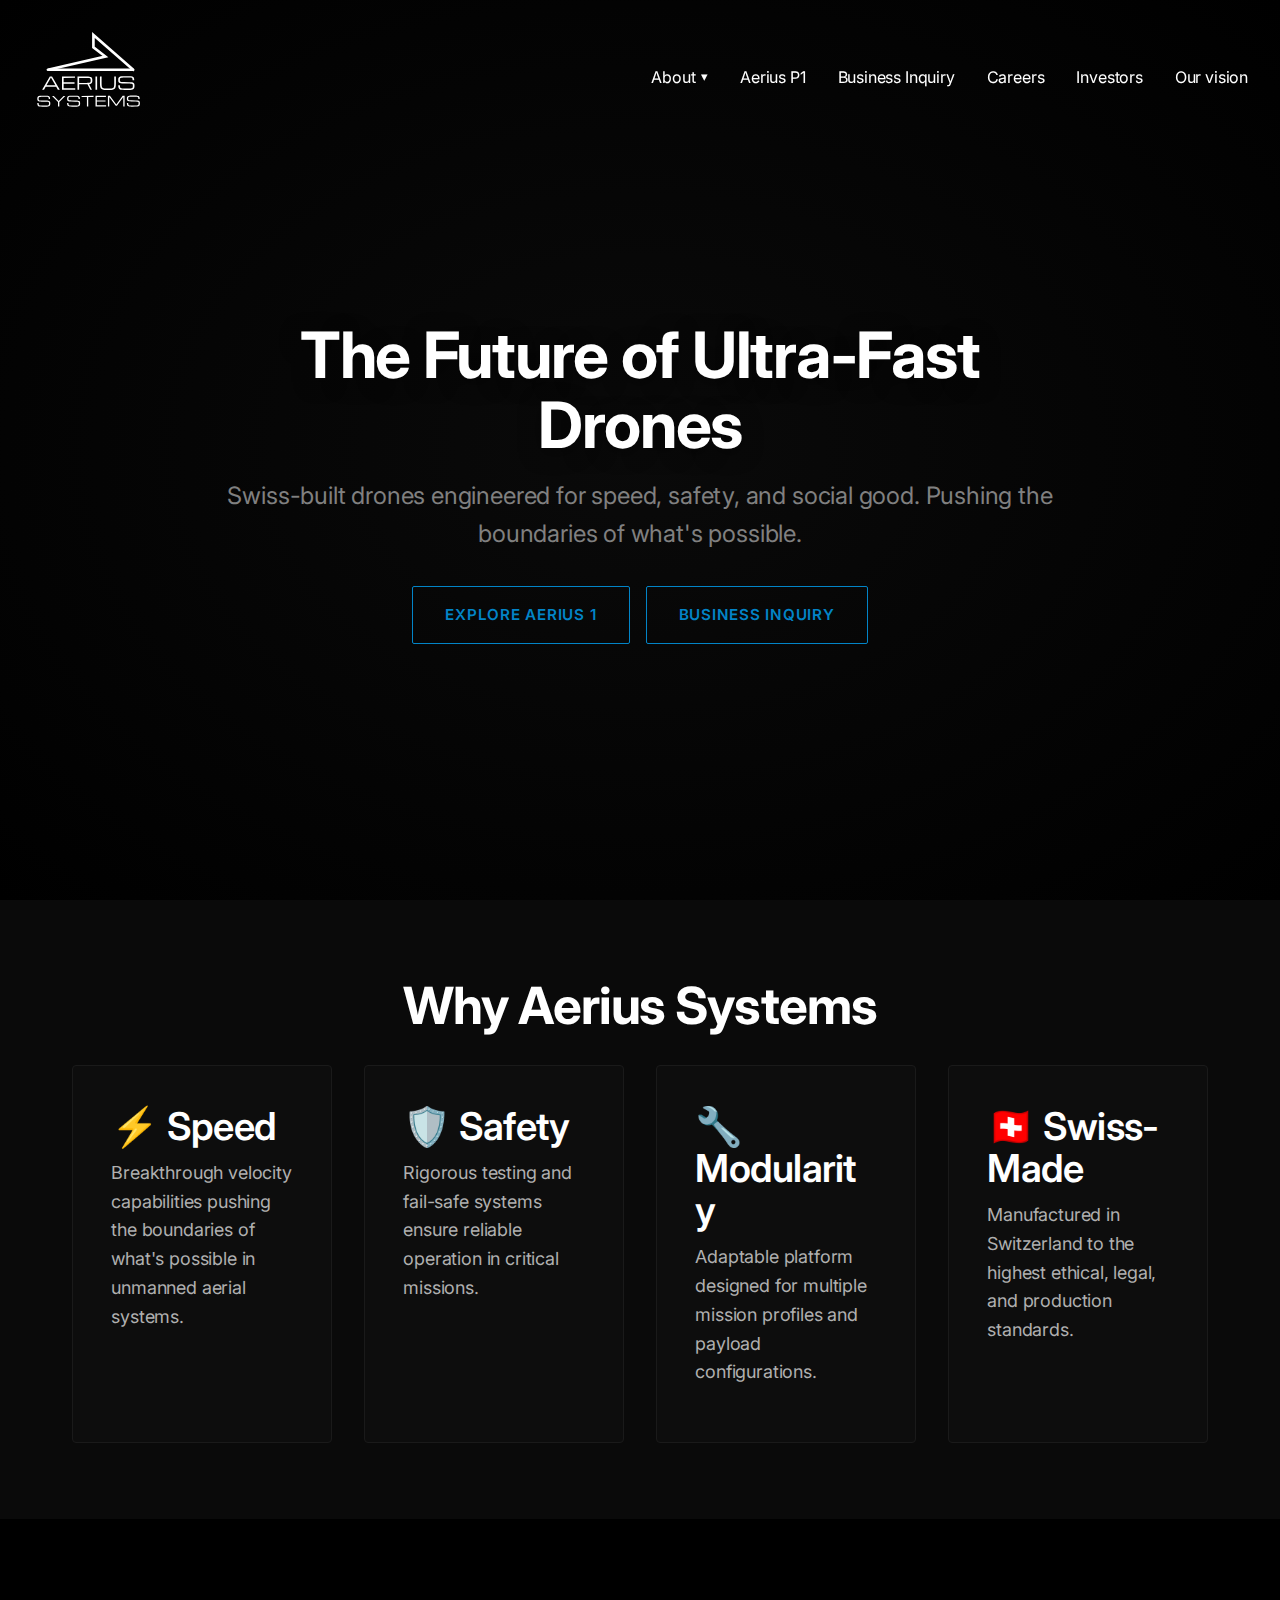
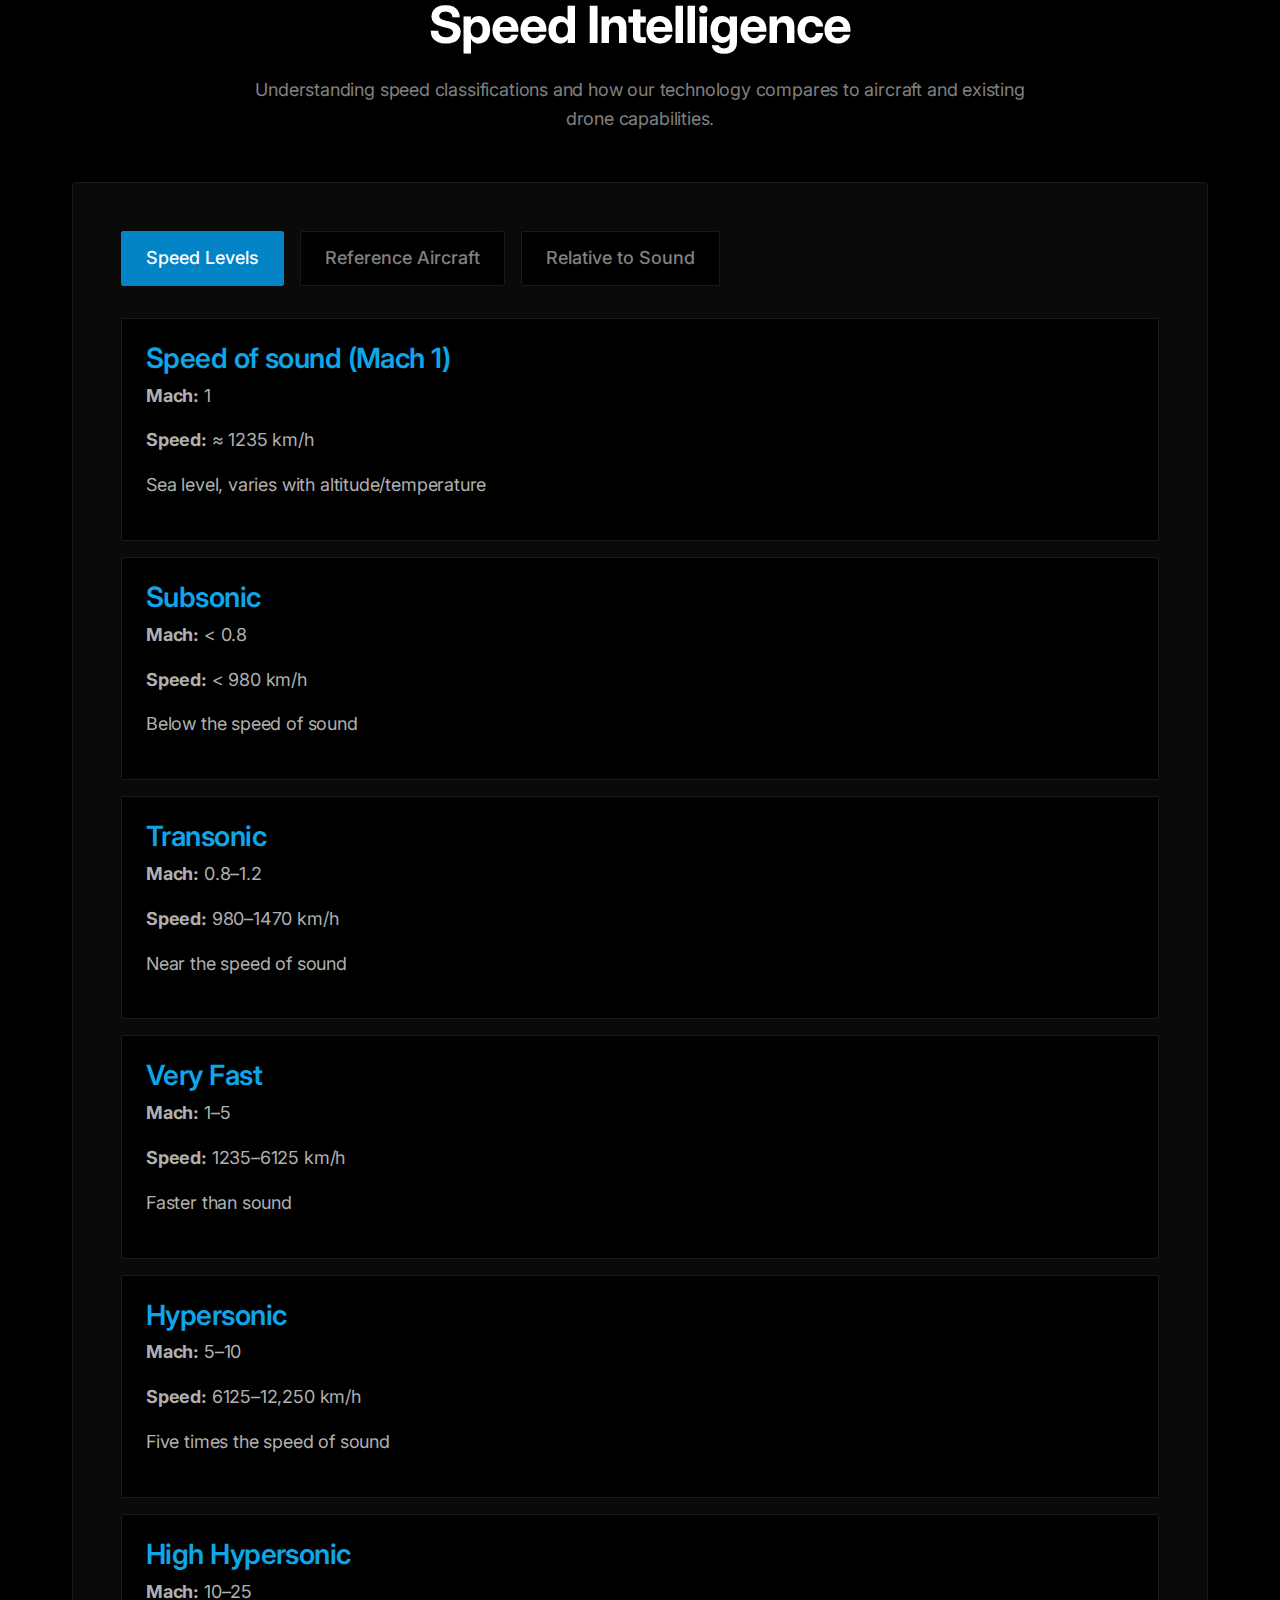
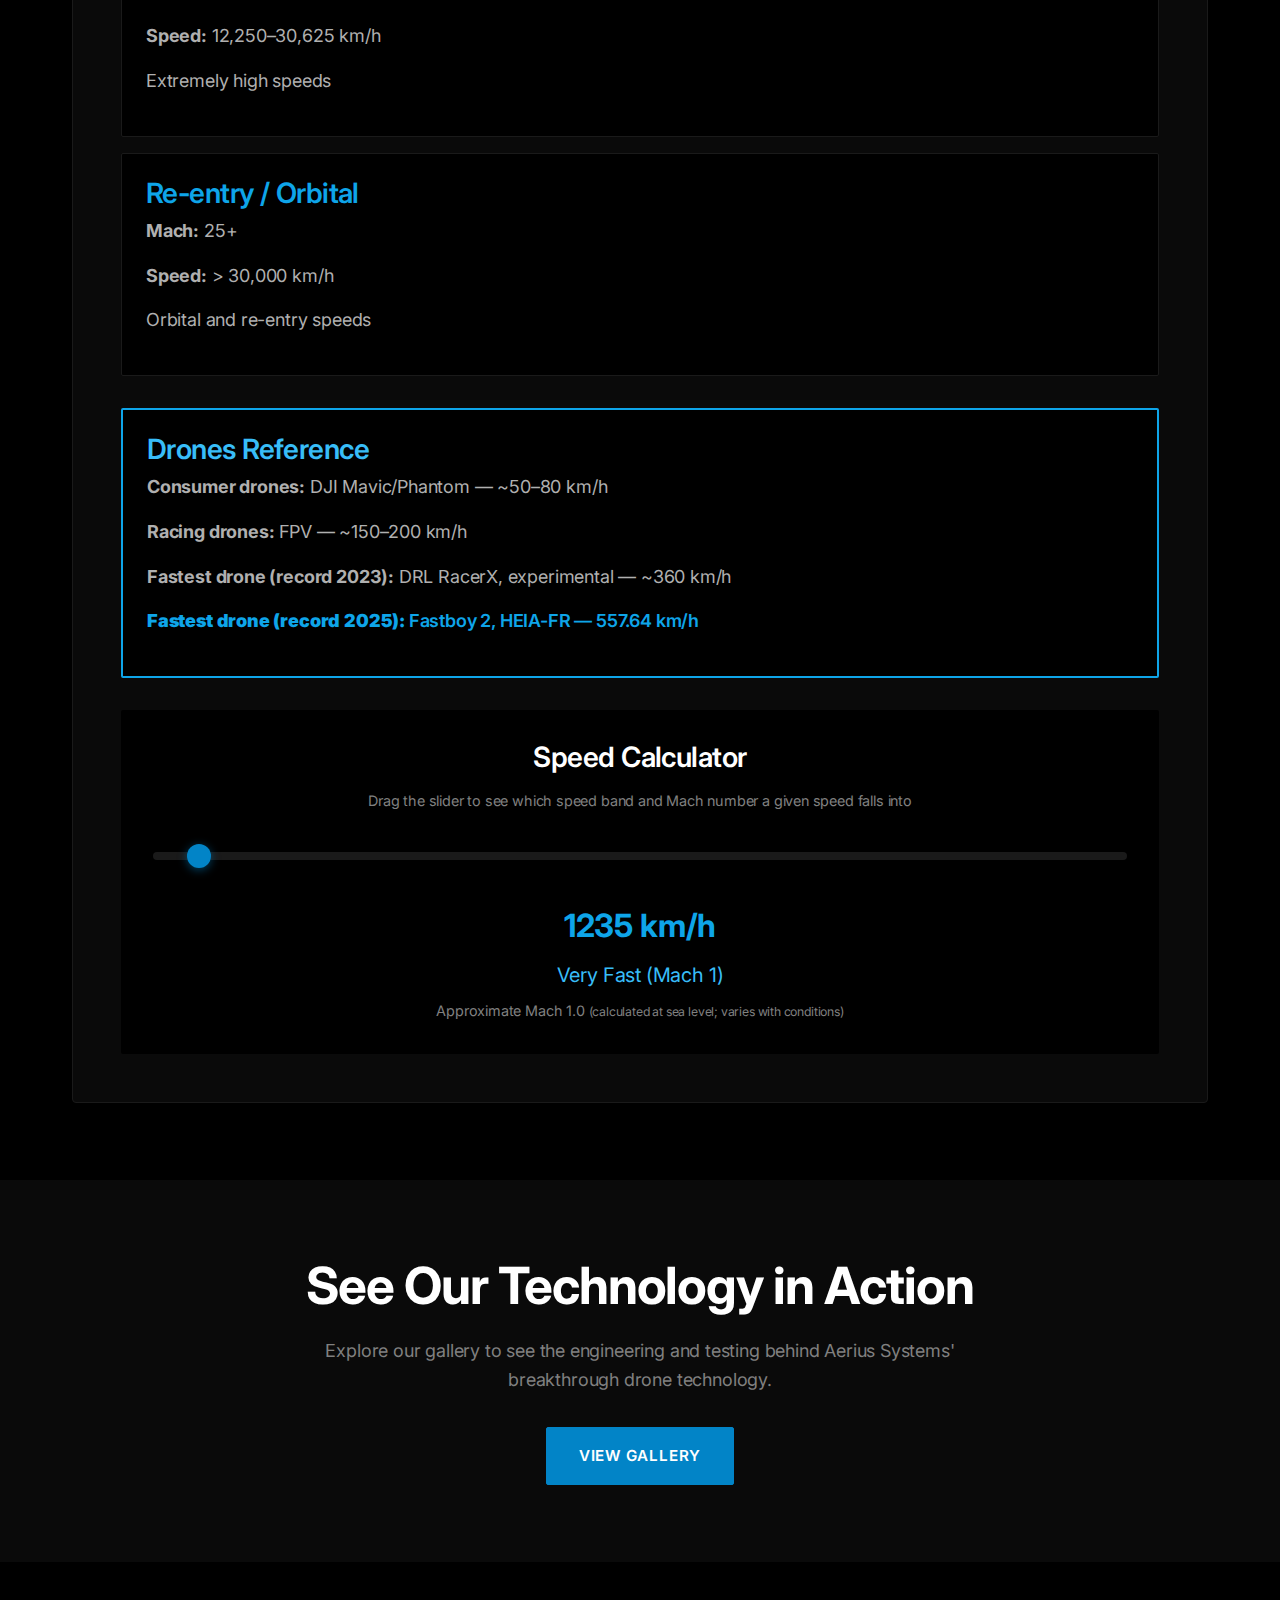
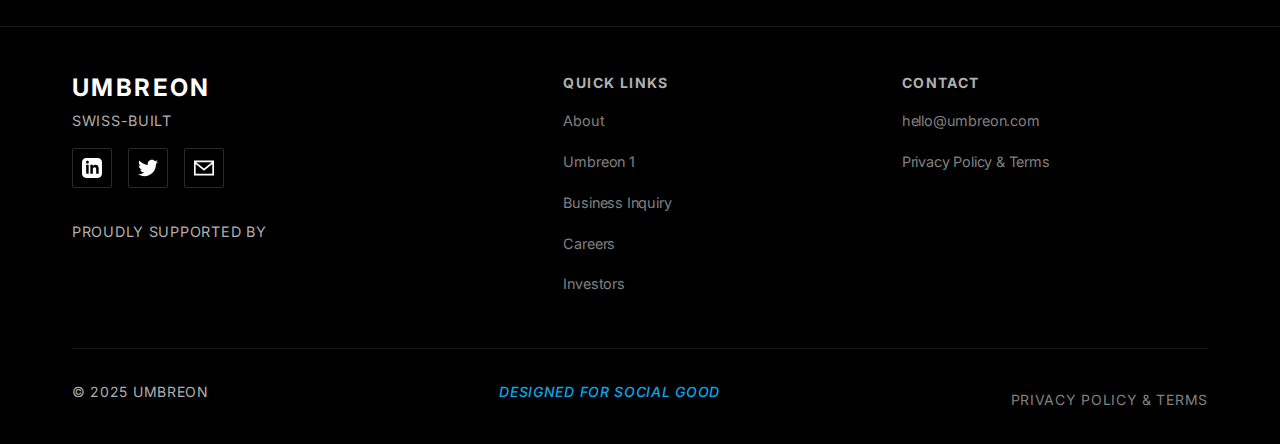
<file: index.html>
<!DOCTYPE html>
<html lang="en">
<head>
  <meta charset="UTF-8">
  <meta name="viewport" content="width=device-width, initial-scale=1.0">
  <meta name="description" content="Aerius Systems - Swiss-built supersonic and ultra-fast drones for social good. Advanced drone technology for rescue, inspection, and logistics.">
  <meta name="keywords" content="supersonic drones, ultra-fast drones, Swiss drones, rescue drones, inspection drones">
  
  <!-- Open Graph -->
  <meta property="og:title" content="Aerius Systems - Swiss Supersonic Drones">
  <meta property="og:description" content="Swiss-built supersonic and ultra-fast drones for social good">
  <meta property="og:type" content="website">
  <meta property="og:url" content="https://aeriussystems.com">
  <meta property="og:image" content="assets/img/hero.svg">
  
  <!-- Twitter Card -->
  <meta name="twitter:card" content="summary_large_image">
  <meta name="twitter:title" content="Aerius Systems - Swiss Supersonic Drones">
  <meta name="twitter:description" content="Swiss-built supersonic and ultra-fast drones for social good">
  <meta name="twitter:image" content="assets/img/hero.svg">
  
  <title>Aerius Systems - Swiss Ultra-Fast Drones</title>
  
  <!-- Favicon -->
  <link rel="icon" type="image/svg+xml" href="assets/img/FavIconAS.svg">
  
  <!-- Preload fonts -->
  <link rel="preconnect" href="https://fonts.googleapis.com">
  <link rel="preconnect" href="https://fonts.gstatic.com" crossorigin>
  <link href="https://fonts.googleapis.com/css2?family=Inter:wght@400;500;600;700&display=swap" rel="stylesheet">
  
  <!-- Stylesheets -->
  <link rel="stylesheet" href="assets/css/reset.css">
  <link rel="stylesheet" href="assets/css/styles.css">
</head>
<body>
  <!-- Skip Link -->
  <a href="#main-content" class="skip-link">Skip to main content</a>
  
  <!-- Header (injected) -->
  <div id="header-placeholder"></div>
  
  <!-- Main Content -->
  <main id="main-content">
    <!-- Hero Section -->
    <section class="hero">
      <div id="hero-animation"></div>
      <div class="hero-content">
        <h1 class="hero-title">The Future of Ultra-Fast Drones</h1>
        <p class="hero-subtitle">Swiss-built drones engineered for speed, safety, and social good. Pushing the boundaries of what's possible.</p>
        <div class="hero-cta">
          <a href="umbreon-1.html" class="btn btn-secondary">Explore Aerius 1</a>
          <a href="business-inquiry.html" class="btn btn-secondary">Business Inquiry</a>
        </div>
      </div>
    </section>
    
    <!-- Highlights Section -->
    <section class="section" style="background: var(--bg-2);">
      <div class="container">
        <h2 class="text-center mb-4">Why Aerius Systems</h2>
        <div class="grid grid-4">
          <div class="card">
            <h3 class="card-title">⚡ Speed</h3>
            <p class="card-content">Breakthrough velocity capabilities pushing the boundaries of what's possible in unmanned aerial systems.</p>
          </div>
          <div class="card">
            <h3 class="card-title">🛡️ Safety</h3>
            <p class="card-content">Rigorous testing and fail-safe systems ensure reliable operation in critical missions.</p>
          </div>
          <div class="card">
            <h3 class="card-title">🔧 Modularity</h3>
            <p class="card-content">Adaptable platform designed for multiple mission profiles and payload configurations.</p>
          </div>
          <div class="card">
            <h3 class="card-title">🇨🇭 Swiss-Made</h3>
            <p class="card-content">Manufactured in Switzerland to the highest ethical, legal, and production standards.</p>
          </div>
        </div>
      </div>
    </section>
    
    <!-- Speed Intelligence Section -->
    <section class="section">
      <div class="container">
        <h2 class="text-center mb-3">Speed Intelligence</h2>
        <p class="text-center mb-4" style="color: var(--muted); max-width: 800px; margin: 0 auto 3rem;">
          Understanding speed classifications and how our technology compares to aircraft and existing drone capabilities.
        </p>
        <div class="speed-intelligence" id="speed-intelligence"></div>
      </div>
    </section>
    
    <!-- Gallery Teaser -->
    <section class="section" style="background: var(--bg-2);">
      <div class="container text-center">
        <h2 class="mb-3">See Our Technology in Action</h2>
        <p style="color: var(--muted); max-width: 700px; margin: 0 auto 2rem;">
          Explore our gallery to see the engineering and testing behind Aerius Systems' breakthrough drone technology.
        </p>
        <a href="about.html#gallery" class="btn btn-primary">View Gallery</a>
      </div>
    </section>
  </main>
  
  <!-- Footer (injected) -->
  <div id="footer-placeholder"></div>
  
  <!-- Scripts -->
  <script src="assets/js/main.js"></script>
  <script src="assets/js/nav.js"></script>
</body>
</html>
</file>
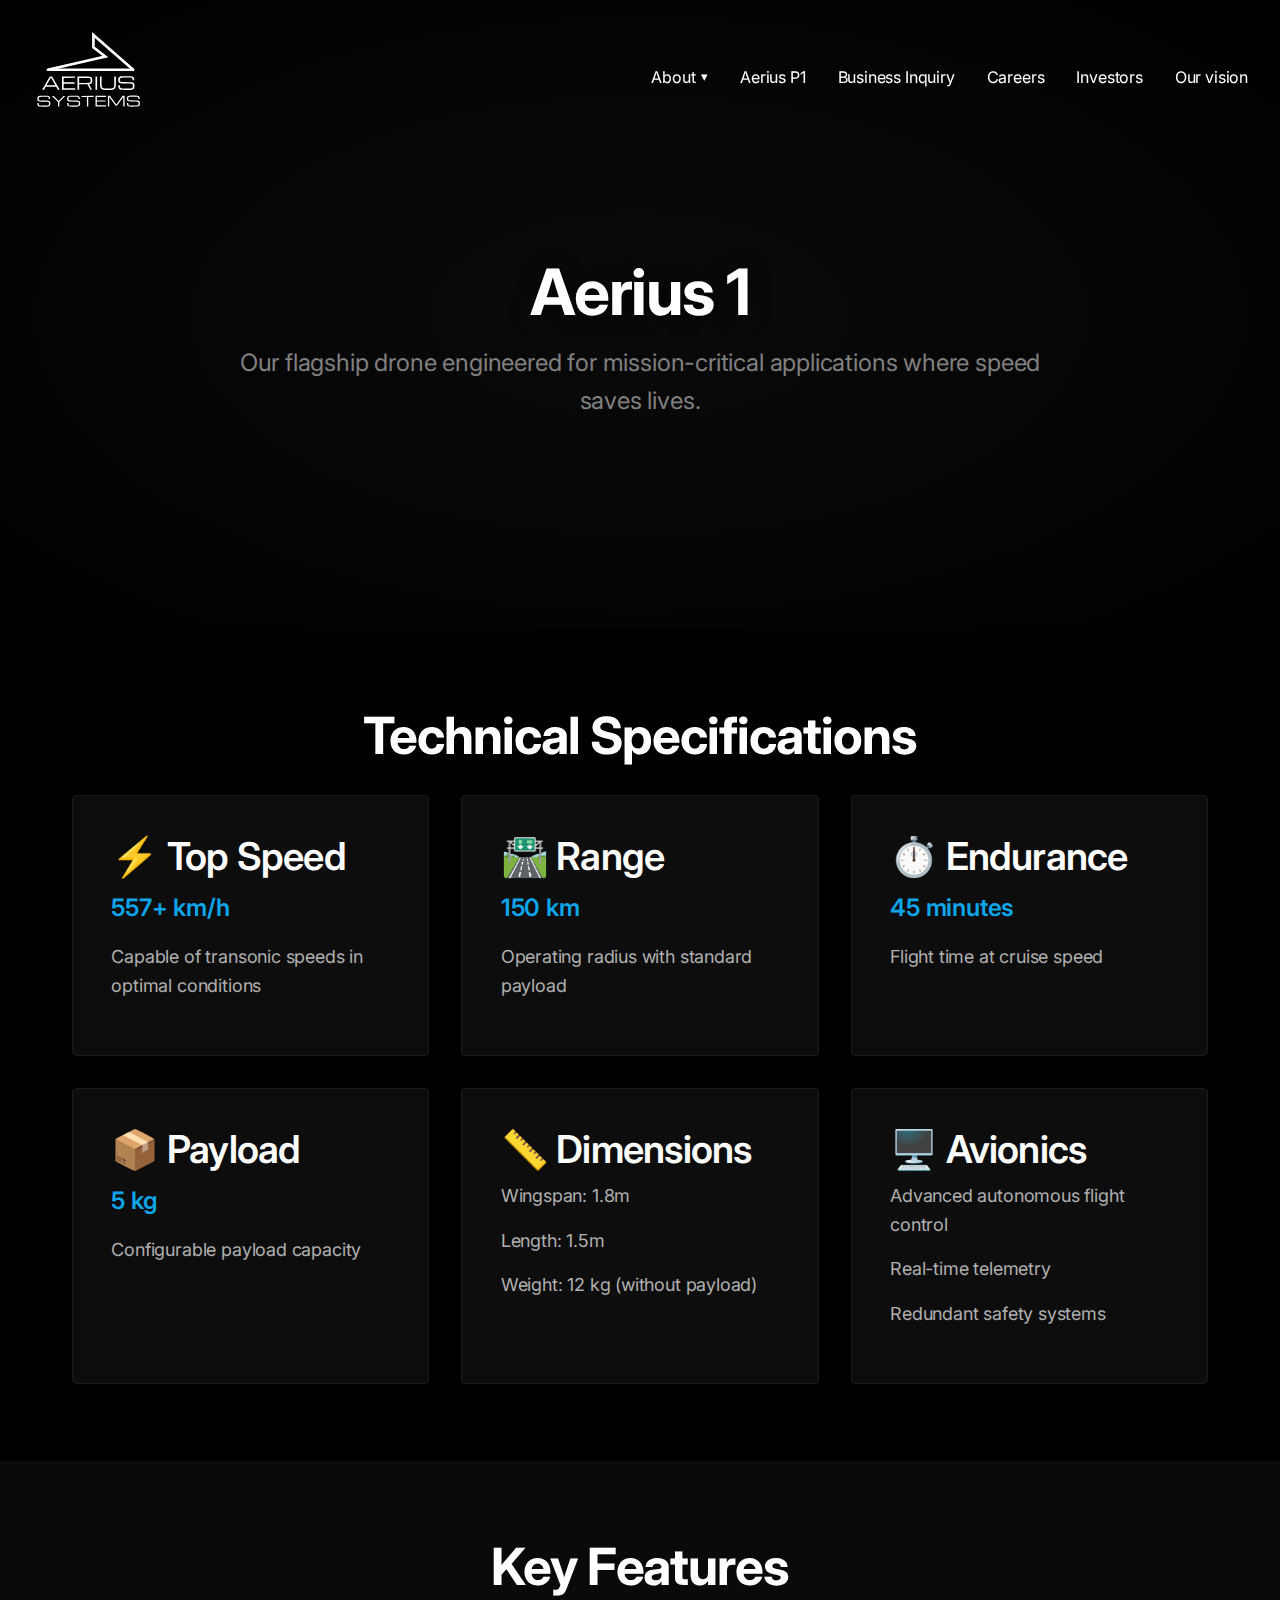
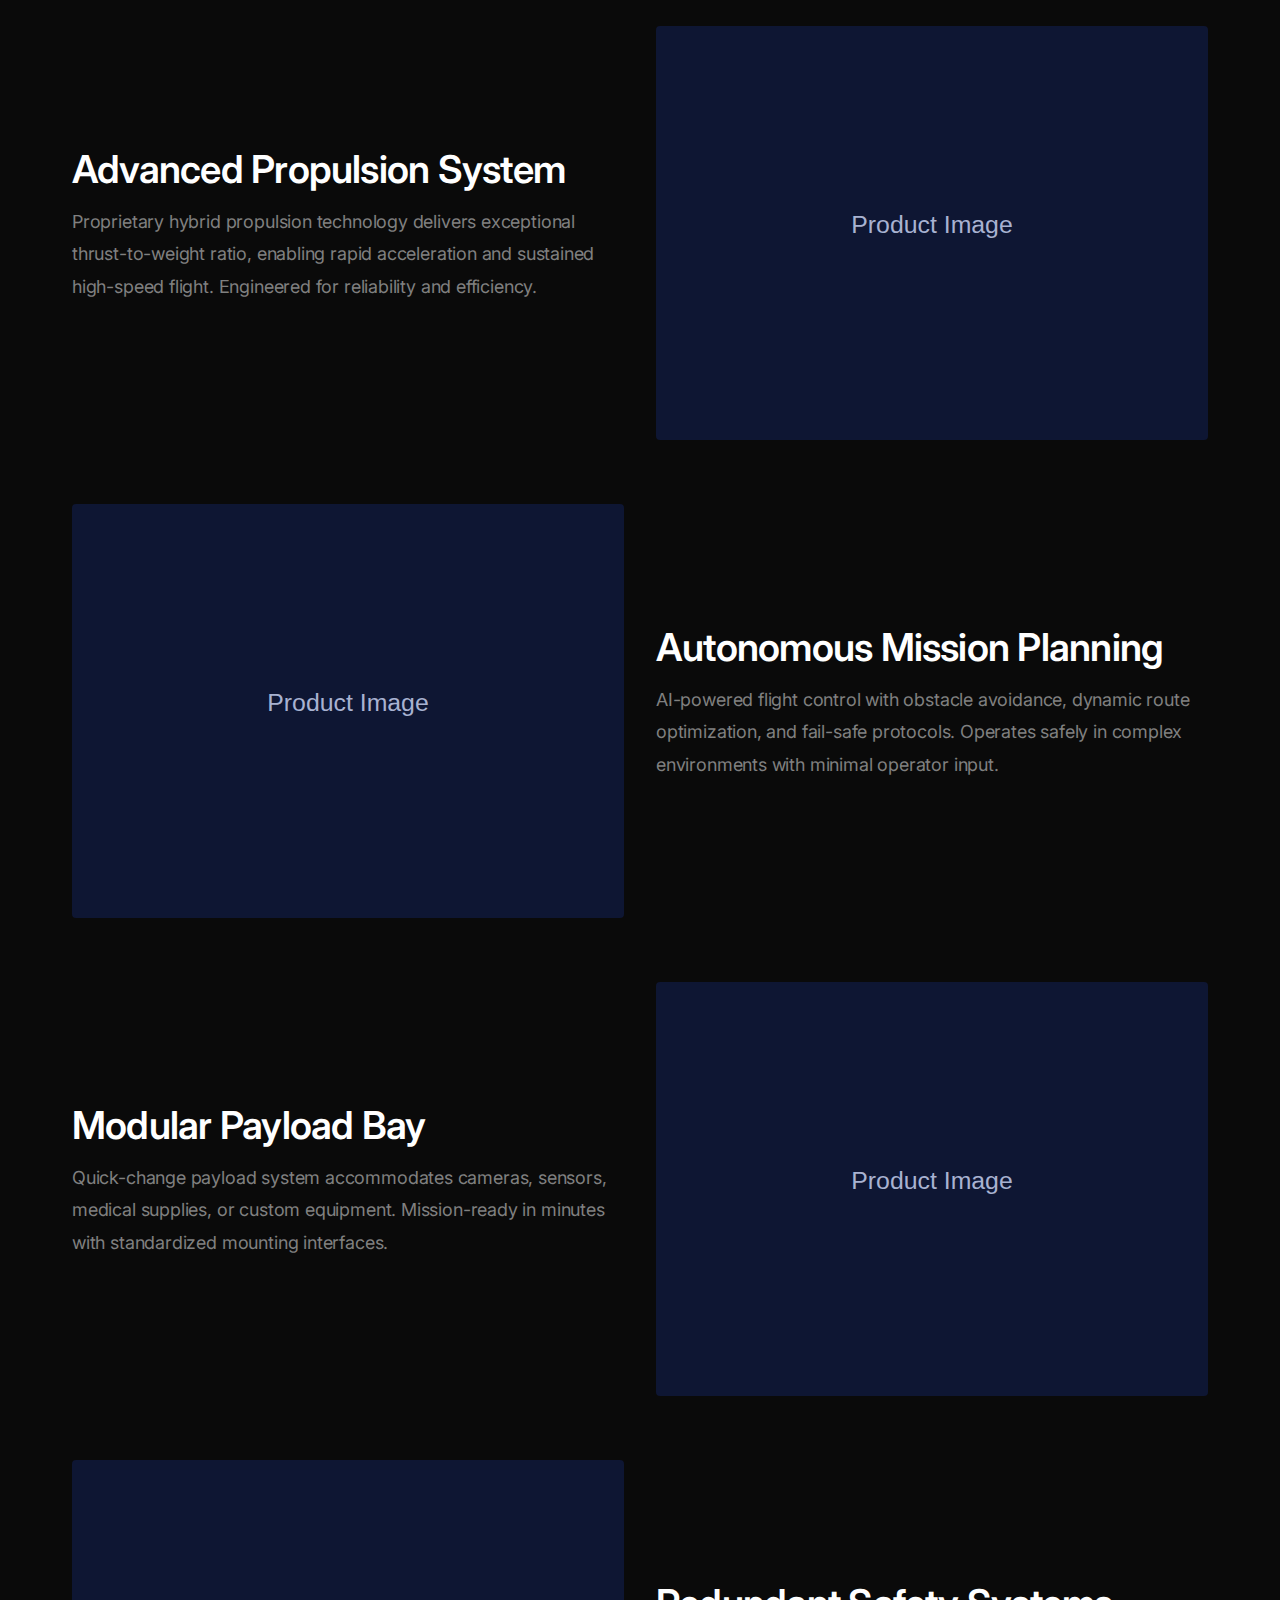
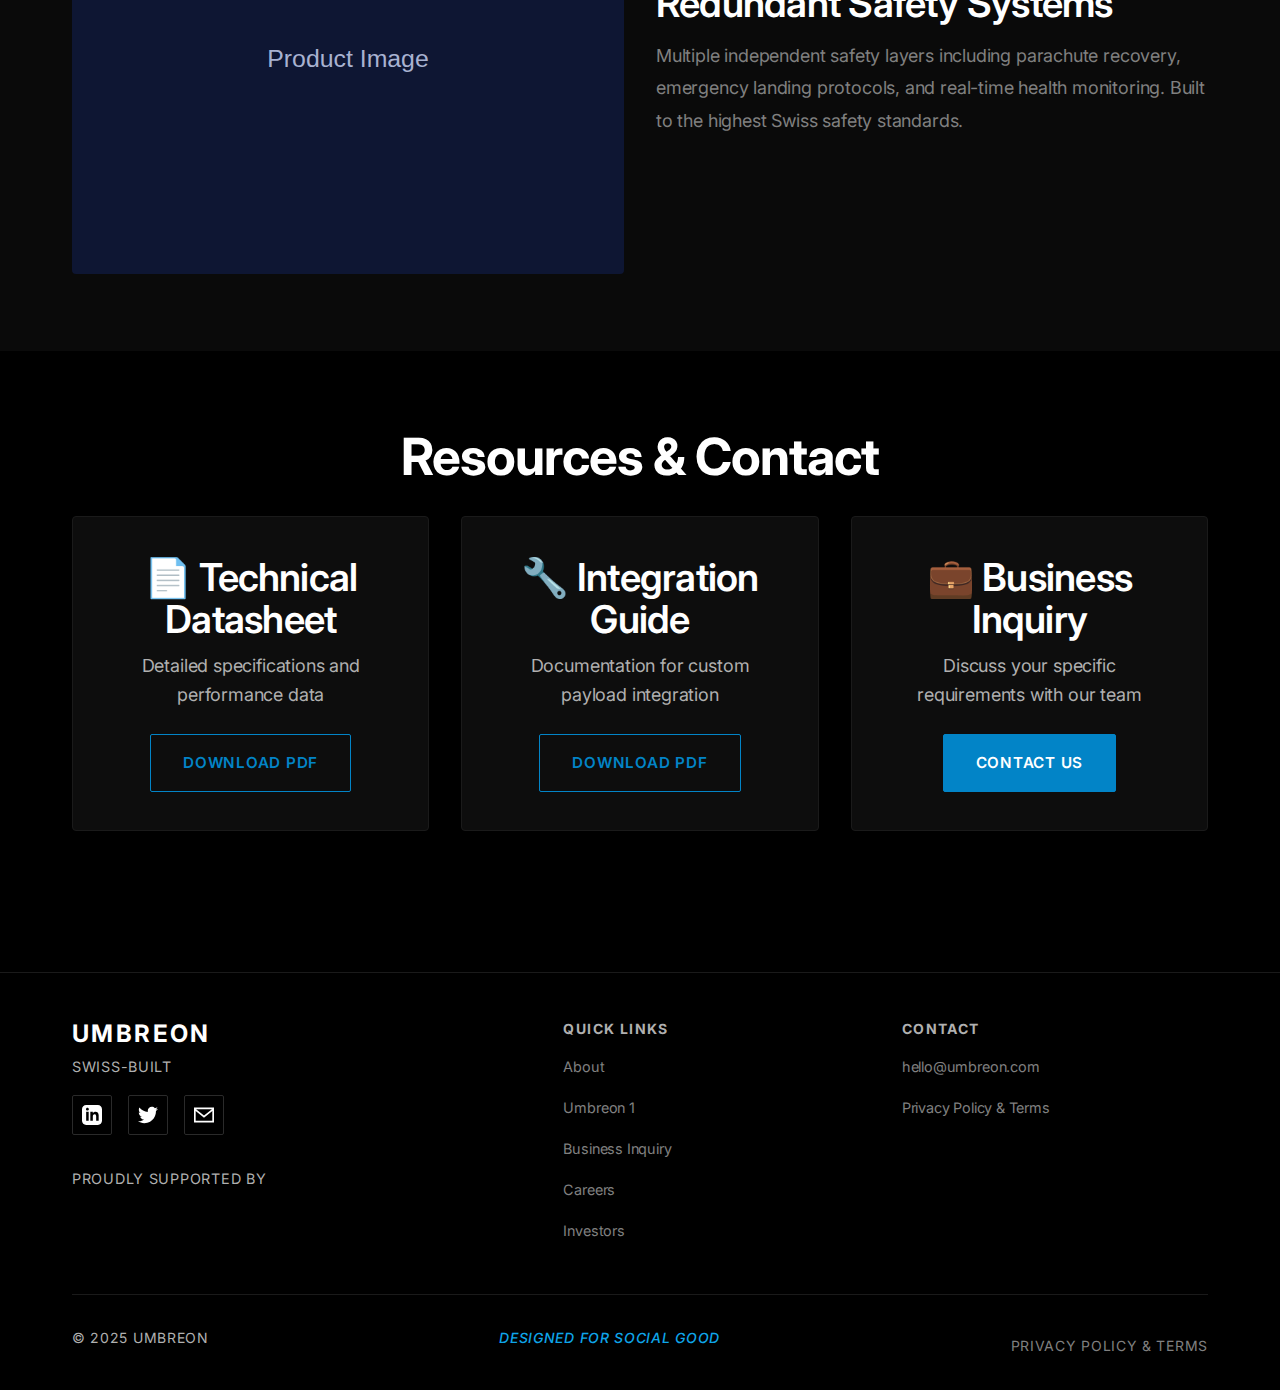
<file: Aerius-001.html>
<!DOCTYPE html>
<html lang="en">
<head>
  <meta charset="UTF-8">
  <meta name="viewport" content="width=device-width, initial-scale=1.0">
  <meta name="description" content="Aerius 1 - Our flagship very fast drone platform designed for critical missions.">
  <title>Aerius 1 - Aerius Systems</title>
  <link rel="icon" type="image/svg+xml" href="assets/img/FavIconAS.svg">
  <link rel="preconnect" href="https://fonts.googleapis.com">
  <link rel="preconnect" href="https://fonts.gstatic.com" crossorigin>
  <link href="https://fonts.googleapis.com/css2?family=Inter:wght@400;500;600;700&display=swap" rel="stylesheet">
  <link rel="stylesheet" href="assets/css/reset.css">
  <link rel="stylesheet" href="assets/css/styles.css">
</head>
<body>
  <a href="#main-content" class="skip-link">Skip to main content</a>
  <div id="header-placeholder"></div>
  
  <main id="main-content">
    <!-- Product Hero -->
    <section class="hero" style="min-height: 70vh;">
      <div id="hero-animation"></div>
      <div class="hero-content">
        <h1 class="hero-title">Aerius 1</h1>
        <p class="hero-subtitle">Our flagship drone engineered for mission-critical applications where speed saves lives.</p>
      </div>
    </section>
    
    <!-- Specifications -->
    <section class="section">
      <div class="container">
        <h2 class="text-center mb-4">Technical Specifications</h2>
        <div class="grid grid-2">
          <div class="card">
            <h3 class="card-title">⚡ Top Speed</h3>
            <p class="card-content" style="font-size: 1.5rem; color: var(--accent); font-weight: 600;">557+ km/h</p>
            <p class="card-content">Capable of transonic speeds in optimal conditions</p>
          </div>
          <div class="card">
            <h3 class="card-title">🛣️ Range</h3>
            <p class="card-content" style="font-size: 1.5rem; color: var(--accent); font-weight: 600;">150 km</p>
            <p class="card-content">Operating radius with standard payload</p>
          </div>
          <div class="card">
            <h3 class="card-title">⏱️ Endurance</h3>
            <p class="card-content" style="font-size: 1.5rem; color: var(--accent); font-weight: 600;">45 minutes</p>
            <p class="card-content">Flight time at cruise speed</p>
          </div>
          <div class="card">
            <h3 class="card-title">📦 Payload</h3>
            <p class="card-content" style="font-size: 1.5rem; color: var(--accent); font-weight: 600;">5 kg</p>
            <p class="card-content">Configurable payload capacity</p>
          </div>
          <div class="card">
            <h3 class="card-title">📏 Dimensions</h3>
            <p class="card-content">Wingspan: 1.8m</p>
            <p class="card-content">Length: 1.5m</p>
            <p class="card-content">Weight: 12 kg (without payload)</p>
          </div>
          <div class="card">
            <h3 class="card-title">🖥️ Avionics</h3>
            <p class="card-content">Advanced autonomous flight control</p>
            <p class="card-content">Real-time telemetry</p>
            <p class="card-content">Redundant safety systems</p>
          </div>
        </div>
      </div>
    </section>
    
    <!-- Features -->
    <section class="section" style="background: var(--bg-2);">
      <div class="container">
        <h2 class="text-center mb-4">Key Features</h2>
        
        <!-- Feature 1 -->
        <div class="grid grid-2" style="margin-bottom: 4rem; align-items: center;">
          <div>
            <h3 class="mb-2">Advanced Propulsion System</h3>
            <p style="color: var(--muted); line-height: 1.8;">
              Proprietary hybrid propulsion technology delivers exceptional thrust-to-weight ratio, enabling rapid acceleration and sustained high-speed flight. Engineered for reliability and efficiency.
            </p>
          </div>
          <img src="assets/img/product.svg" alt="Propulsion system" loading="lazy" style="border-radius: var(--radius);">
        </div>
        
        <!-- Feature 2 -->
        <div class="grid grid-2" style="margin-bottom: 4rem; align-items: center;">
          <img src="assets/img/product.svg" alt="Autonomous systems" loading="lazy" style="border-radius: var(--radius); order: 1;">
          <div style="order: 2;">
            <h3 class="mb-2">Autonomous Mission Planning</h3>
            <p style="color: var(--muted); line-height: 1.8;">
              AI-powered flight control with obstacle avoidance, dynamic route optimization, and fail-safe protocols. Operates safely in complex environments with minimal operator input.
            </p>
          </div>
        </div>
        
        <!-- Feature 3 -->
        <div class="grid grid-2" style="margin-bottom: 4rem; align-items: center;">
          <div>
            <h3 class="mb-2">Modular Payload Bay</h3>
            <p style="color: var(--muted); line-height: 1.8;">
              Quick-change payload system accommodates cameras, sensors, medical supplies, or custom equipment. Mission-ready in minutes with standardized mounting interfaces.
            </p>
          </div>
          <img src="assets/img/product.svg" alt="Payload system" loading="lazy" style="border-radius: var(--radius);">
        </div>
        
        <!-- Feature 4 -->
        <div class="grid grid-2" style="align-items: center;">
          <img src="assets/img/product.svg" alt="Safety systems" loading="lazy" style="border-radius: var(--radius); order: 1;">
          <div style="order: 2;">
            <h3 class="mb-2">Redundant Safety Systems</h3>
            <p style="color: var(--muted); line-height: 1.8;">
              Multiple independent safety layers including parachute recovery, emergency landing protocols, and real-time health monitoring. Built to the highest Swiss safety standards.
            </p>
          </div>
        </div>
      </div>
    </section>
    
    <!-- Downloads & CTA -->
    <section class="section">
      <div class="container">
        <h2 class="text-center mb-4">Resources & Contact</h2>
        <div class="grid grid-3">
          <div class="card text-center">
            <h3 class="card-title">📄 Technical Datasheet</h3>
            <p class="card-content mb-3">Detailed specifications and performance data</p>
            <a href="#" class="btn btn-secondary" onclick="alert('Datasheet download coming soon'); return false;">Download PDF</a>
          </div>
          <div class="card text-center">
            <h3 class="card-title">🔧 Integration Guide</h3>
            <p class="card-content mb-3">Documentation for custom payload integration</p>
            <a href="#" class="btn btn-secondary" onclick="alert('Integration guide coming soon'); return false;">Download PDF</a>
          </div>
          <div class="card text-center">
            <h3 class="card-title">💼 Business Inquiry</h3>
            <p class="card-content mb-3">Discuss your specific requirements with our team</p>
            <a href="business-inquiry.html" class="btn btn-primary">Contact Us</a>
          </div>
        </div>
      </div>
    </section>
  </main>
  
  <div id="footer-placeholder"></div>
  <script src="assets/js/main.js"></script>
  <script src="assets/js/nav.js"></script>
</body>
</html>
</file>
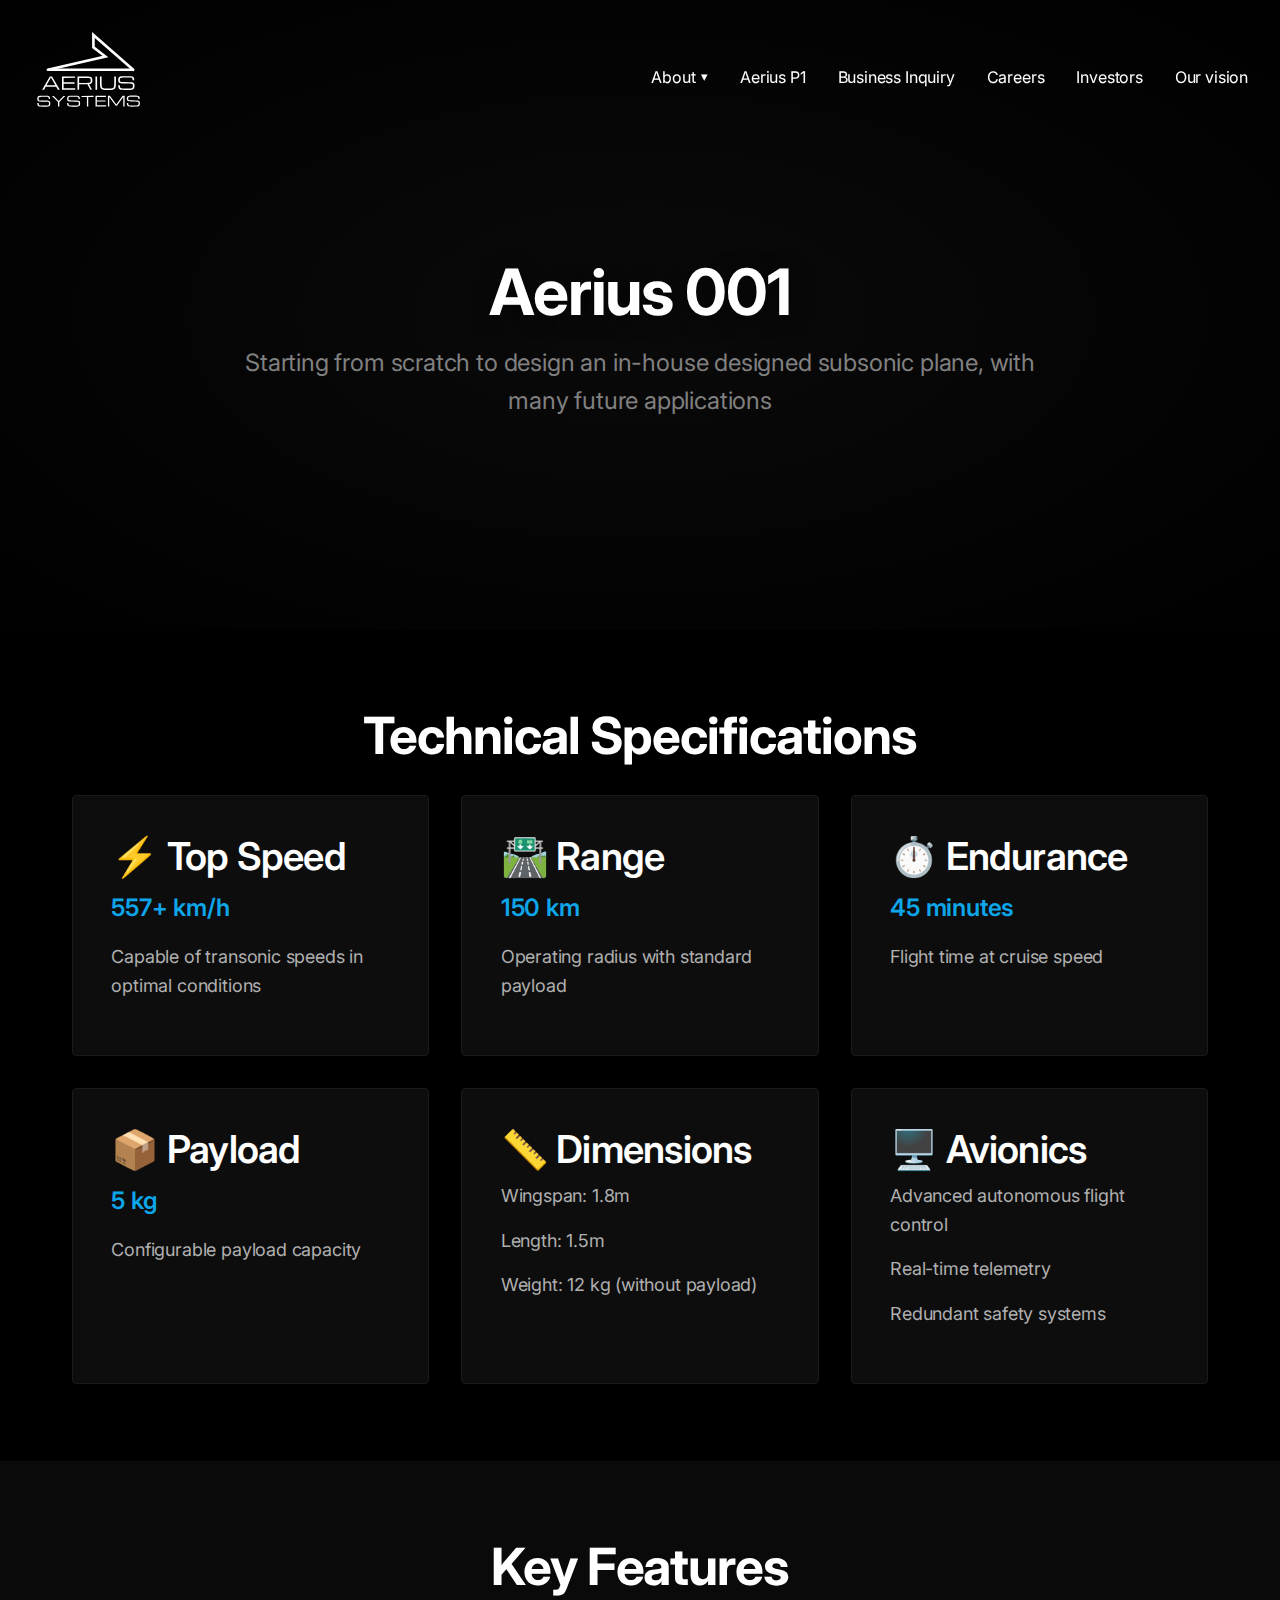
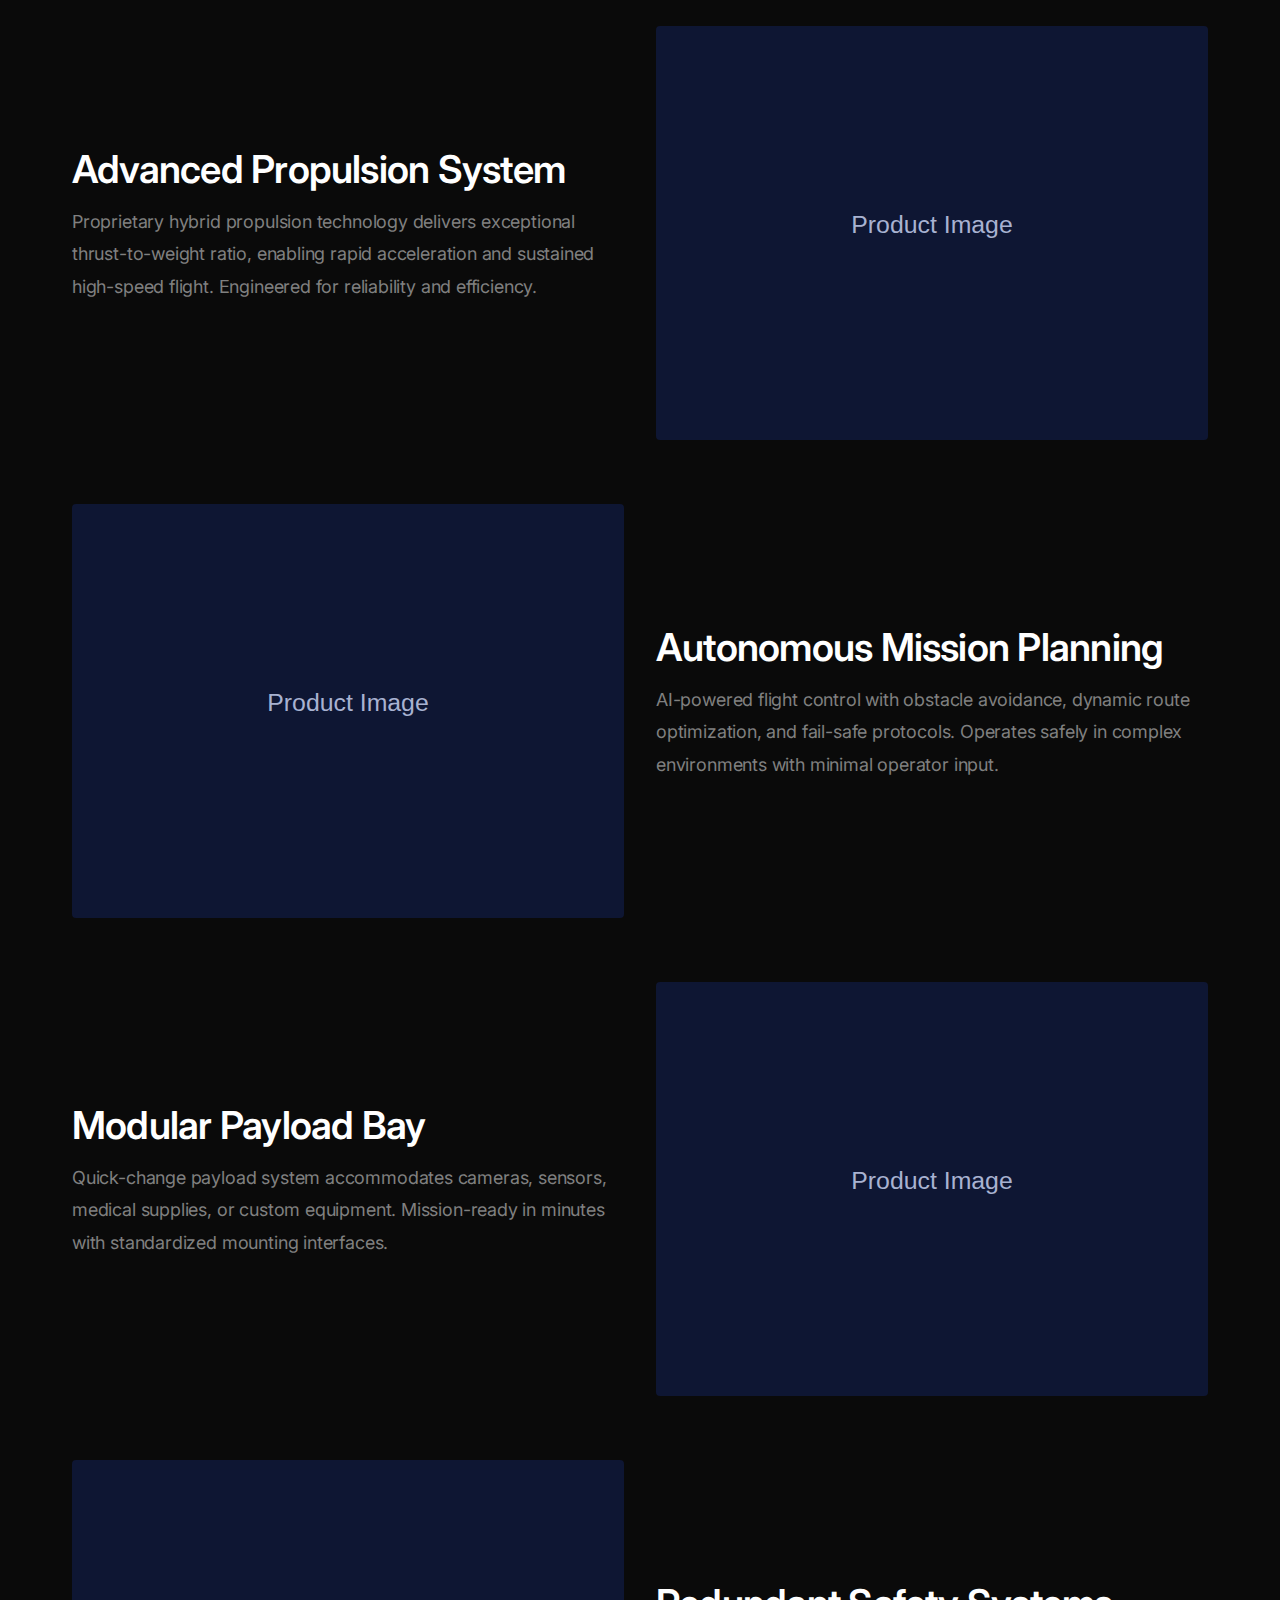
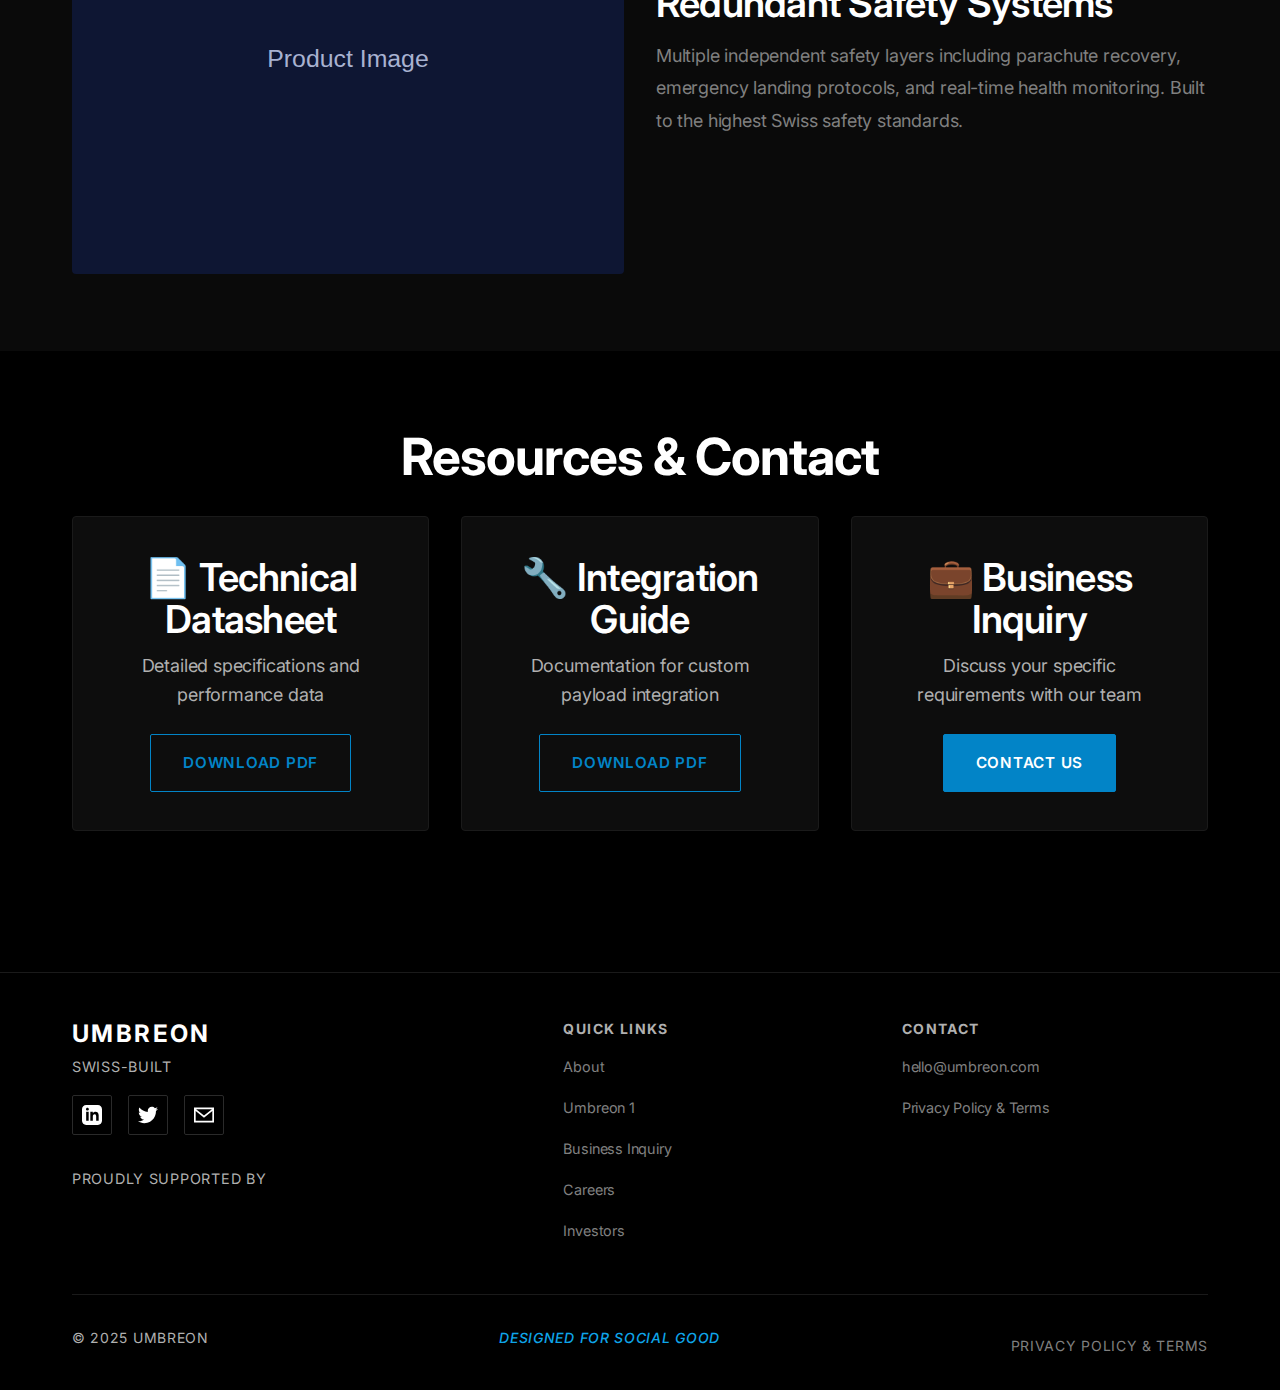
<file: Aerius001.html>
<!DOCTYPE html>
<html lang="en">
<head>
  <meta charset="UTF-8">
  <meta name="viewport" content="width=device-width, initial-scale=1.0">
  <meta name="description" content="Aerius 1 - Our flagship very fast drone platform designed for critical missions.">
  <title>Aerius 001 - Aerius Systems</title>
  <link rel="icon" type="image/svg+xml" href="assets/img/FavIconAS.svg">
  <link rel="preconnect" href="https://fonts.googleapis.com">
  <link rel="preconnect" href="https://fonts.gstatic.com" crossorigin>
  <link href="https://fonts.googleapis.com/css2?family=Inter:wght@400;500;600;700&display=swap" rel="stylesheet">
  <link rel="stylesheet" href="assets/css/reset.css">
  <link rel="stylesheet" href="assets/css/styles.css">
</head>
<body>
  <a href="#main-content" class="skip-link">Skip to main content</a>
  <div id="header-placeholder"></div>
  
  <main id="main-content">
    <!-- Product Hero -->
    <section class="hero" style="min-height: 70vh;">
      <div id="hero-animation"></div>
      <div class="hero-content">
        <h1 class="hero-title">Aerius 001</h1>
        <p class="hero-subtitle">Starting from scratch to design an in-house designed subsonic plane, with many future applications</p>
      </div>
    </section>
    
    <!-- Specifications -->
    <section class="section">
      <div class="container">
        <h2 class="text-center mb-4">Technical Specifications</h2>
        <div class="grid grid-2">
          <div class="card">
            <h3 class="card-title">⚡ Top Speed</h3>
            <p class="card-content" style="font-size: 1.5rem; color: var(--accent); font-weight: 600;">557+ km/h</p>
            <p class="card-content">Capable of transonic speeds in optimal conditions</p>
          </div>
          <div class="card">
            <h3 class="card-title">🛣️ Range</h3>
            <p class="card-content" style="font-size: 1.5rem; color: var(--accent); font-weight: 600;">150 km</p>
            <p class="card-content">Operating radius with standard payload</p>
          </div>
          <div class="card">
            <h3 class="card-title">⏱️ Endurance</h3>
            <p class="card-content" style="font-size: 1.5rem; color: var(--accent); font-weight: 600;">45 minutes</p>
            <p class="card-content">Flight time at cruise speed</p>
          </div>
          <div class="card">
            <h3 class="card-title">📦 Payload</h3>
            <p class="card-content" style="font-size: 1.5rem; color: var(--accent); font-weight: 600;">5 kg</p>
            <p class="card-content">Configurable payload capacity</p>
          </div>
          <div class="card">
            <h3 class="card-title">📏 Dimensions</h3>
            <p class="card-content">Wingspan: 1.8m</p>
            <p class="card-content">Length: 1.5m</p>
            <p class="card-content">Weight: 12 kg (without payload)</p>
          </div>
          <div class="card">
            <h3 class="card-title">🖥️ Avionics</h3>
            <p class="card-content">Advanced autonomous flight control</p>
            <p class="card-content">Real-time telemetry</p>
            <p class="card-content">Redundant safety systems</p>
          </div>
        </div>
      </div>
    </section>
    
    <!-- Features -->
    <section class="section" style="background: var(--bg-2);">
      <div class="container">
        <h2 class="text-center mb-4">Key Features</h2>
        
        <!-- Feature 1 -->
        <div class="grid grid-2" style="margin-bottom: 4rem; align-items: center;">
          <div>
            <h3 class="mb-2">Advanced Propulsion System</h3>
            <p style="color: var(--muted); line-height: 1.8;">
              Proprietary hybrid propulsion technology delivers exceptional thrust-to-weight ratio, enabling rapid acceleration and sustained high-speed flight. Engineered for reliability and efficiency.
            </p>
          </div>
          <img src="assets/img/product.svg" alt="Propulsion system" loading="lazy" style="border-radius: var(--radius);">
        </div>
        
        <!-- Feature 2 -->
        <div class="grid grid-2" style="margin-bottom: 4rem; align-items: center;">
          <img src="assets/img/product.svg" alt="Autonomous systems" loading="lazy" style="border-radius: var(--radius); order: 1;">
          <div style="order: 2;">
            <h3 class="mb-2">Autonomous Mission Planning</h3>
            <p style="color: var(--muted); line-height: 1.8;">
              AI-powered flight control with obstacle avoidance, dynamic route optimization, and fail-safe protocols. Operates safely in complex environments with minimal operator input.
            </p>
          </div>
        </div>
        
        <!-- Feature 3 -->
        <div class="grid grid-2" style="margin-bottom: 4rem; align-items: center;">
          <div>
            <h3 class="mb-2">Modular Payload Bay</h3>
            <p style="color: var(--muted); line-height: 1.8;">
              Quick-change payload system accommodates cameras, sensors, medical supplies, or custom equipment. Mission-ready in minutes with standardized mounting interfaces.
            </p>
          </div>
          <img src="assets/img/product.svg" alt="Payload system" loading="lazy" style="border-radius: var(--radius);">
        </div>
        
        <!-- Feature 4 -->
        <div class="grid grid-2" style="align-items: center;">
          <img src="assets/img/product.svg" alt="Safety systems" loading="lazy" style="border-radius: var(--radius); order: 1;">
          <div style="order: 2;">
            <h3 class="mb-2">Redundant Safety Systems</h3>
            <p style="color: var(--muted); line-height: 1.8;">
              Multiple independent safety layers including parachute recovery, emergency landing protocols, and real-time health monitoring. Built to the highest Swiss safety standards.
            </p>
          </div>
        </div>
      </div>
    </section>
    
    <!-- Downloads & CTA -->
    <section class="section">
      <div class="container">
        <h2 class="text-center mb-4">Resources & Contact</h2>
        <div class="grid grid-3">
          <div class="card text-center">
            <h3 class="card-title">📄 Technical Datasheet</h3>
            <p class="card-content mb-3">Detailed specifications and performance data</p>
            <a href="#" class="btn btn-secondary" onclick="alert('Datasheet download coming soon'); return false;">Download PDF</a>
          </div>
          <div class="card text-center">
            <h3 class="card-title">🔧 Integration Guide</h3>
            <p class="card-content mb-3">Documentation for custom payload integration</p>
            <a href="#" class="btn btn-secondary" onclick="alert('Integration guide coming soon'); return false;">Download PDF</a>
          </div>
          <div class="card text-center">
            <h3 class="card-title">💼 Business Inquiry</h3>
            <p class="card-content mb-3">Discuss your specific requirements with our team</p>
            <a href="business-inquiry.html" class="btn btn-primary">Contact Us</a>
          </div>
        </div>
      </div>
    </section>
  </main>
  
  <div id="footer-placeholder"></div>
  <script src="assets/js/main.js"></script>
  <script src="assets/js/nav.js"></script>
</body>
</html>
</file>
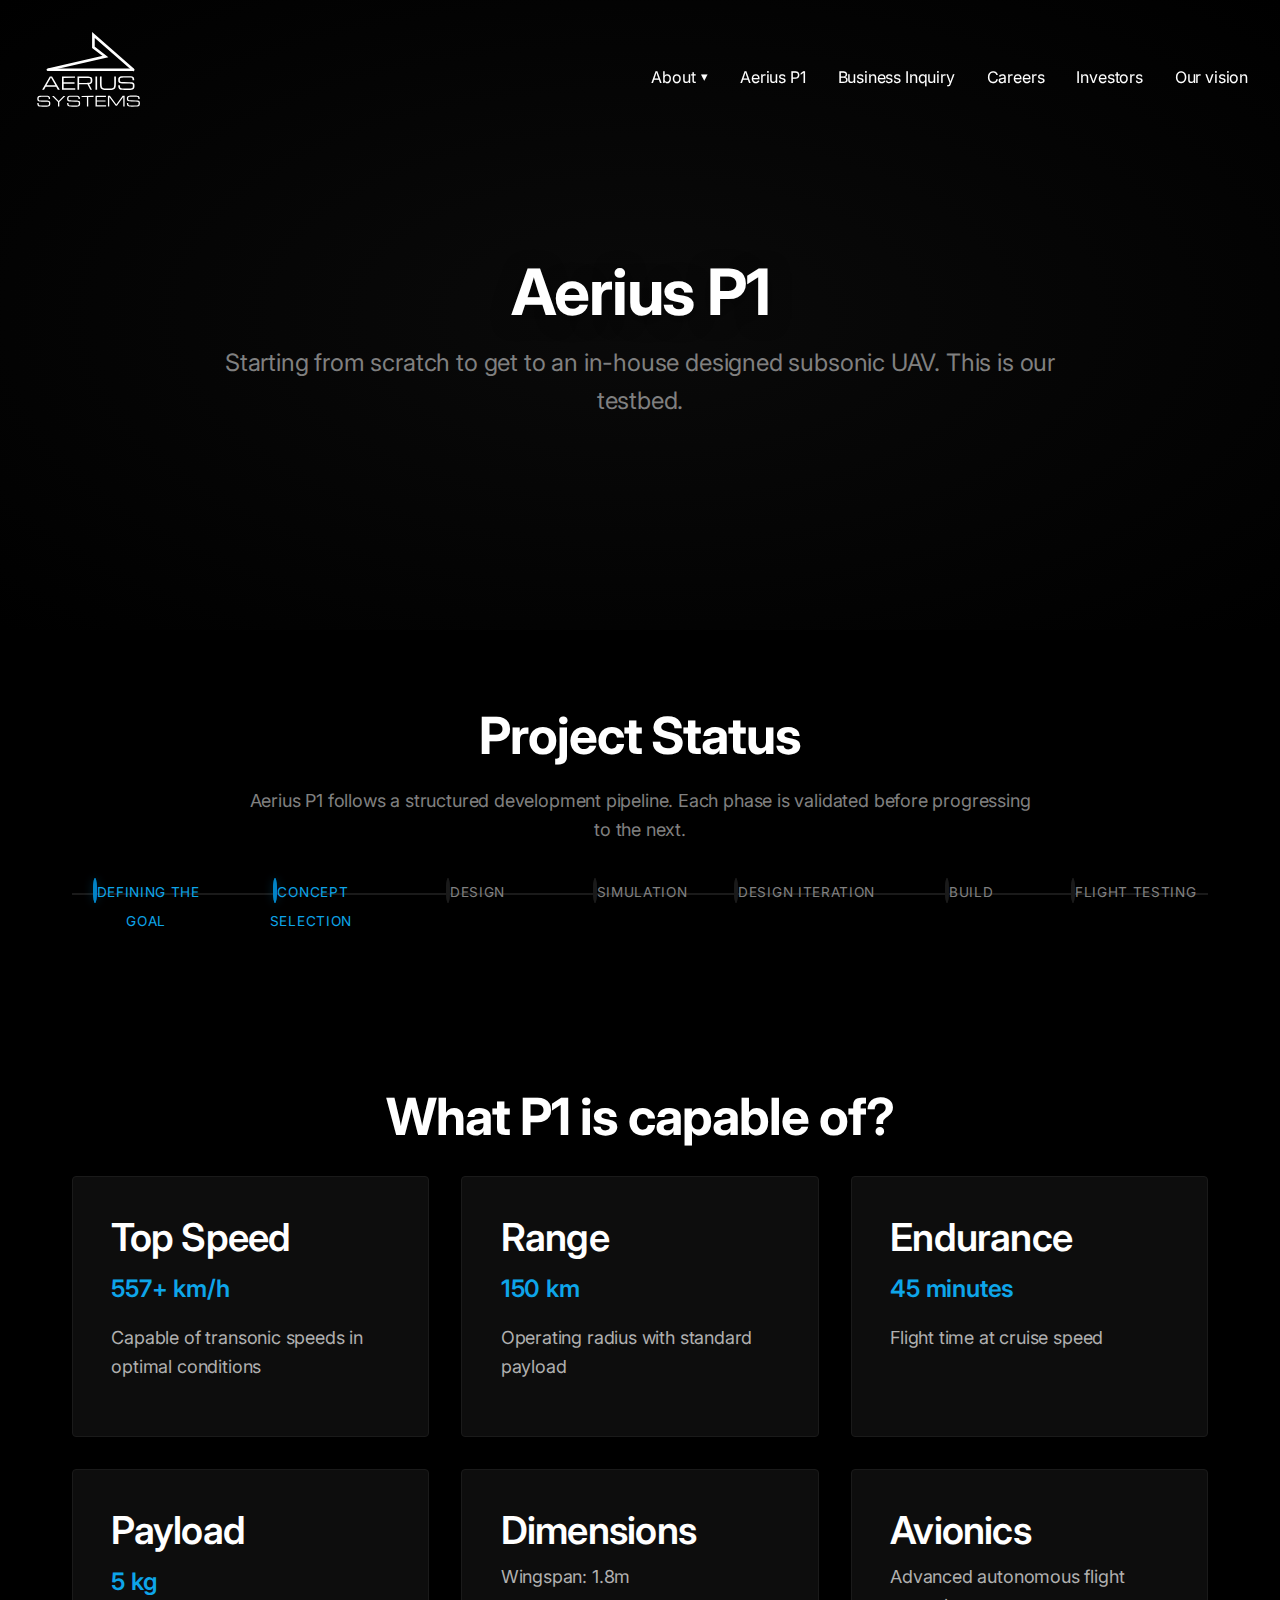
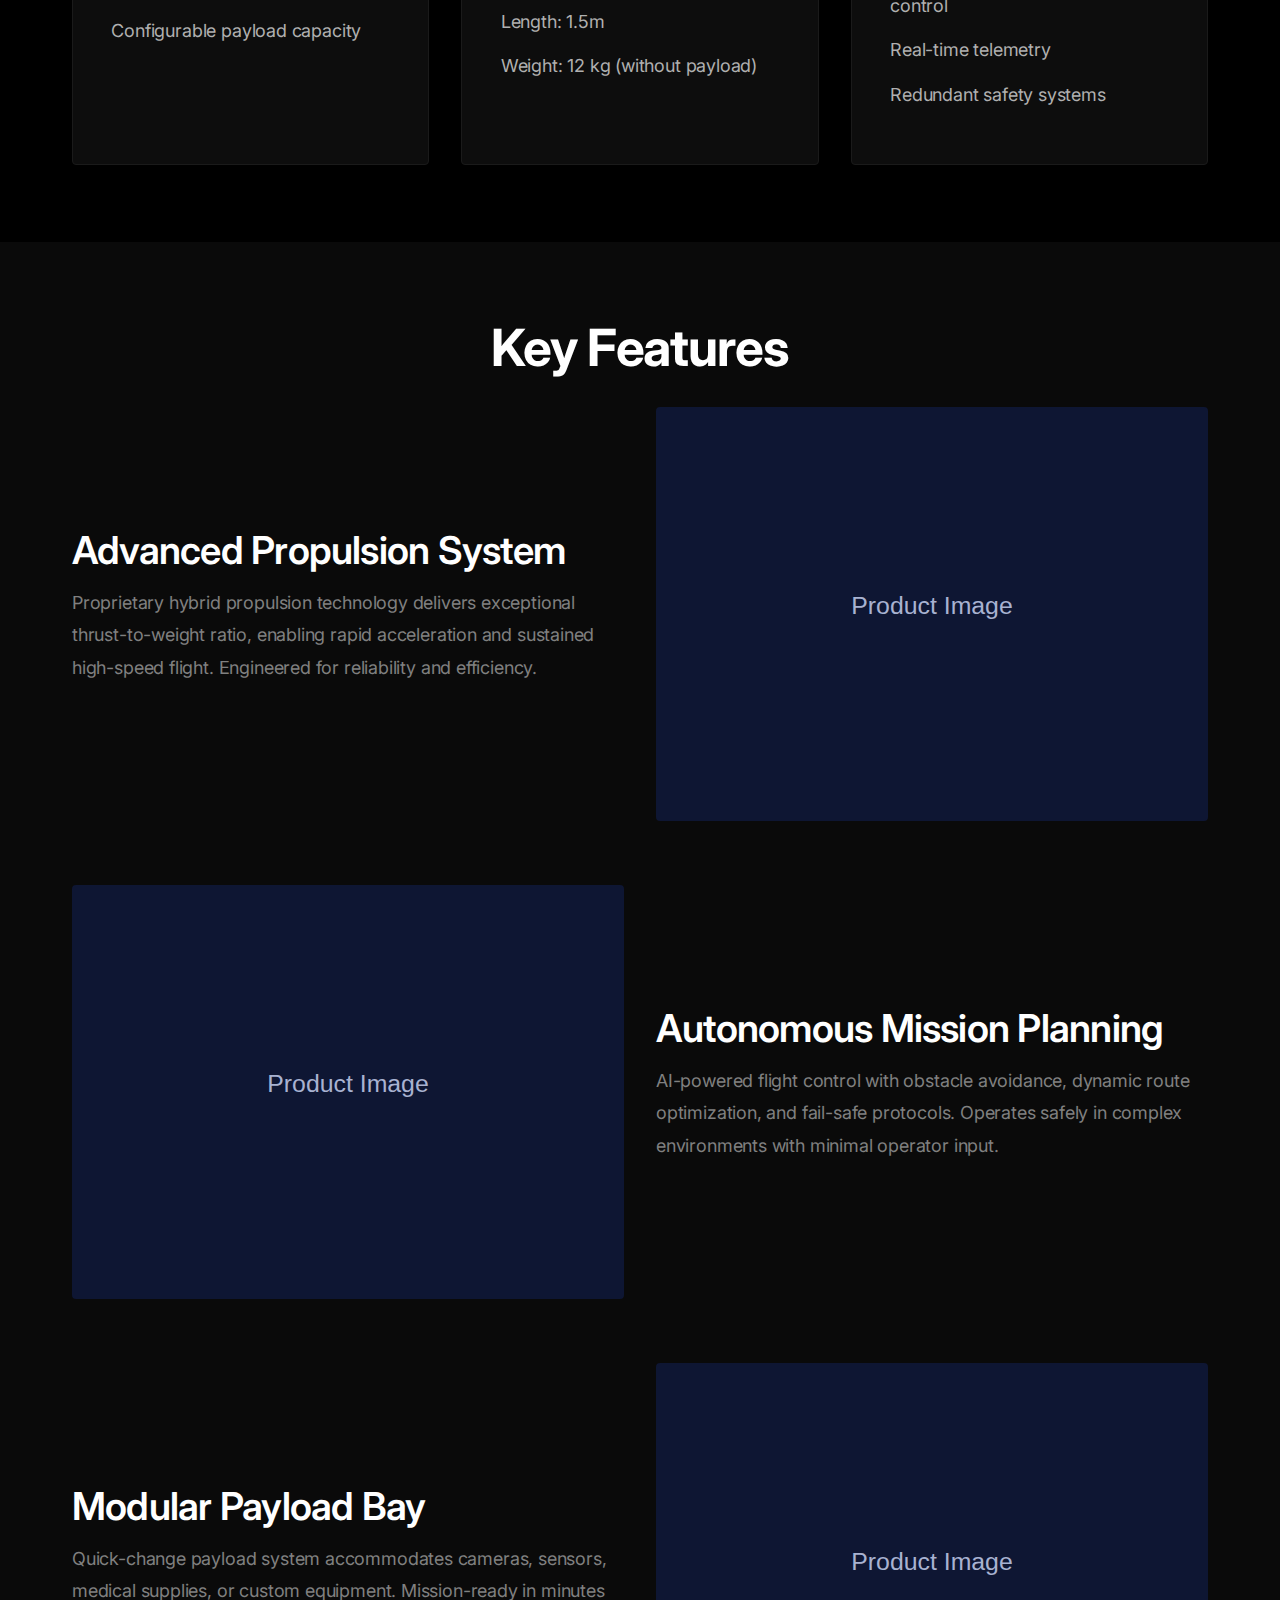
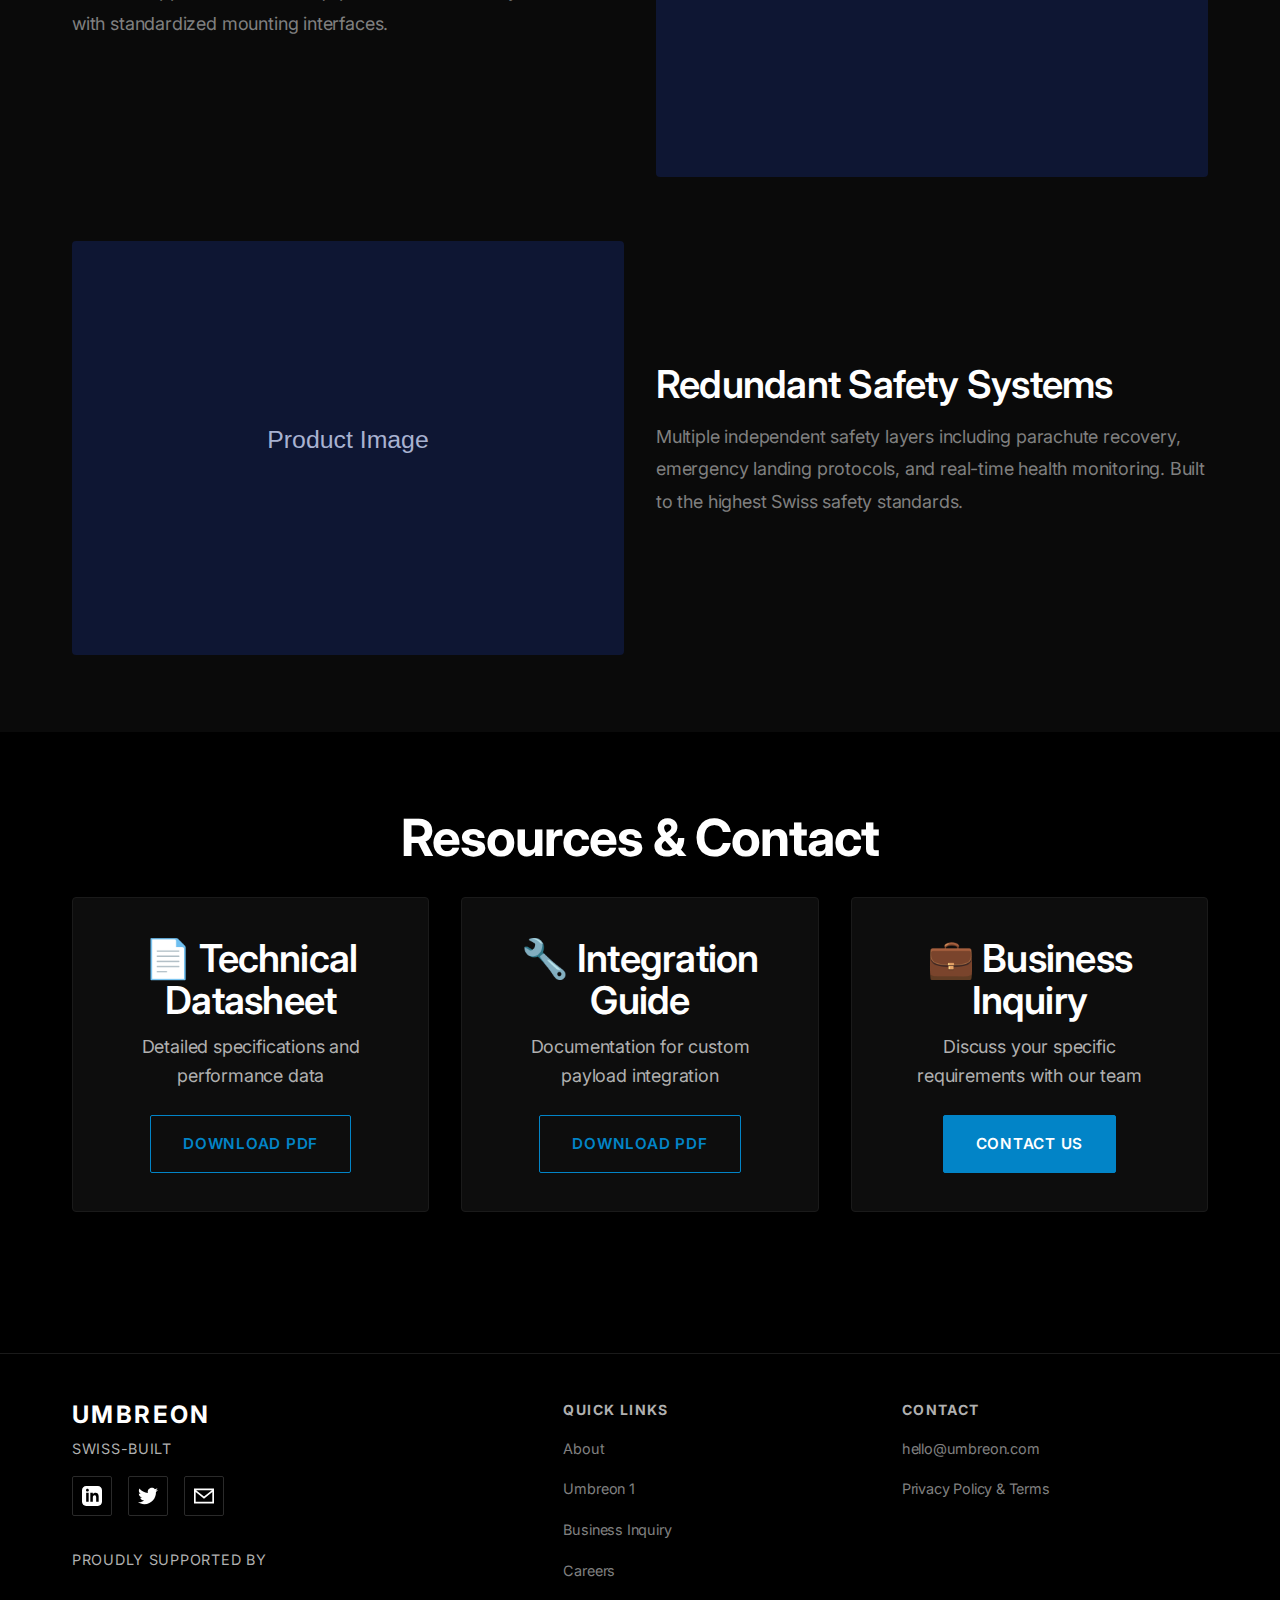
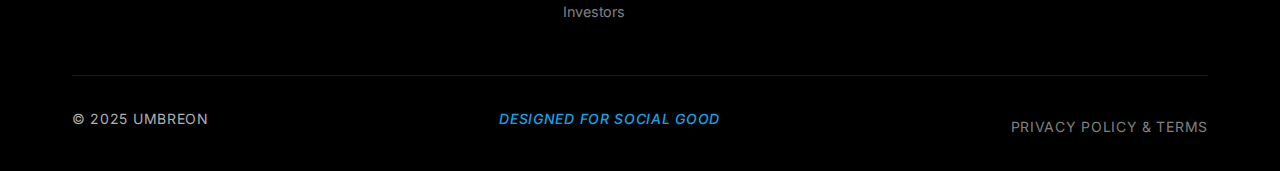
<file: AeriusP1.html>
<!DOCTYPE html>
<html lang="en">
<head>
  <meta charset="UTF-8">
  <meta name="viewport" content="width=device-width, initial-scale=1.0">
  <meta name="description" content="Aerius 1 - Our flagship very fast drone platform designed for critical missions.">
  <title>Aerius P1 - Aerius Systems</title>
  <link rel="icon" type="image/svg+xml" href="assets/img/FavIconAS.svg">
  <link rel="preconnect" href="https://fonts.googleapis.com">
  <link rel="preconnect" href="https://fonts.gstatic.com" crossorigin>
  <link href="https://fonts.googleapis.com/css2?family=Inter:wght@400;500;600;700&display=swap" rel="stylesheet">
  <link rel="stylesheet" href="assets/css/reset.css">
  <link rel="stylesheet" href="assets/css/styles.css">
</head>
<body>
  <a href="#main-content" class="skip-link">Skip to main content</a>
  <div id="header-placeholder"></div>
  
  <main id="main-content">
    <!-- Product Hero -->
    <section class="hero" style="min-height: 70vh;">
      <div id="hero-animation"></div>
      <div class="hero-content">
        <h1 class="hero-title">Aerius P1</h1>
        <p class="hero-subtitle">Starting from scratch to get to an in-house designed subsonic UAV. This is our testbed.</p>
      </div>
    </section>


    <!-- Project Status -->
<section class="section project-status">
  <div class="container">
    <h2 class="text-center mb-3">Project Status</h2>
    <p class="text-center mb-4" style="color: var(--muted); max-width: 800px; margin: 0 auto;">
      Aerius P1 follows a structured development pipeline. Each phase is validated before progressing to the next.
    </p>

    <div class="status-bar">

      <div class="status-step completed">
        <span class="status-dot"></span>
        <span class="status-label">Defining the goal</span>
      </div>

      <div class="status-step completed">
        <span class="status-dot"></span>
        <span class="status-label">Concept Selection</span>
      </div>

      <div class="status-step">
        <span class="status-dot"></span>
        <span class="status-label">Design</span>
      </div>

      <div class="status-step">
        <span class="status-dot"></span>
        <span class="status-label">Simulation</span>
      </div>

      <div class="status-step">
        <span class="status-dot"></span>
        <span class="status-label">Design Iteration</span>
      </div>

      <div class="status-step">
        <span class="status-dot"></span>
        <span class="status-label">Build</span>
      </div>

      <div class="status-step">
        <span class="status-dot"></span>
        <span class="status-label">Flight Testing</span>
      </div>

    </div>
  </div>
</section>


    
    <!-- Specifications -->
    <section class="section">
      <div class="container">
        <h2 class="text-center mb-4">What P1 is capable of?</h2>
        <div class="grid grid-2">
          <div class="card">
            <h3 class="card-title">Top Speed</h3>
            <p class="card-content" style="font-size: 1.5rem; color: var(--accent); font-weight: 600;">557+ km/h</p>
            <p class="card-content">Capable of transonic speeds in optimal conditions</p>
          </div>
          <div class="card">
            <h3 class="card-title">Range</h3>
            <p class="card-content" style="font-size: 1.5rem; color: var(--accent); font-weight: 600;">150 km</p>
            <p class="card-content">Operating radius with standard payload</p>
          </div>
          <div class="card">
            <h3 class="card-title">Endurance</h3>
            <p class="card-content" style="font-size: 1.5rem; color: var(--accent); font-weight: 600;">45 minutes</p>
            <p class="card-content">Flight time at cruise speed</p>
          </div>
          <div class="card">
            <h3 class="card-title">Payload</h3>
            <p class="card-content" style="font-size: 1.5rem; color: var(--accent); font-weight: 600;">5 kg</p>
            <p class="card-content">Configurable payload capacity</p>
          </div>
          <div class="card">
            <h3 class="card-title">Dimensions</h3>
            <p class="card-content">Wingspan: 1.8m</p>
            <p class="card-content">Length: 1.5m</p>
            <p class="card-content">Weight: 12 kg (without payload)</p>
          </div>
          <div class="card">
            <h3 class="card-title">Avionics</h3>
            <p class="card-content">Advanced autonomous flight control</p>
            <p class="card-content">Real-time telemetry</p>
            <p class="card-content">Redundant safety systems</p>
          </div>
        </div>
      </div>
    </section>
    
    <!-- Features -->
    <section class="section" style="background: var(--bg-2);">
      <div class="container">
        <h2 class="text-center mb-4">Key Features</h2>
        
        <!-- Feature 1 -->
        <div class="grid grid-2" style="margin-bottom: 4rem; align-items: center;">
          <div>
            <h3 class="mb-2">Advanced Propulsion System</h3>
            <p style="color: var(--muted); line-height: 1.8;">
              Proprietary hybrid propulsion technology delivers exceptional thrust-to-weight ratio, enabling rapid acceleration and sustained high-speed flight. Engineered for reliability and efficiency.
            </p>
          </div>
          <img src="assets/img/product.svg" alt="Propulsion system" loading="lazy" style="border-radius: var(--radius);">
        </div>
        
        <!-- Feature 2 -->
        <div class="grid grid-2" style="margin-bottom: 4rem; align-items: center;">
          <img src="assets/img/product.svg" alt="Autonomous systems" loading="lazy" style="border-radius: var(--radius); order: 1;">
          <div style="order: 2;">
            <h3 class="mb-2">Autonomous Mission Planning</h3>
            <p style="color: var(--muted); line-height: 1.8;">
              AI-powered flight control with obstacle avoidance, dynamic route optimization, and fail-safe protocols. Operates safely in complex environments with minimal operator input.
            </p>
          </div>
        </div>
        
        <!-- Feature 3 -->
        <div class="grid grid-2" style="margin-bottom: 4rem; align-items: center;">
          <div>
            <h3 class="mb-2">Modular Payload Bay</h3>
            <p style="color: var(--muted); line-height: 1.8;">
              Quick-change payload system accommodates cameras, sensors, medical supplies, or custom equipment. Mission-ready in minutes with standardized mounting interfaces.
            </p>
          </div>
          <img src="assets/img/product.svg" alt="Payload system" loading="lazy" style="border-radius: var(--radius);">
        </div>
        
        <!-- Feature 4 -->
        <div class="grid grid-2" style="align-items: center;">
          <img src="assets/img/product.svg" alt="Safety systems" loading="lazy" style="border-radius: var(--radius); order: 1;">
          <div style="order: 2;">
            <h3 class="mb-2">Redundant Safety Systems</h3>
            <p style="color: var(--muted); line-height: 1.8;">
              Multiple independent safety layers including parachute recovery, emergency landing protocols, and real-time health monitoring. Built to the highest Swiss safety standards.
            </p>
          </div>
        </div>
      </div>
    </section>
    
    <!-- Downloads & CTA -->
    <section class="section">
      <div class="container">
        <h2 class="text-center mb-4">Resources & Contact</h2>
        <div class="grid grid-3">
          <div class="card text-center">
            <h3 class="card-title">📄 Technical Datasheet</h3>
            <p class="card-content mb-3">Detailed specifications and performance data</p>
            <a href="#" class="btn btn-secondary" onclick="alert('Datasheet download coming soon'); return false;">Download PDF</a>
          </div>
          <div class="card text-center">
            <h3 class="card-title">🔧 Integration Guide</h3>
            <p class="card-content mb-3">Documentation for custom payload integration</p>
            <a href="#" class="btn btn-secondary" onclick="alert('Integration guide coming soon'); return false;">Download PDF</a>
          </div>
          <div class="card text-center">
            <h3 class="card-title">💼 Business Inquiry</h3>
            <p class="card-content mb-3">Discuss your specific requirements with our team</p>
            <a href="business-inquiry.html" class="btn btn-primary">Contact Us</a>
          </div>
        </div>
      </div>
    </section>
  </main>
  
  <div id="footer-placeholder"></div>
  <script src="assets/js/main.js"></script>
  <script src="assets/js/nav.js"></script>
</body>
</html>
</file>
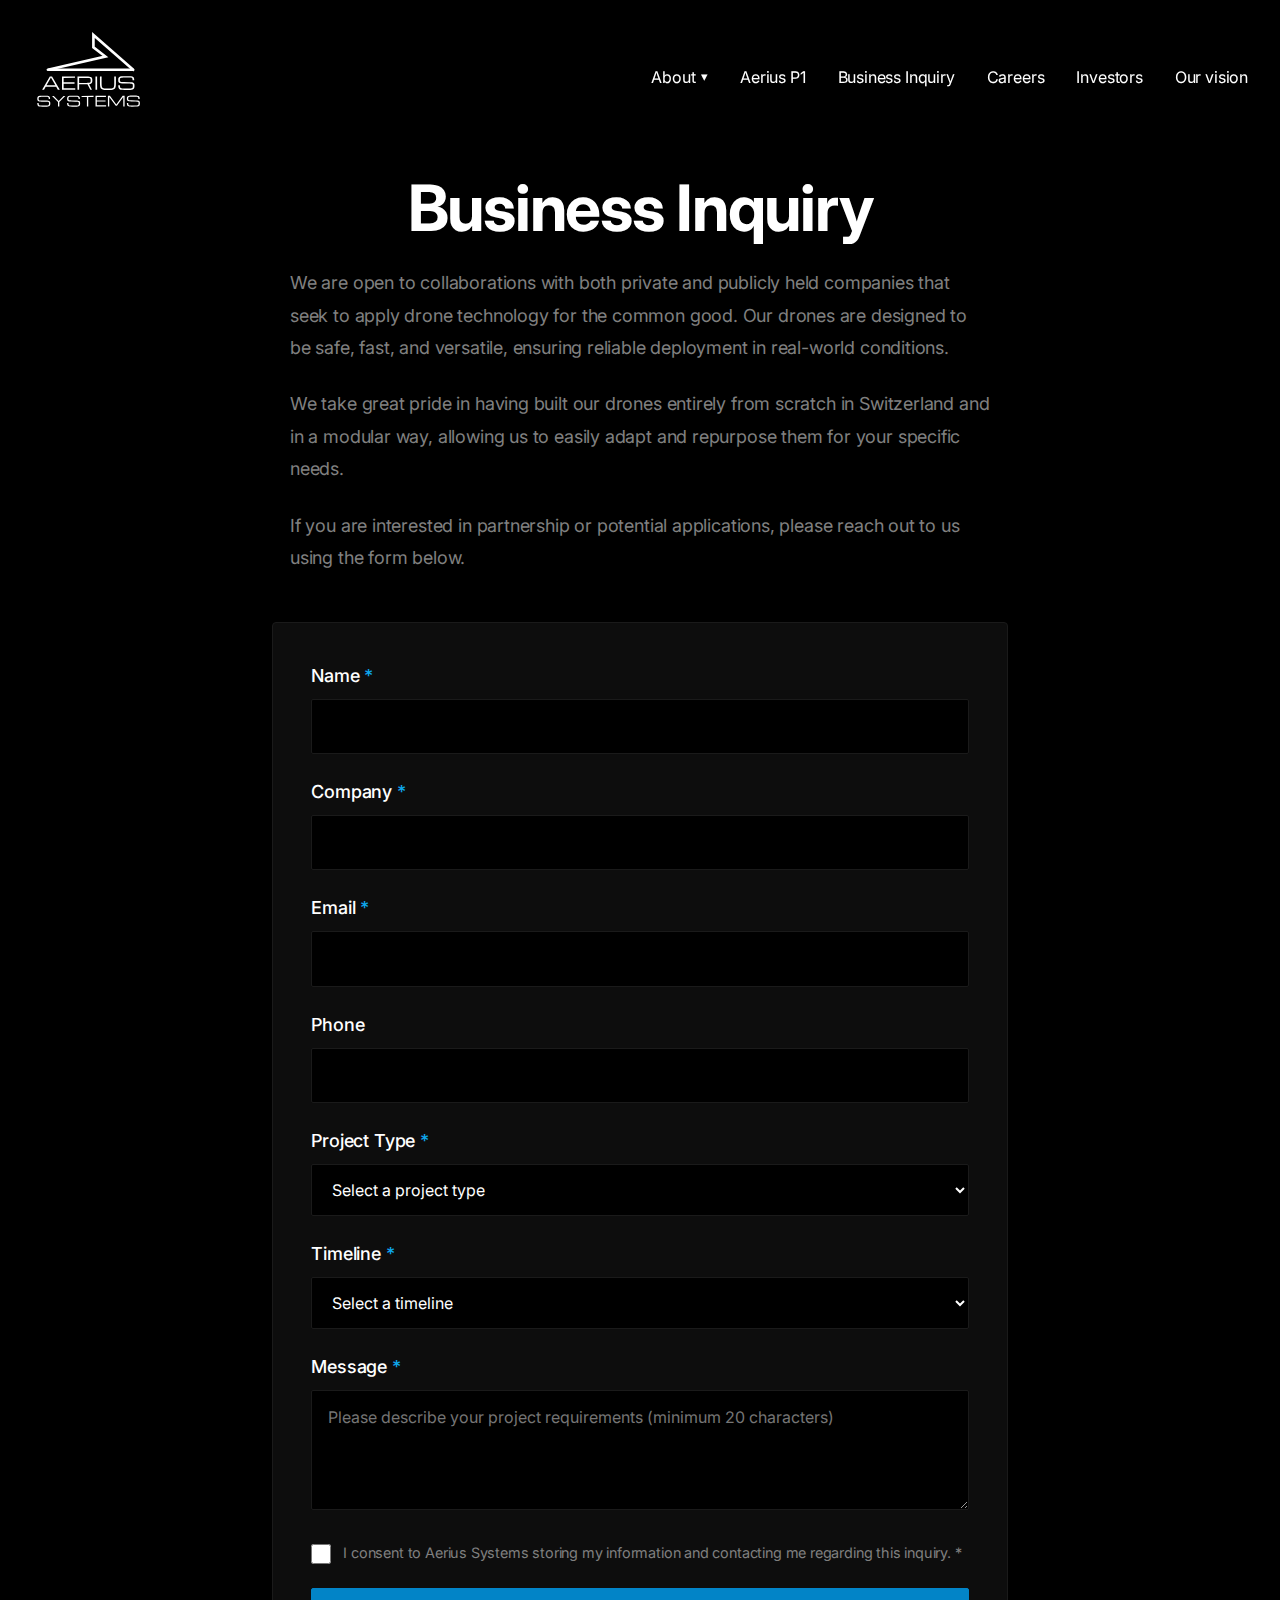
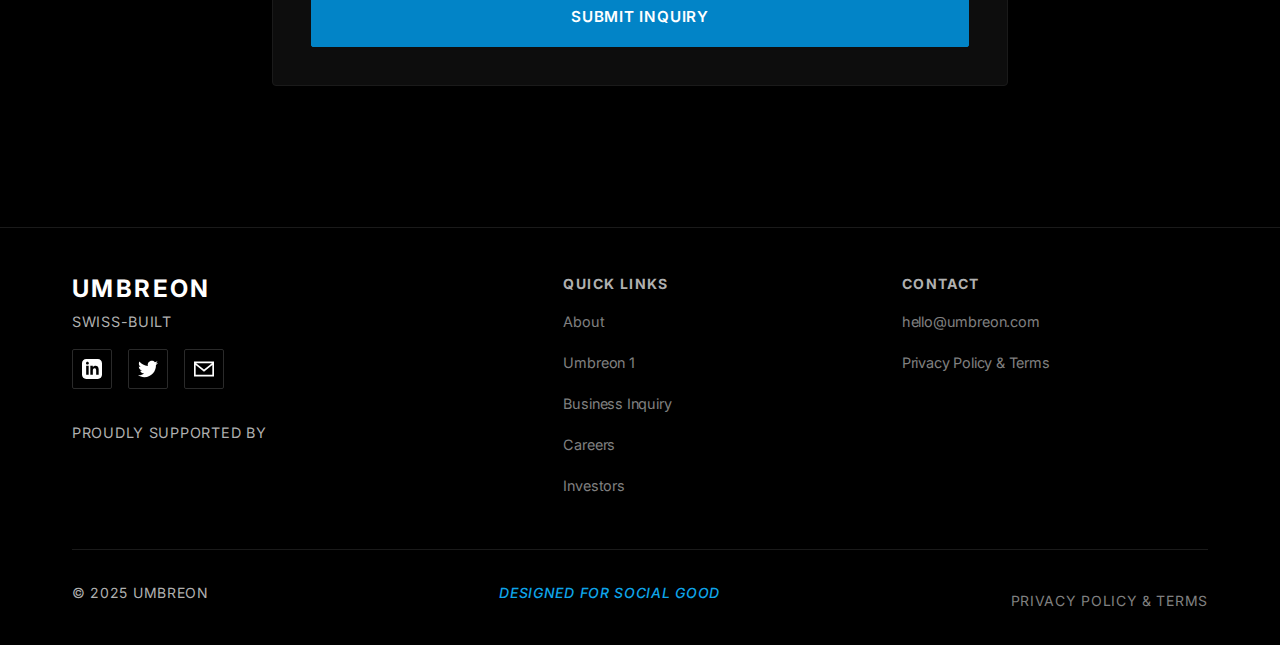
<file: business-inquiry.html>
<!DOCTYPE html>
<html lang="en">
<head>
  <meta charset="UTF-8">
  <meta name="viewport" content="width=device-width, initial-scale=1.0">
  <meta name="description" content="Contact Aerius Systems for business inquiries and partnership opportunities.">
  <title>Business Inquiry - Aerius Systems</title>
  <link rel="icon" type="image/svg+xml" href="assets/img/FavIconAS.svg">
  <link rel="preconnect" href="https://fonts.googleapis.com">
  <link rel="preconnect" href="https://fonts.gstatic.com" crossorigin>
  <link href="https://fonts.googleapis.com/css2?family=Inter:wght@400;500;600;700&display=swap" rel="stylesheet">
  <link rel="stylesheet" href="assets/css/reset.css">
  <link rel="stylesheet" href="assets/css/styles.css">
</head>
<body>
  <a href="#main-content" class="skip-link">Skip to main content</a>
  <div id="header-placeholder"></div>
  
  <main id="main-content" style="padding-top: 6rem;">
    <section class="section">
      <div class="container" style="max-width: 800px;">
        <h1 class="text-center mb-3">Business Inquiry</h1>
        
        <!-- Intro Text -->
        <div style="max-width: 700px; margin: 0 auto 3rem;">
          <p style="color: var(--muted); font-size: 1.125rem; line-height: 1.8; margin-bottom: 1.5rem;">
            We are open to collaborations with both private and publicly held companies that seek to apply drone technology for the common good. Our drones are designed to be safe, fast, and versatile, ensuring reliable deployment in real-world conditions.
          </p>
          <p style="color: var(--muted); font-size: 1.125rem; line-height: 1.8; margin-bottom: 1.5rem;">
            We take great pride in having built our drones entirely from scratch in Switzerland and in a modular way, allowing us to easily adapt and repurpose them for your specific needs.
          </p>
          <p style="color: var(--muted); font-size: 1.125rem; line-height: 1.8;">
            If you are interested in partnership or potential applications, please reach out to us using the form below.
          </p>
        </div>
        
        <!-- Trust Badges 
        <div class="grid grid-3 mb-4">
          <div class="text-center">
            <div style="font-size: 2rem; margin-bottom: 0.5rem;">🇨🇭</div>
            <p style="color: var(--muted); font-size: 0.9rem;">Swiss Quality</p>
          </div>
          <div class="text-center">
            <div style="font-size: 2rem; margin-bottom: 0.5rem;">✅</div>
            <p style="color: var(--muted); font-size: 0.9rem;">Certified Systems</p>
          </div>
          <div class="text-center">
            <div style="font-size: 2rem; margin-bottom: 0.5rem;">🤝</div>
            <p style="color: var(--muted); font-size: 0.9rem;">Trusted Partner</p>
          </div>
        </div>-->
        
        <!-- Form -->
        <form class="card" data-formspree="business">
          <div class="form-group">
            <label for="name" class="form-label required">Name</label>
            <input type="text" id="name" name="name" class="form-input" required>
            <div class="form-error" role="alert" aria-live="polite"></div>
          </div>
          
          <div class="form-group">
            <label for="company" class="form-label required">Company</label>
            <input type="text" id="company" name="company" class="form-input" required>
            <div class="form-error" role="alert" aria-live="polite"></div>
          </div>
          
          <div class="form-group">
            <label for="email" class="form-label required">Email</label>
            <input type="email" id="email" name="email" class="form-input" required>
            <div class="form-error" role="alert" aria-live="polite"></div>
          </div>
          
          <div class="form-group">
            <label for="phone" class="form-label">Phone</label>
            <input type="tel" id="phone" name="phone" class="form-input">
            <div class="form-error" role="alert" aria-live="polite"></div>
          </div>
          
          <div class="form-group">
            <label for="project-type" class="form-label required">Project Type</label>
            <select id="project-type" name="project_type" class="form-select" required>
              <option value="">Select a project type</option>
              <option value="emergency-response">Emergency Response</option>
              <option value="inspection">Inspection</option>
              <option value="logistics">Logistics</option>
              <option value="research">Research</option>
              <option value="other">Other</option>
            </select>
            <div class="form-error" role="alert" aria-live="polite"></div>
          </div>
          
          <div class="form-group">
            <label for="timeline" class="form-label required">Timeline</label>
            <select id="timeline" name="timeline" class="form-select" required>
              <option value="">Select a timeline</option>
              <option value="immediate">Immediate</option>
              <option value="1-3-months">1–3 months</option>
              <option value="3-6-months">3–6 months</option>
              <option value="6-months-plus">&gt;6 months</option>
            </select>
            <div class="form-error" role="alert" aria-live="polite"></div>
          </div>
          
          <div class="form-group">
            <label for="message" class="form-label required">Message</label>
            <textarea id="message" name="message" class="form-textarea" minlength="20" required placeholder="Please describe your project requirements (minimum 20 characters)"></textarea>
            <div class="form-error" role="alert" aria-live="polite"></div>
          </div>
          
          <div class="form-group">
            <div class="form-checkbox-group">
              <input type="checkbox" id="consent" name="consent" class="form-checkbox" required>
              <label for="consent" class="form-checkbox-label">
                I consent to Aerius Systems storing my information and contacting me regarding this inquiry. *
              </label>
            </div>
            <div class="form-error" role="alert" aria-live="polite"></div>
          </div>
          
          <!-- Honeypot -->
          <div class="honeypot">
            <input type="text" name="_honeypot" tabindex="-1" autocomplete="off">
          </div>
          
          <button type="submit" class="btn btn-primary" style="width: 100%;">Submit Inquiry</button>
        </form>
      </div>
    </section>
  </main>
  
  <div id="footer-placeholder"></div>
  <script src="assets/js/main.js"></script>
  <script src="assets/js/nav.js"></script>
</body>
</html>
</file>
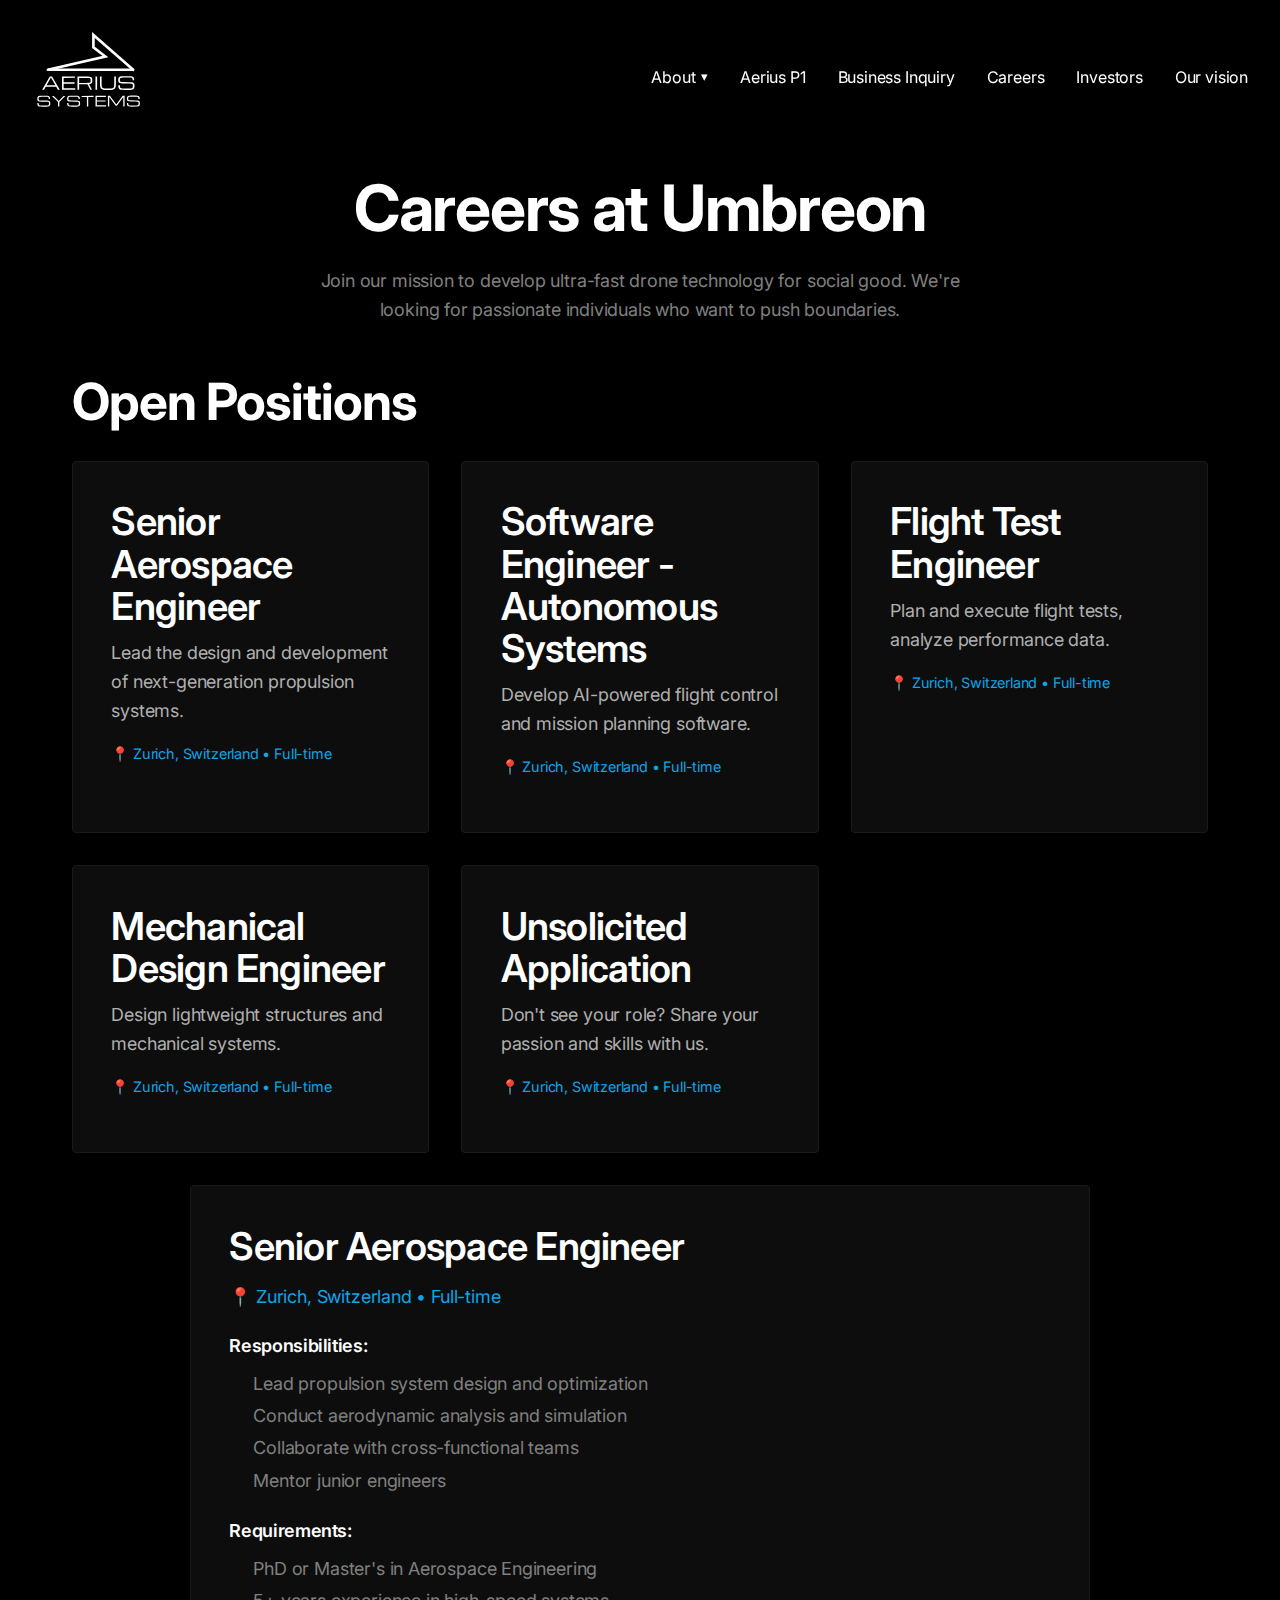
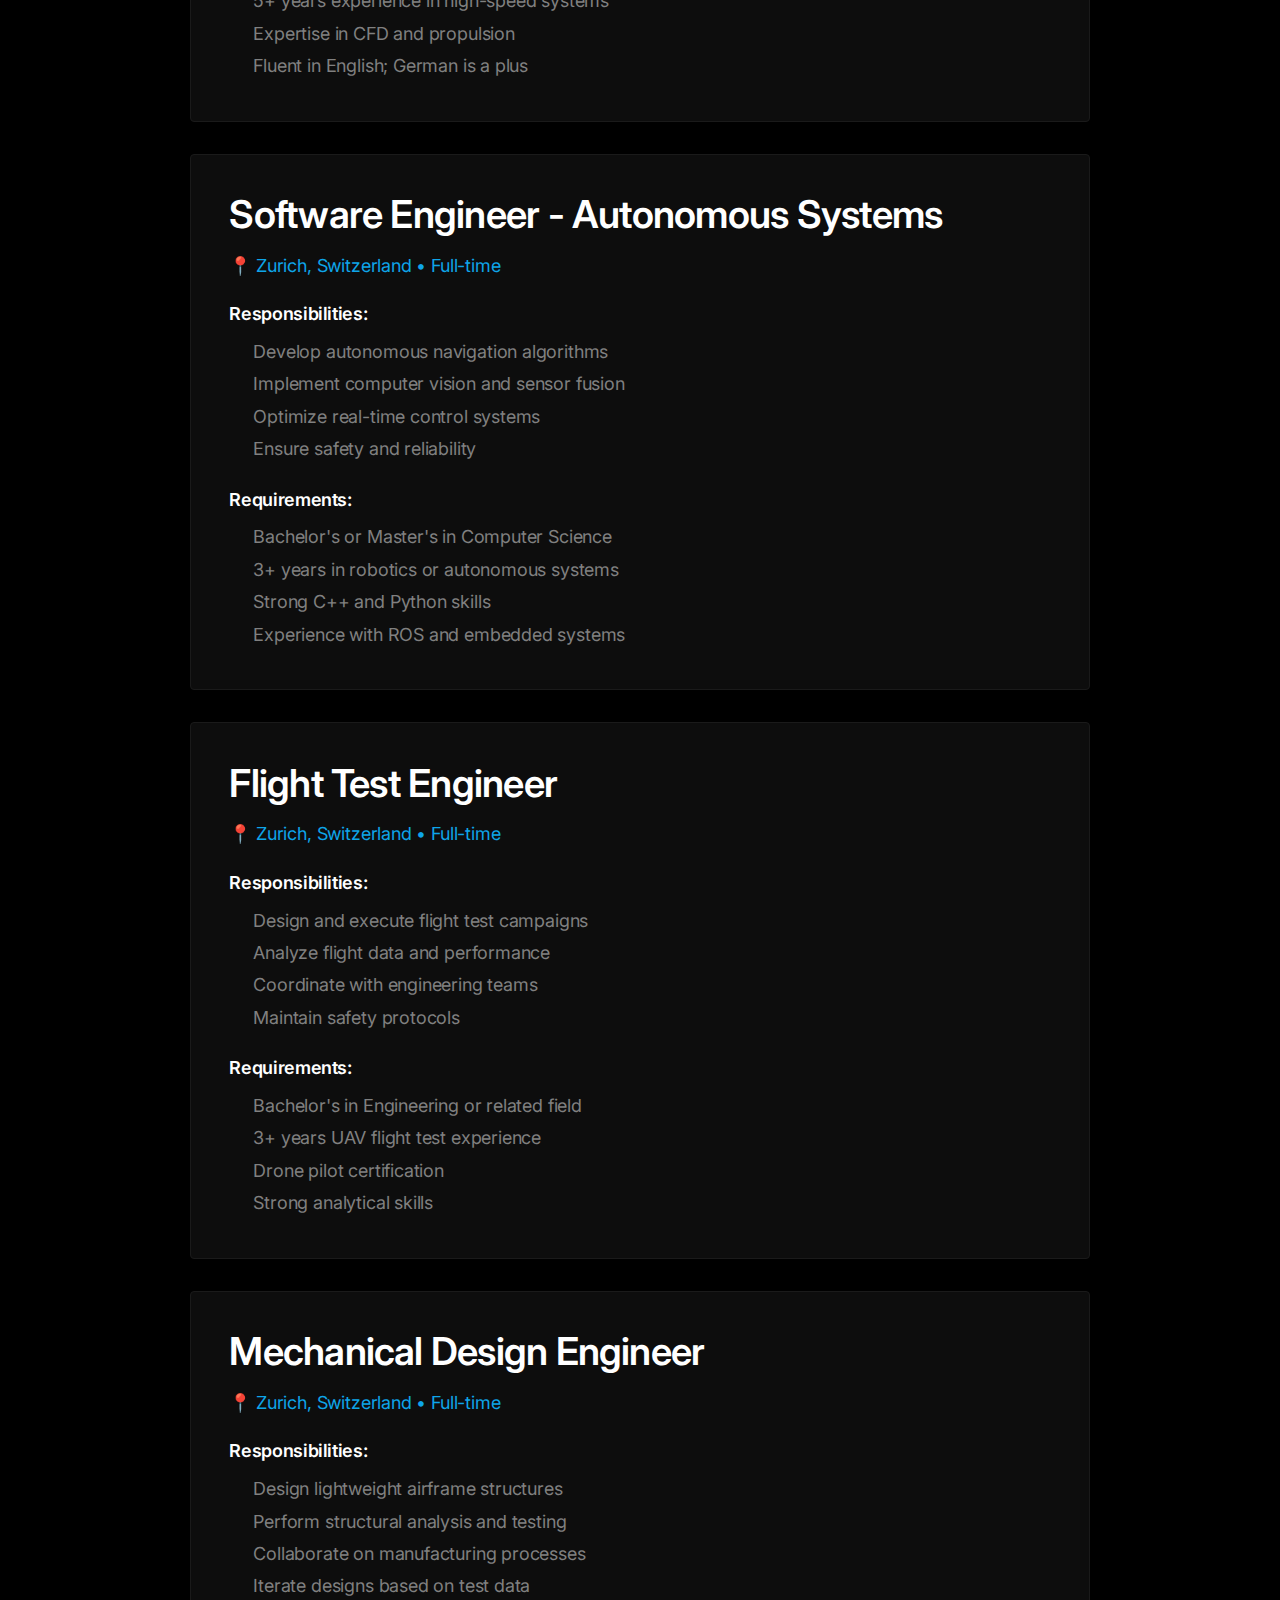
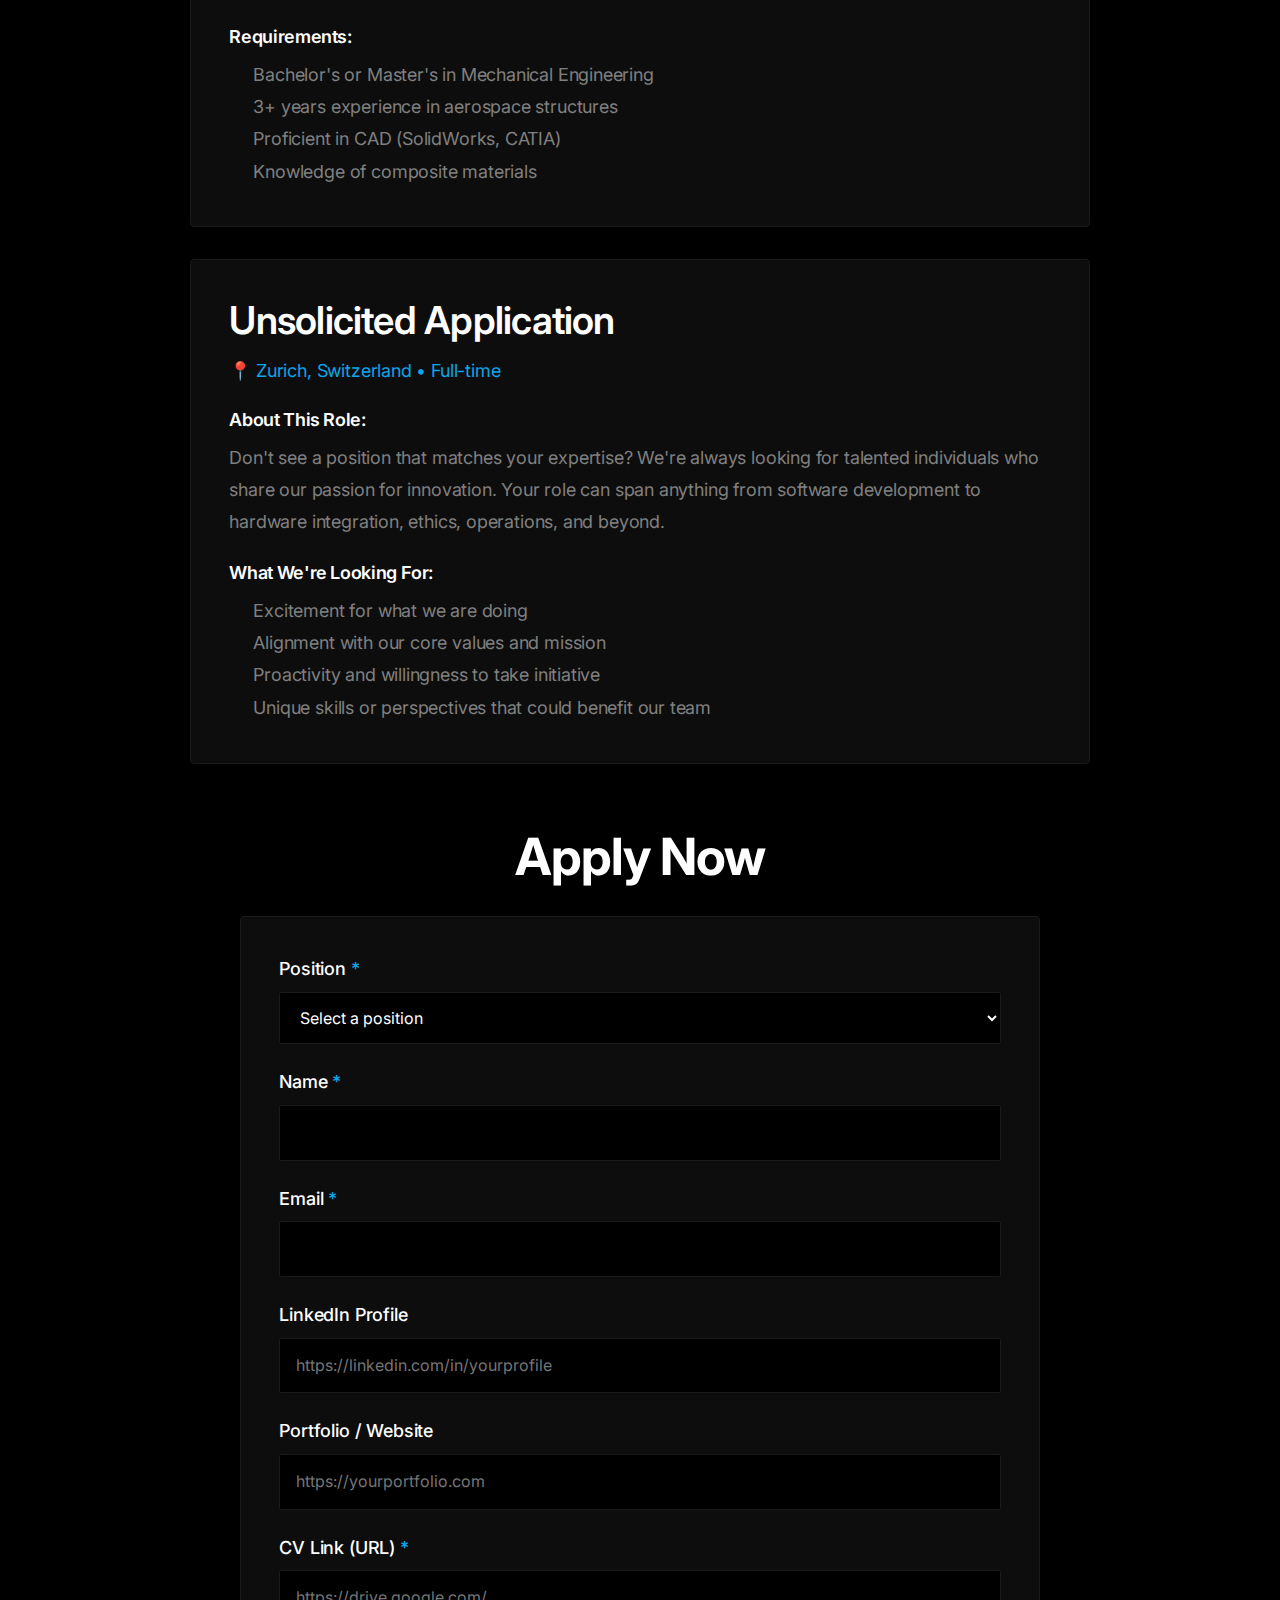
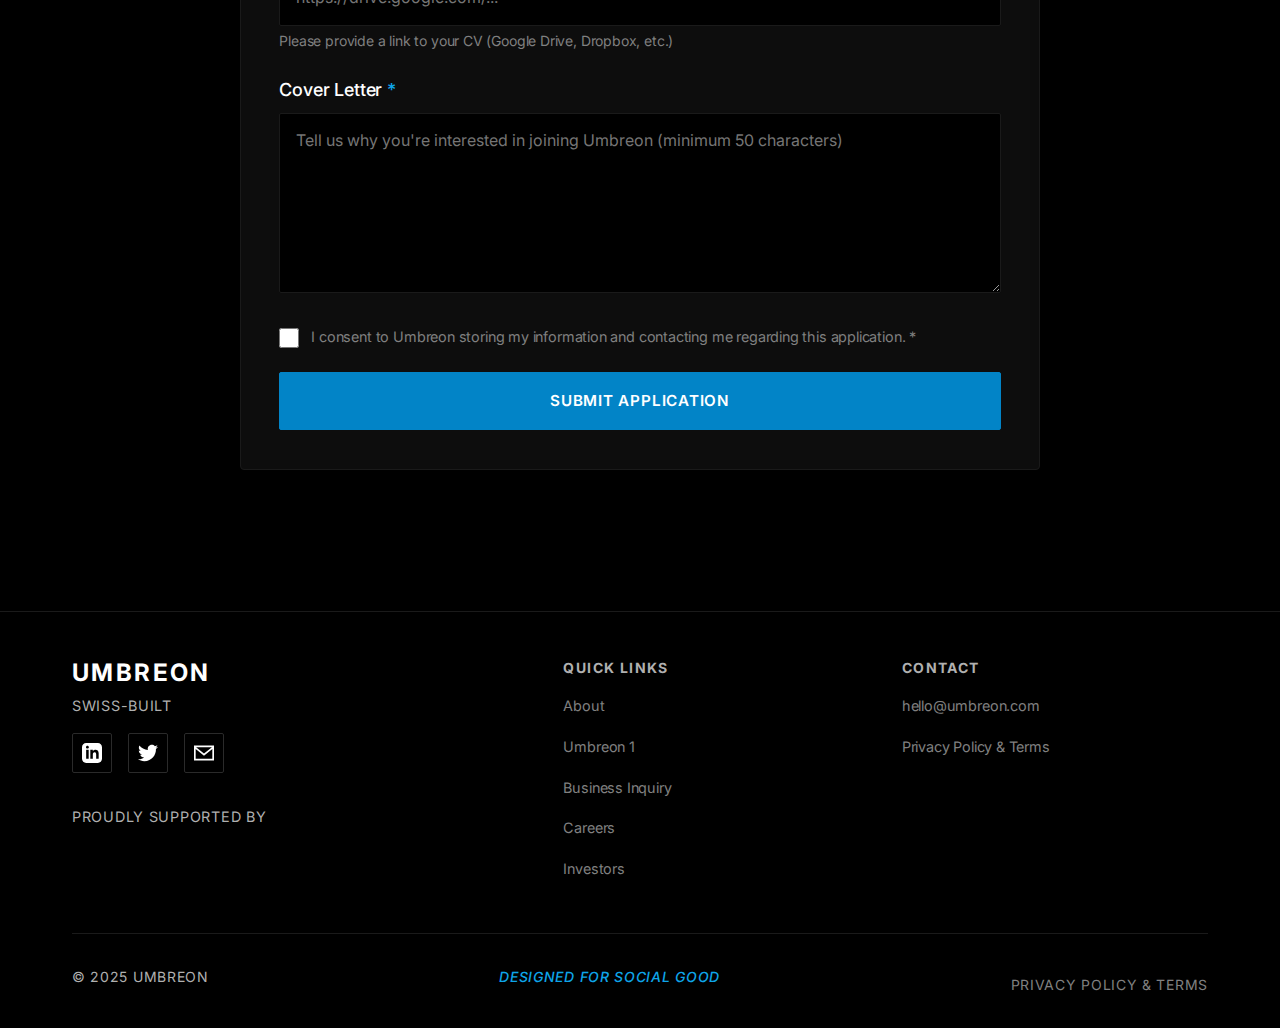
<file: careers.html>
<!DOCTYPE html>
<html lang="en">
<head>
  <meta charset="UTF-8">
  <meta name="viewport" content="width=device-width, initial-scale=1.0">
  <meta name="description" content="Join the Umbreon team - Careers in advanced drone technology.">
  <title>Careers - Umbreon</title>
  <link rel="icon" type="image/svg+xml" href="assets/img/favicon.svg">
  <link rel="preconnect" href="https://fonts.googleapis.com">
  <link rel="preconnect" href="https://fonts.gstatic.com" crossorigin>
  <link href="https://fonts.googleapis.com/css2?family=Inter:wght@400;500;600;700&display=swap" rel="stylesheet">
  <link rel="stylesheet" href="assets/css/reset.css">
  <link rel="stylesheet" href="assets/css/styles.css">
</head>
<body>
  <a href="#main-content" class="skip-link">Skip to main content</a>
  <div id="header-placeholder"></div>
  
  <main id="main-content" style="padding-top: 6rem;">
    <section class="section">
      <div class="container">
        <h1 class="text-center mb-3">Careers at Umbreon</h1>
        <p class="text-center mb-4" style="color: var(--muted); font-size: 1.125rem; max-width: 700px; margin: 0 auto 3rem;">
          Join our mission to develop ultra-fast drone technology for social good. We're looking for passionate individuals who want to push boundaries.
        </p>
        
        <!-- Open Positions -->
        <h2 class="mb-4">Open Positions</h2>
        <div class="grid grid-2 mb-4">
          <a href="#senior-engineer" class="card" style="text-decoration: none;">
            <h3 class="card-title">Senior Aerospace Engineer</h3>
            <p class="card-content">Lead the design and development of next-generation propulsion systems.</p>
            <p style="color: var(--accent); font-size: 0.9rem; margin-top: 1rem;">📍 Zurich, Switzerland • Full-time</p>
          </a>
          
          <a href="#software-engineer" class="card" style="text-decoration: none;">
            <h3 class="card-title">Software Engineer - Autonomous Systems</h3>
            <p class="card-content">Develop AI-powered flight control and mission planning software.</p>
            <p style="color: var(--accent); font-size: 0.9rem; margin-top: 1rem;">📍 Zurich, Switzerland • Full-time</p>
          </a>
          
          <a href="#test-engineer" class="card" style="text-decoration: none;">
            <h3 class="card-title">Flight Test Engineer</h3>
            <p class="card-content">Plan and execute flight tests, analyze performance data.</p>
            <p style="color: var(--accent); font-size: 0.9rem; margin-top: 1rem;">📍 Zurich, Switzerland • Full-time</p>
          </a>
          
          <a href="#mechanical-engineer" class="card" style="text-decoration: none;">
            <h3 class="card-title">Mechanical Design Engineer</h3>
            <p class="card-content">Design lightweight structures and mechanical systems.</p>
            <p style="color: var(--accent); font-size: 0.9rem; margin-top: 1rem;">📍 Zurich, Switzerland • Full-time</p>
          </a>
          
          <a href="#unsolicited-application" class="card" style="text-decoration: none;">
            <h3 class="card-title">Unsolicited Application</h3>
            <p class="card-content">Don't see your role? Share your passion and skills with us.</p>
            <p style="color: var(--accent); font-size: 0.9rem; margin-top: 1rem;">📍 Zurich, Switzerland • Full-time</p>
          </a>
        </div>
        
        <!-- Position Details -->
        <div style="max-width: 900px; margin: 0 auto;">
          <div id="senior-engineer" class="card mb-4">
            <h3 class="mb-2">Senior Aerospace Engineer</h3>
            <p style="color: var(--accent); margin-bottom: 1rem;">📍 Zurich, Switzerland • Full-time</p>
            <h4 style="font-size: 1.125rem; margin-top: 1.5rem; margin-bottom: 0.75rem;">Responsibilities:</h4>
            <ul style="color: var(--muted); padding-left: 1.5rem; line-height: 1.8;">
              <li>Lead propulsion system design and optimization</li>
              <li>Conduct aerodynamic analysis and simulation</li>
              <li>Collaborate with cross-functional teams</li>
              <li>Mentor junior engineers</li>
            </ul>
            <h4 style="font-size: 1.125rem; margin-top: 1.5rem; margin-bottom: 0.75rem;">Requirements:</h4>
            <ul style="color: var(--muted); padding-left: 1.5rem; line-height: 1.8;">
              <li>PhD or Master's in Aerospace Engineering</li>
              <li>5+ years experience in high-speed systems</li>
              <li>Expertise in CFD and propulsion</li>
              <li>Fluent in English; German is a plus</li>
            </ul>
          </div>
          
          <div id="software-engineer" class="card mb-4">
            <h3 class="mb-2">Software Engineer - Autonomous Systems</h3>
            <p style="color: var(--accent); margin-bottom: 1rem;">📍 Zurich, Switzerland • Full-time</p>
            <h4 style="font-size: 1.125rem; margin-top: 1.5rem; margin-bottom: 0.75rem;">Responsibilities:</h4>
            <ul style="color: var(--muted); padding-left: 1.5rem; line-height: 1.8;">
              <li>Develop autonomous navigation algorithms</li>
              <li>Implement computer vision and sensor fusion</li>
              <li>Optimize real-time control systems</li>
              <li>Ensure safety and reliability</li>
            </ul>
            <h4 style="font-size: 1.125rem; margin-top: 1.5rem; margin-bottom: 0.75rem;">Requirements:</h4>
            <ul style="color: var(--muted); padding-left: 1.5rem; line-height: 1.8;">
              <li>Bachelor's or Master's in Computer Science</li>
              <li>3+ years in robotics or autonomous systems</li>
              <li>Strong C++ and Python skills</li>
              <li>Experience with ROS and embedded systems</li>
            </ul>
          </div>
          
          <div id="test-engineer" class="card mb-4">
            <h3 class="mb-2">Flight Test Engineer</h3>
            <p style="color: var(--accent); margin-bottom: 1rem;">📍 Zurich, Switzerland • Full-time</p>
            <h4 style="font-size: 1.125rem; margin-top: 1.5rem; margin-bottom: 0.75rem;">Responsibilities:</h4>
            <ul style="color: var(--muted); padding-left: 1.5rem; line-height: 1.8;">
              <li>Design and execute flight test campaigns</li>
              <li>Analyze flight data and performance</li>
              <li>Coordinate with engineering teams</li>
              <li>Maintain safety protocols</li>
            </ul>
            <h4 style="font-size: 1.125rem; margin-top: 1.5rem; margin-bottom: 0.75rem;">Requirements:</h4>
            <ul style="color: var(--muted); padding-left: 1.5rem; line-height: 1.8;">
              <li>Bachelor's in Engineering or related field</li>
              <li>3+ years UAV flight test experience</li>
              <li>Drone pilot certification</li>
              <li>Strong analytical skills</li>
            </ul>
          </div>
          
          <div id="mechanical-engineer" class="card mb-4">
            <h3 class="mb-2">Mechanical Design Engineer</h3>
            <p style="color: var(--accent); margin-bottom: 1rem;">📍 Zurich, Switzerland • Full-time</p>
            <h4 style="font-size: 1.125rem; margin-top: 1.5rem; margin-bottom: 0.75rem;">Responsibilities:</h4>
            <ul style="color: var(--muted); padding-left: 1.5rem; line-height: 1.8;">
              <li>Design lightweight airframe structures</li>
              <li>Perform structural analysis and testing</li>
              <li>Collaborate on manufacturing processes</li>
              <li>Iterate designs based on test data</li>
            </ul>
            <h4 style="font-size: 1.125rem; margin-top: 1.5rem; margin-bottom: 0.75rem;">Requirements:</h4>
            <ul style="color: var(--muted); padding-left: 1.5rem; line-height: 1.8;">
              <li>Bachelor's or Master's in Mechanical Engineering</li>
              <li>3+ years experience in aerospace structures</li>
              <li>Proficient in CAD (SolidWorks, CATIA)</li>
              <li>Knowledge of composite materials</li>
            </ul>
          </div>

          <div id="unsolicited-application" class="card mb-4">
            <h3 class="mb-2">Unsolicited Application</h3>
            <p style="color: var(--accent); margin-bottom: 1rem;">📍 Zurich, Switzerland • Full-time</p>
            <h4 style="font-size: 1.125rem; margin-top: 1.5rem; margin-bottom: 0.75rem;">About This Role:</h4>
            <p style="color: var(--muted); line-height: 1.8; margin-bottom: 1rem;">
              Don't see a position that matches your expertise? We're always looking for talented individuals who share our passion for innovation. Your role can span anything from software development to hardware integration, ethics, operations, and beyond.
            </p>
            <h4 style="font-size: 1.125rem; margin-top: 1.5rem; margin-bottom: 0.75rem;">What We're Looking For:</h4>
            <ul style="color: var(--muted); padding-left: 1.5rem; line-height: 1.8;">
              <li>Excitement for what we are doing</li>
              <li>Alignment with our core values and mission</li>
              <li>Proactivity and willingness to take initiative</li>
              <li>Unique skills or perspectives that could benefit our team</li>
            </ul>
          </div>
        </div>
        
        <!-- Application Form -->
        <div style="max-width: 800px; margin: 4rem auto 0;">
          <h2 class="text-center mb-4">Apply Now</h2>
          <form class="card" data-formspree="careers">
            <div class="form-group">
              <label for="position" class="form-label required">Position</label>
              <select id="position" name="position" class="form-select" required>
                <option value="">Select a position</option>
                <option value="senior-aerospace-engineer">Senior Aerospace Engineer</option>
                <option value="software-engineer">Software Engineer - Autonomous Systems</option>
                <option value="flight-test-engineer">Flight Test Engineer</option>
                <option value="mechanical-design-engineer">Mechanical Design Engineer</option>
                <option value="unsolicited-application">Unsolicited Application</option>
                <option value="other">Other / General Interest</option>
              </select>
              <div class="form-error" role="alert" aria-live="polite"></div>
            </div>
            
            <div class="form-group">
              <label for="applicant-name" class="form-label required">Name</label>
              <input type="text" id="applicant-name" name="name" class="form-input" required>
              <div class="form-error" role="alert" aria-live="polite"></div>
            </div>
            
            <div class="form-group">
              <label for="applicant-email" class="form-label required">Email</label>
              <input type="email" id="applicant-email" name="email" class="form-input" required>
              <div class="form-error" role="alert" aria-live="polite"></div>
            </div>
            
            <div class="form-group">
              <label for="linkedin" class="form-label">LinkedIn Profile</label>
              <input type="url" id="linkedin" name="linkedin" class="form-input" placeholder="https://linkedin.com/in/yourprofile">
              <div class="form-error" role="alert" aria-live="polite"></div>
            </div>
            
            <div class="form-group">
              <label for="portfolio" class="form-label">Portfolio / Website</label>
              <input type="url" id="portfolio" name="portfolio" class="form-input" placeholder="https://yourportfolio.com">
              <div class="form-error" role="alert" aria-live="polite"></div>
            </div>
            
            <div class="form-group">
              <label for="cv-link" class="form-label required">CV Link (URL)</label>
              <input type="url" id="cv-link" name="cv_link" class="form-input" placeholder="https://drive.google.com/..." required>
              <p style="font-size: 0.875rem; color: var(--muted); margin-top: 0.25rem;">Please provide a link to your CV (Google Drive, Dropbox, etc.)</p>
              <div class="form-error" role="alert" aria-live="polite"></div>
            </div>
            
            <div class="form-group">
              <label for="cover-letter" class="form-label required">Cover Letter</label>
              <textarea id="cover-letter" name="cover_letter" class="form-textarea" minlength="50" required placeholder="Tell us why you're interested in joining Umbreon (minimum 50 characters)" style="min-height: 180px;"></textarea>
              <div class="form-error" role="alert" aria-live="polite"></div>
            </div>
            
            <div class="form-group">
              <div class="form-checkbox-group">
                <input type="checkbox" id="applicant-consent" name="consent" class="form-checkbox" required>
                <label for="applicant-consent" class="form-checkbox-label">
                  I consent to Umbreon storing my information and contacting me regarding this application. *
                </label>
              </div>
              <div class="form-error" role="alert" aria-live="polite"></div>
            </div>
            
            <!-- Honeypot -->
            <div class="honeypot">
              <input type="text" name="_honeypot" tabindex="-1" autocomplete="off">
            </div>
            
            <button type="submit" class="btn btn-primary" style="width: 100%;">Submit Application</button>
          </form>
        </div>
      </div>
    </section>
  </main>
  
  <div id="footer-placeholder"></div>
  <script src="assets/js/main.js"></script>
</body>
</html>
</file>
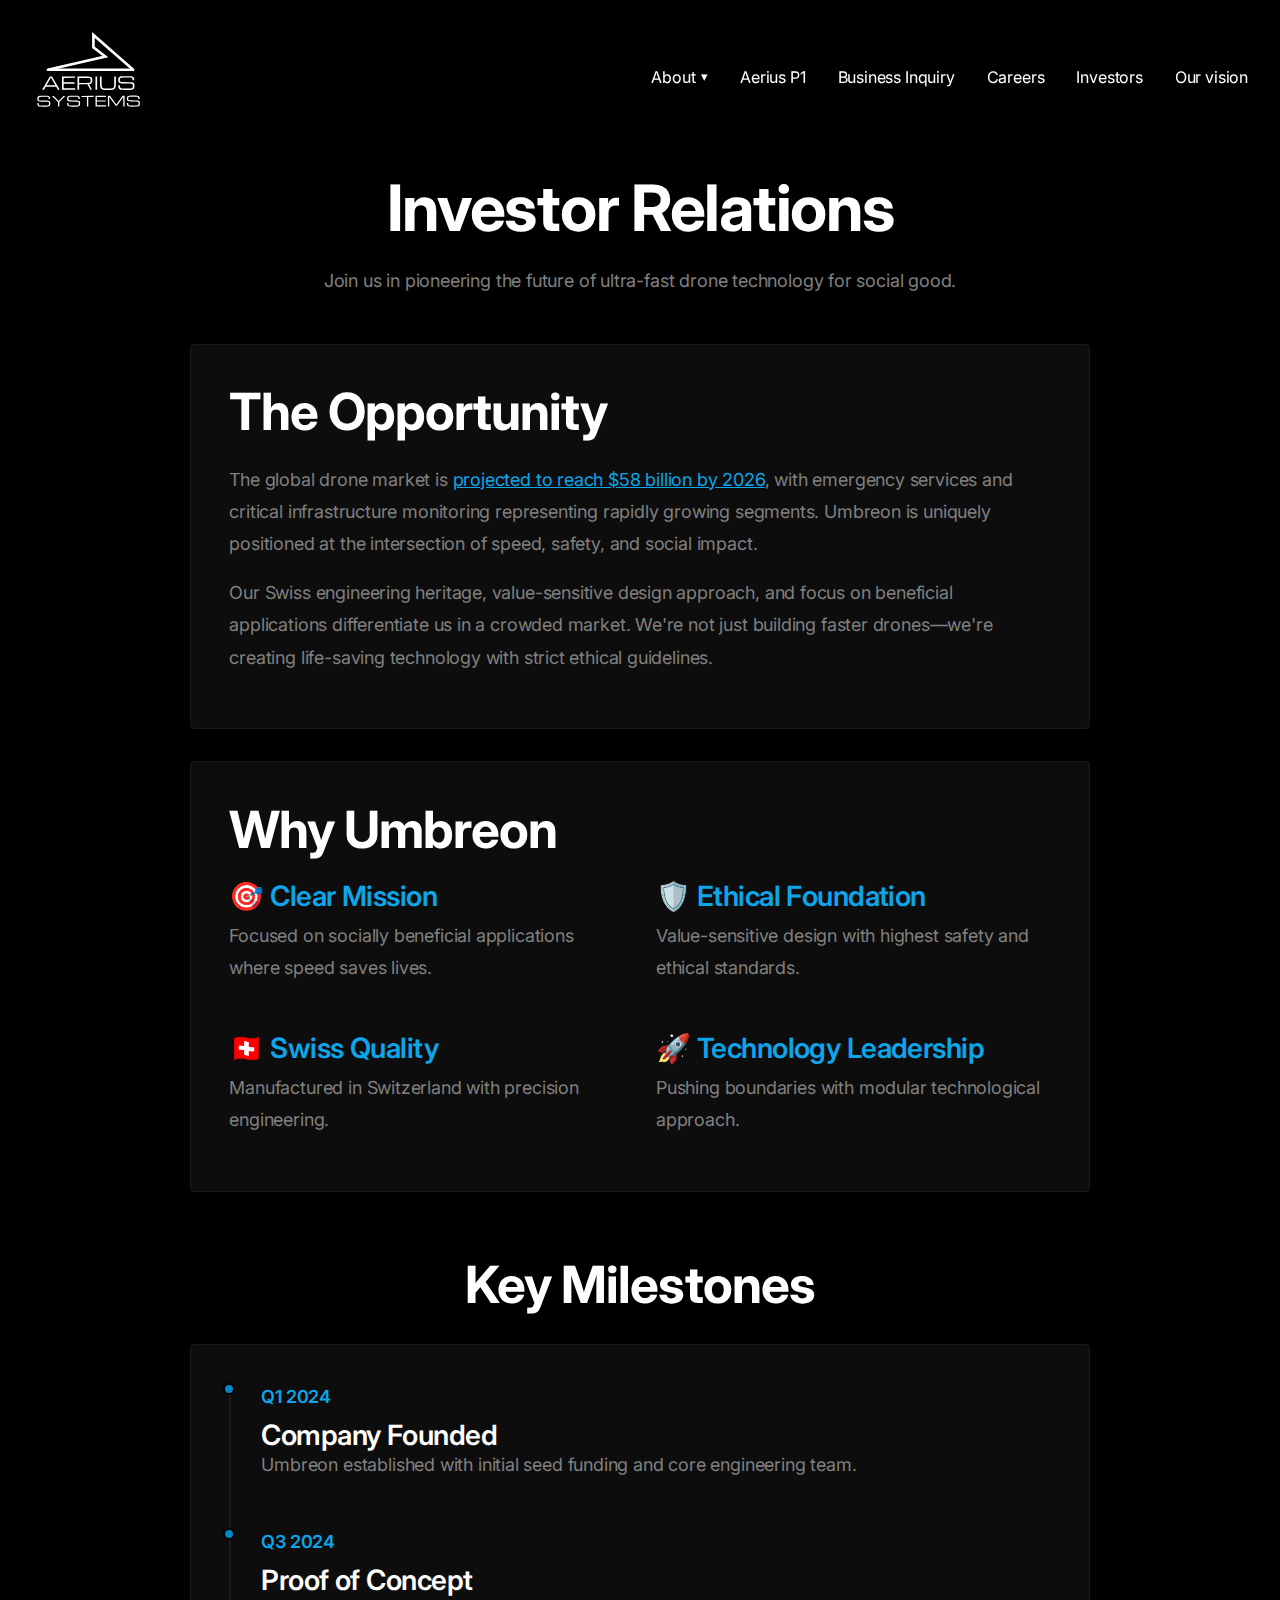
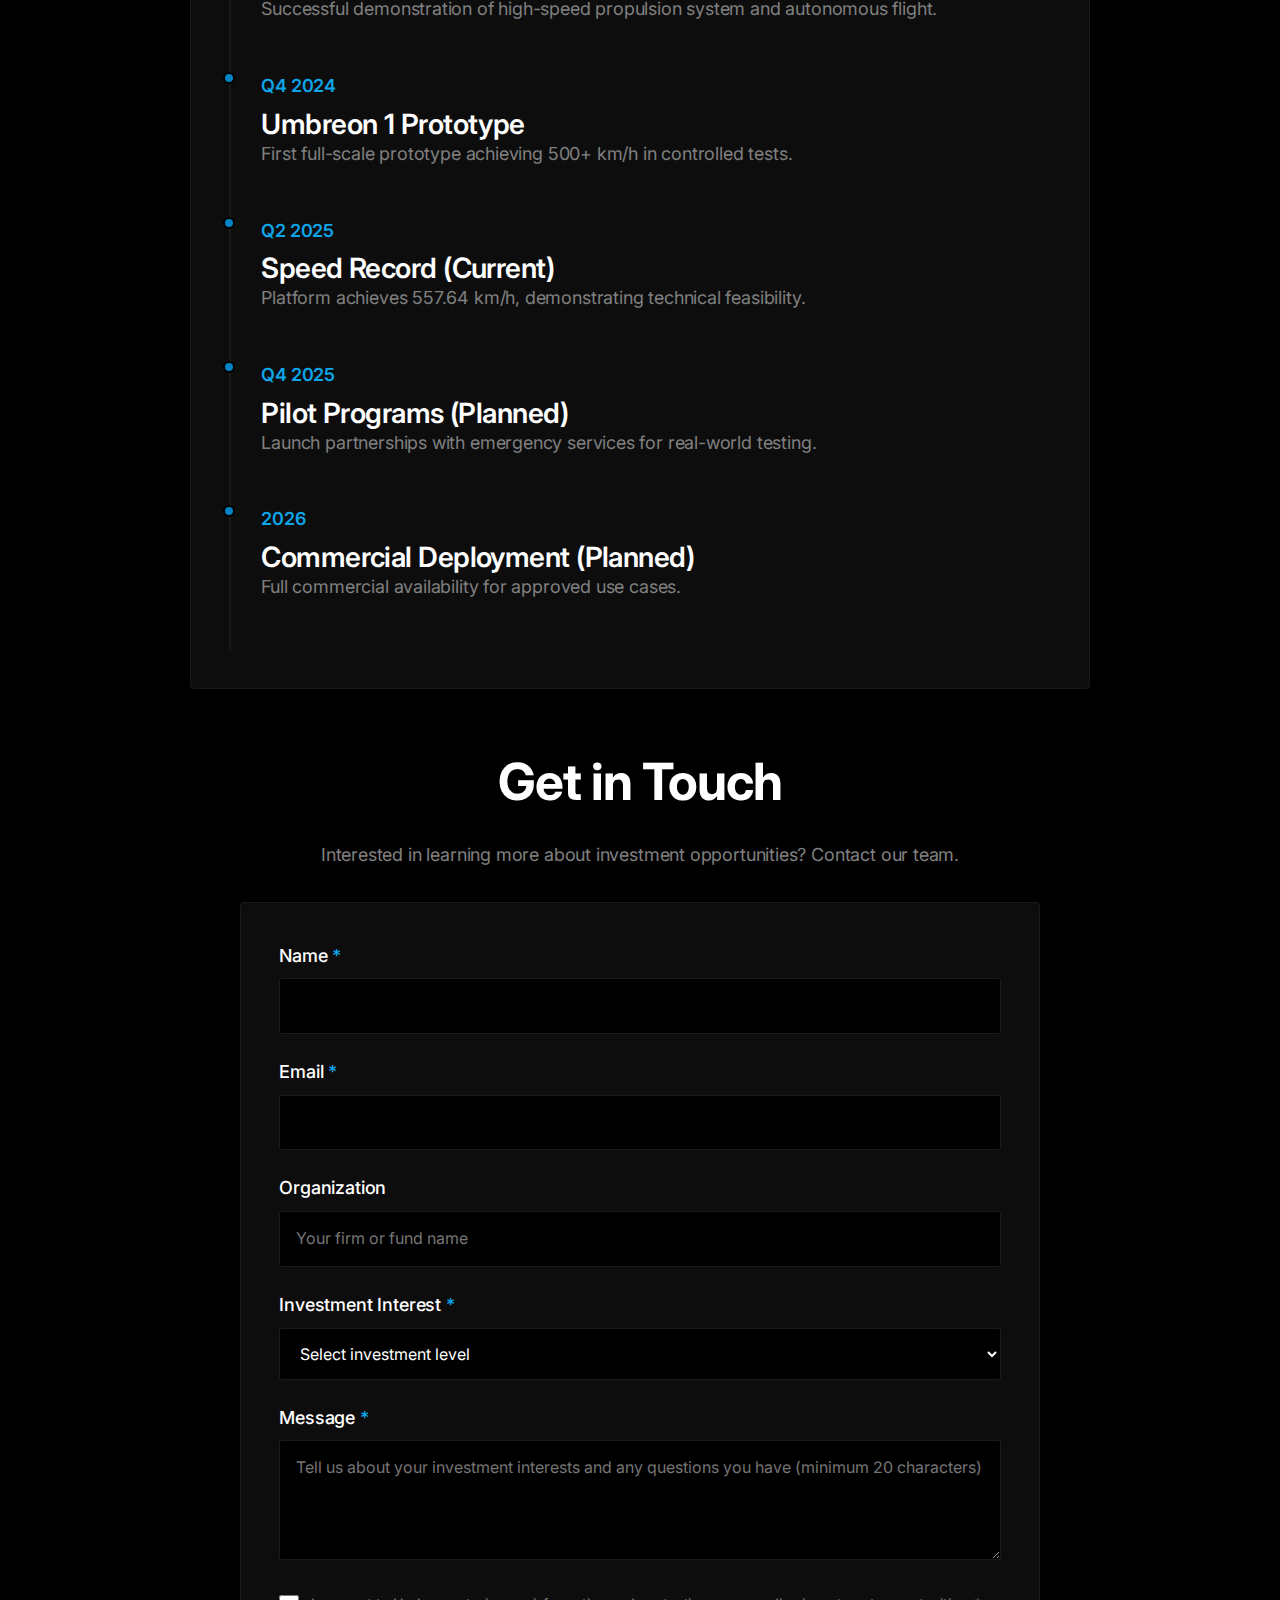
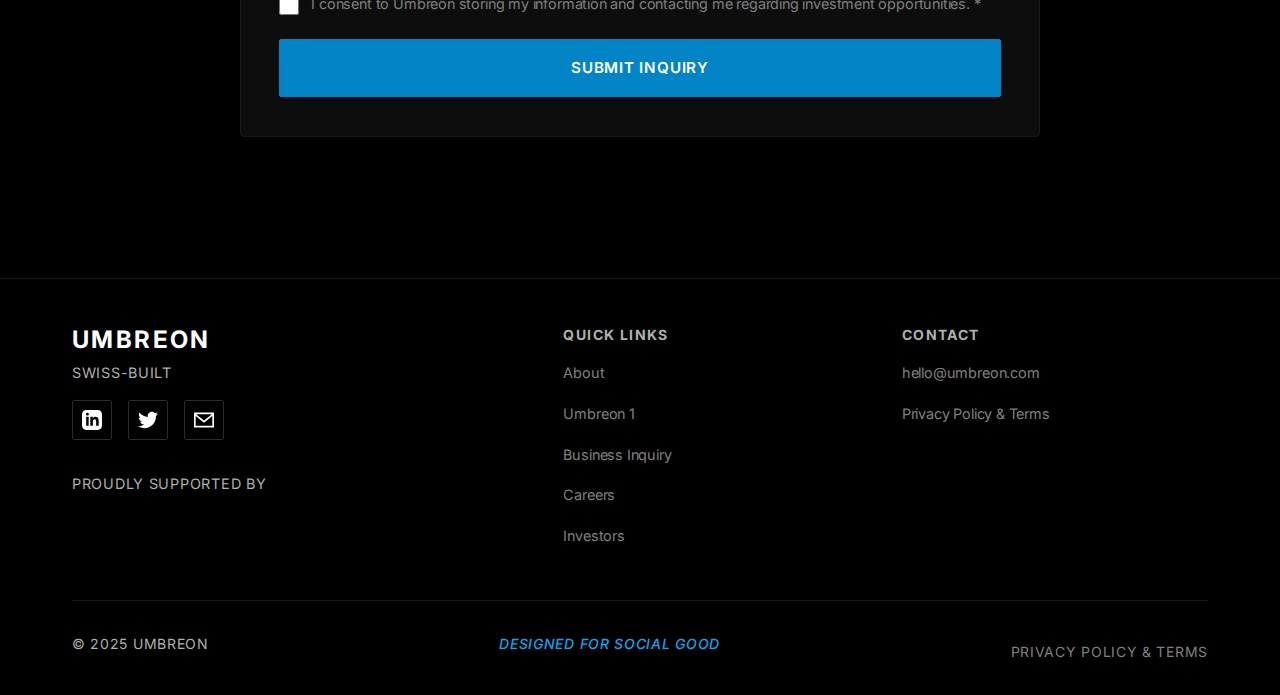
<file: investors.html>
<!DOCTYPE html>
<html lang="en">
<head>
  <meta charset="UTF-8">
  <meta name="viewport" content="width=device-width, initial-scale=1.0">
  <meta name="description" content="Investment opportunities with Umbreon - Join us in building the future of ultra-fast drones.">
  <title>Investors - Umbreon</title>
  <link rel="icon" type="image/svg+xml" href="assets/img/favicon.svg">
  <link rel="preconnect" href="https://fonts.googleapis.com">
  <link rel="preconnect" href="https://fonts.gstatic.com" crossorigin>
  <link href="https://fonts.googleapis.com/css2?family=Inter:wght@400;500;600;700&display=swap" rel="stylesheet">
  <link rel="stylesheet" href="assets/css/reset.css">
  <link rel="stylesheet" href="assets/css/styles.css">
</head>
<body>
  <a href="#main-content" class="skip-link">Skip to main content</a>
  <div id="header-placeholder"></div>
  
  <main id="main-content" style="padding-top: 6rem;">
    <section class="section">
      <div class="container">
        <h1 class="text-center mb-3">Investor Relations</h1>
        <p class="text-center mb-4" style="color: var(--muted); font-size: 1.125rem; max-width: 800px; margin: 0 auto 3rem;">
          Join us in pioneering the future of ultra-fast drone technology for social good.
        </p>
        
        <!-- Vision & Market -->
        <div style="max-width: 900px; margin: 0 auto 4rem;">
          <div class="card mb-4">
            <h2 class="mb-3">The Opportunity</h2>
            <p style="color: var(--muted); line-height: 1.8; margin-bottom: 1rem;">
              The global drone market is <a href="https://www.prnewswire.com/news-releases/unmanned-aerial-vehicle-uav-market-worth-58-4-billion-by-2026--exclusive-report-by-marketsandmarkets-301310782.html?utm_source=chatgpt.com" target="_blank" rel="noopener noreferrer" style="color: var(--accent); text-decoration: underline;">projected to reach $58 billion by 2026</a>, with emergency services and critical infrastructure monitoring representing rapidly growing segments. Umbreon is uniquely positioned at the intersection of speed, safety, and social impact.
            </p>
            <p style="color: var(--muted); line-height: 1.8; margin-bottom: 1rem;">
              Our Swiss engineering heritage, value-sensitive design approach, and focus on beneficial applications differentiate us in a crowded market. We're not just building faster drones—we're creating life-saving technology with strict ethical guidelines.
            </p>
          </div>
          
          <div class="card mb-4">
            <h2 class="mb-3">Why Umbreon</h2>
            <div class="grid grid-2">
              <div>
                <h4 style="color: var(--accent); margin-bottom: 0.5rem;">🎯 Clear Mission</h4>
                <p style="color: var(--muted); line-height: 1.8;">Focused on socially beneficial applications where speed saves lives.</p>
              </div>
              <div>
                <h4 style="color: var(--accent); margin-bottom: 0.5rem;">🛡️ Ethical Foundation</h4>
                <p style="color: var(--muted); line-height: 1.8;">Value-sensitive design with highest safety and ethical standards.</p>
              </div>
              <div>
                <h4 style="color: var(--accent); margin-bottom: 0.5rem;">🇨🇭 Swiss Quality</h4>
                <p style="color: var(--muted); line-height: 1.8;">Manufactured in Switzerland with precision engineering.</p>
              </div>
              <div>
                <h4 style="color: var(--accent); margin-bottom: 0.5rem;">🚀 Technology Leadership</h4>
                <p style="color: var(--muted); line-height: 1.8;">Pushing boundaries with modular technological approach.</p>
              </div>
            </div>
          </div>
        </div>
        
        <!-- Milestones Timeline -->
        <div style="max-width: 900px; margin: 0 auto 4rem;">
          <h2 class="text-center mb-4">Key Milestones</h2>
          <div class="card">
            <div class="timeline">
              <div class="timeline-item">
                <div class="timeline-date">Q1 2024</div>
                <h4>Company Founded</h4>
                <p style="color: var(--muted);">Umbreon established with initial seed funding and core engineering team.</p>
              </div>
              <div class="timeline-item">
                <div class="timeline-date">Q3 2024</div>
                <h4>Proof of Concept</h4>
                <p style="color: var(--muted);">Successful demonstration of high-speed propulsion system and autonomous flight.</p>
              </div>
              <div class="timeline-item">
                <div class="timeline-date">Q4 2024</div>
                <h4>Umbreon 1 Prototype</h4>
                <p style="color: var(--muted);">First full-scale prototype achieving 500+ km/h in controlled tests.</p>
              </div>
              <div class="timeline-item">
                <div class="timeline-date">Q2 2025</div>
                <h4>Speed Record (Current)</h4>
                <p style="color: var(--muted);">Platform achieves 557.64 km/h, demonstrating technical feasibility.</p>
              </div>
              <div class="timeline-item">
                <div class="timeline-date">Q4 2025</div>
                <h4>Pilot Programs (Planned)</h4>
                <p style="color: var(--muted);">Launch partnerships with emergency services for real-world testing.</p>
              </div>
              <div class="timeline-item">
                <div class="timeline-date">2026</div>
                <h4>Commercial Deployment (Planned)</h4>
                <p style="color: var(--muted);">Full commercial availability for approved use cases.</p>
              </div>
            </div>
          </div>
        </div>
        
        <!-- Investment Contact Form -->
        <div style="max-width: 800px; margin: 0 auto;">
          <h2 class="text-center mb-4">Get in Touch</h2>
          <p class="text-center mb-4" style="color: var(--muted);">
            Interested in learning more about investment opportunities? Contact our team.
          </p>
          
          <form class="card" data-formspree="investors">
            <div class="form-group">
              <label for="investor-name" class="form-label required">Name</label>
              <input type="text" id="investor-name" name="name" class="form-input" required>
              <div class="form-error" role="alert" aria-live="polite"></div>
            </div>
            
            <div class="form-group">
              <label for="investor-email" class="form-label required">Email</label>
              <input type="email" id="investor-email" name="email" class="form-input" required>
              <div class="form-error" role="alert" aria-live="polite"></div>
            </div>
            
            <div class="form-group">
              <label for="organization" class="form-label">Organization</label>
              <input type="text" id="organization" name="organization" class="form-input" placeholder="Your firm or fund name">
              <div class="form-error" role="alert" aria-live="polite"></div>
            </div>
            
            <div class="form-group">
              <label for="ticket-size" class="form-label required">Investment Interest</label>
              <select id="ticket-size" name="ticket_size" class="form-select" required>
                <option value="">Select investment level</option>
                <option value="angel">Angel (&lt; $500K)</option>
                <option value="seed">Seed ($500K - $2M)</option>
                <option value="series-a">Series A ($2M+)</option>
                <option value="other">Other / Unsure</option>
              </select>
              <div class="form-error" role="alert" aria-live="polite"></div>
            </div>
            
            <div class="form-group">
              <label for="investor-message" class="form-label required">Message</label>
              <textarea id="investor-message" name="message" class="form-textarea" minlength="20" required placeholder="Tell us about your investment interests and any questions you have (minimum 20 characters)"></textarea>
              <div class="form-error" role="alert" aria-live="polite"></div>
            </div>
            
            <div class="form-group">
              <div class="form-checkbox-group">
                <input type="checkbox" id="investor-consent" name="consent" class="form-checkbox" required>
                <label for="investor-consent" class="form-checkbox-label">
                  I consent to Umbreon storing my information and contacting me regarding investment opportunities. *
                </label>
              </div>
              <div class="form-error" role="alert" aria-live="polite"></div>
            </div>
            
            <!-- Honeypot -->
            <div class="honeypot">
              <input type="text" name="_honeypot" tabindex="-1" autocomplete="off">
            </div>
            
            <button type="submit" class="btn btn-primary" style="width: 100%;">Submit Inquiry</button>
          </form>
        </div>
      </div>
    </section>
  </main>
  
  <div id="footer-placeholder"></div>
  <script src="assets/js/main.js"></script>
</body>
</html>
</file>
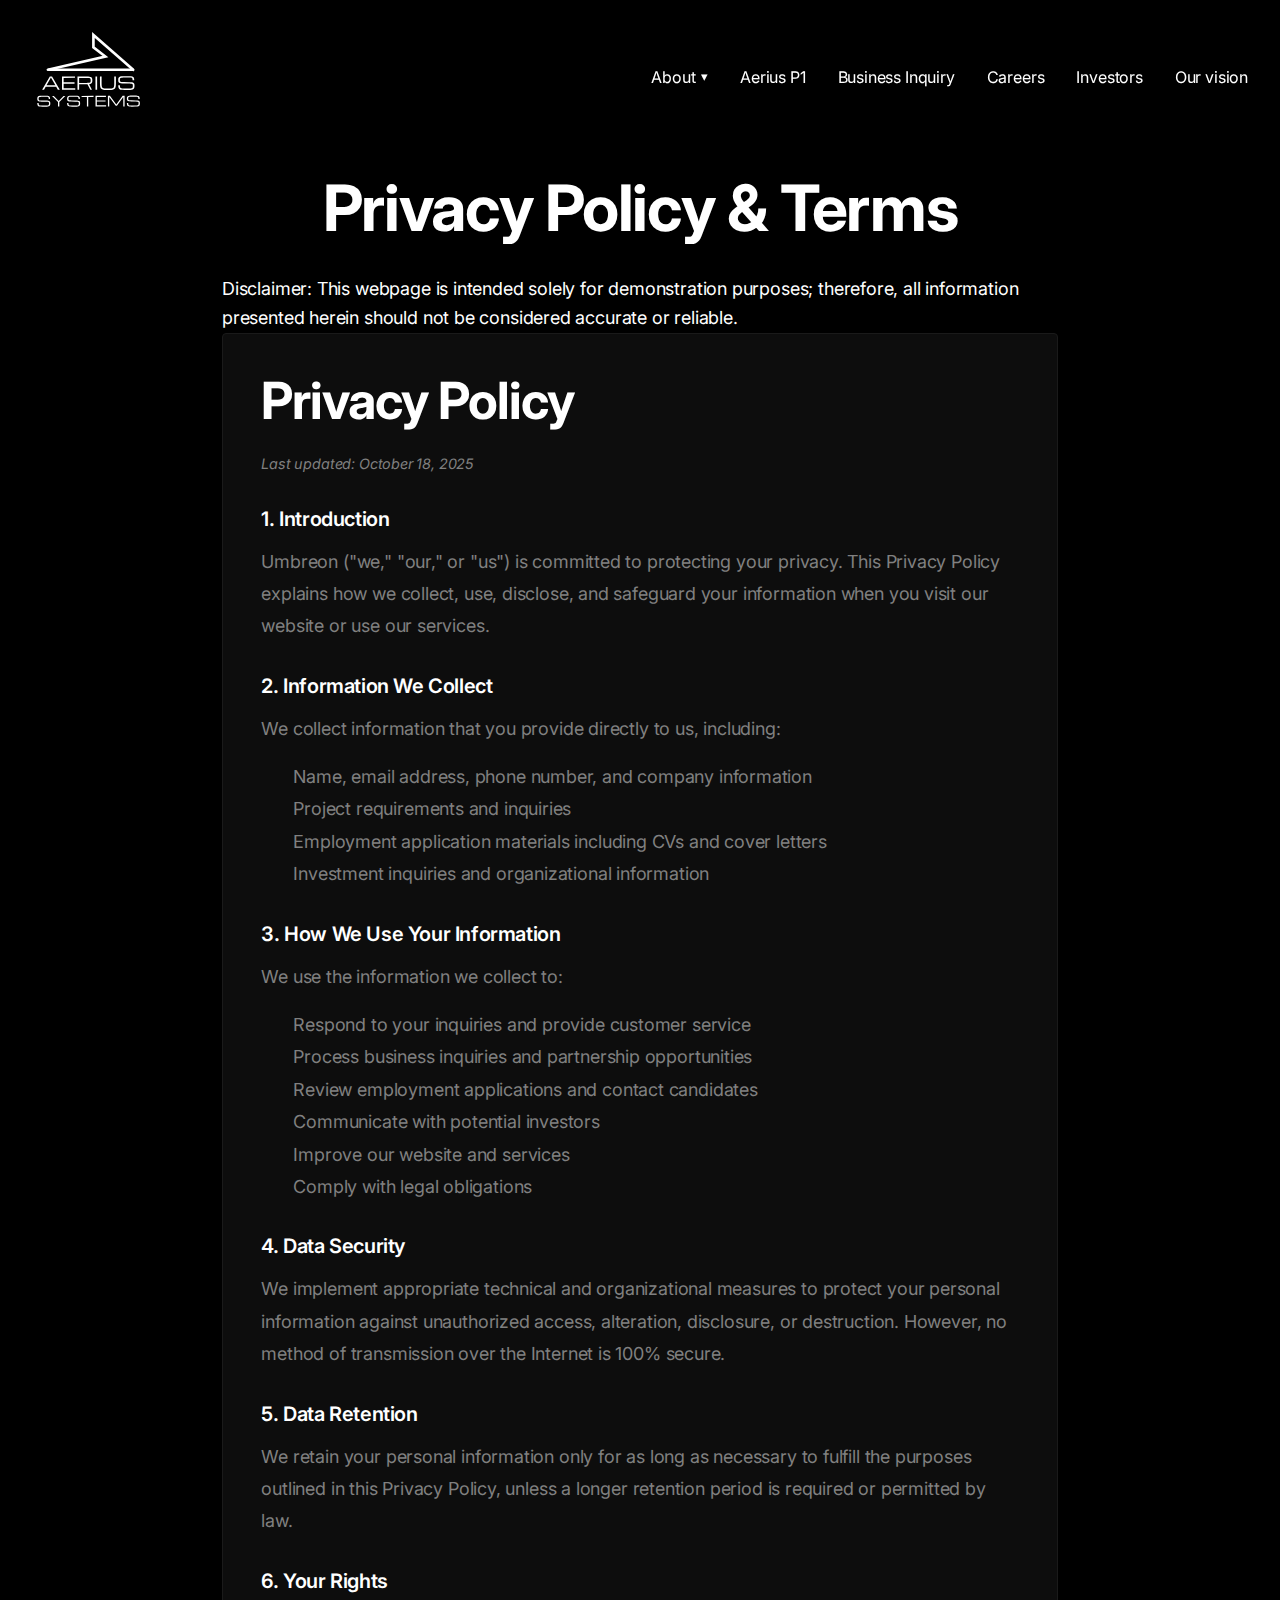
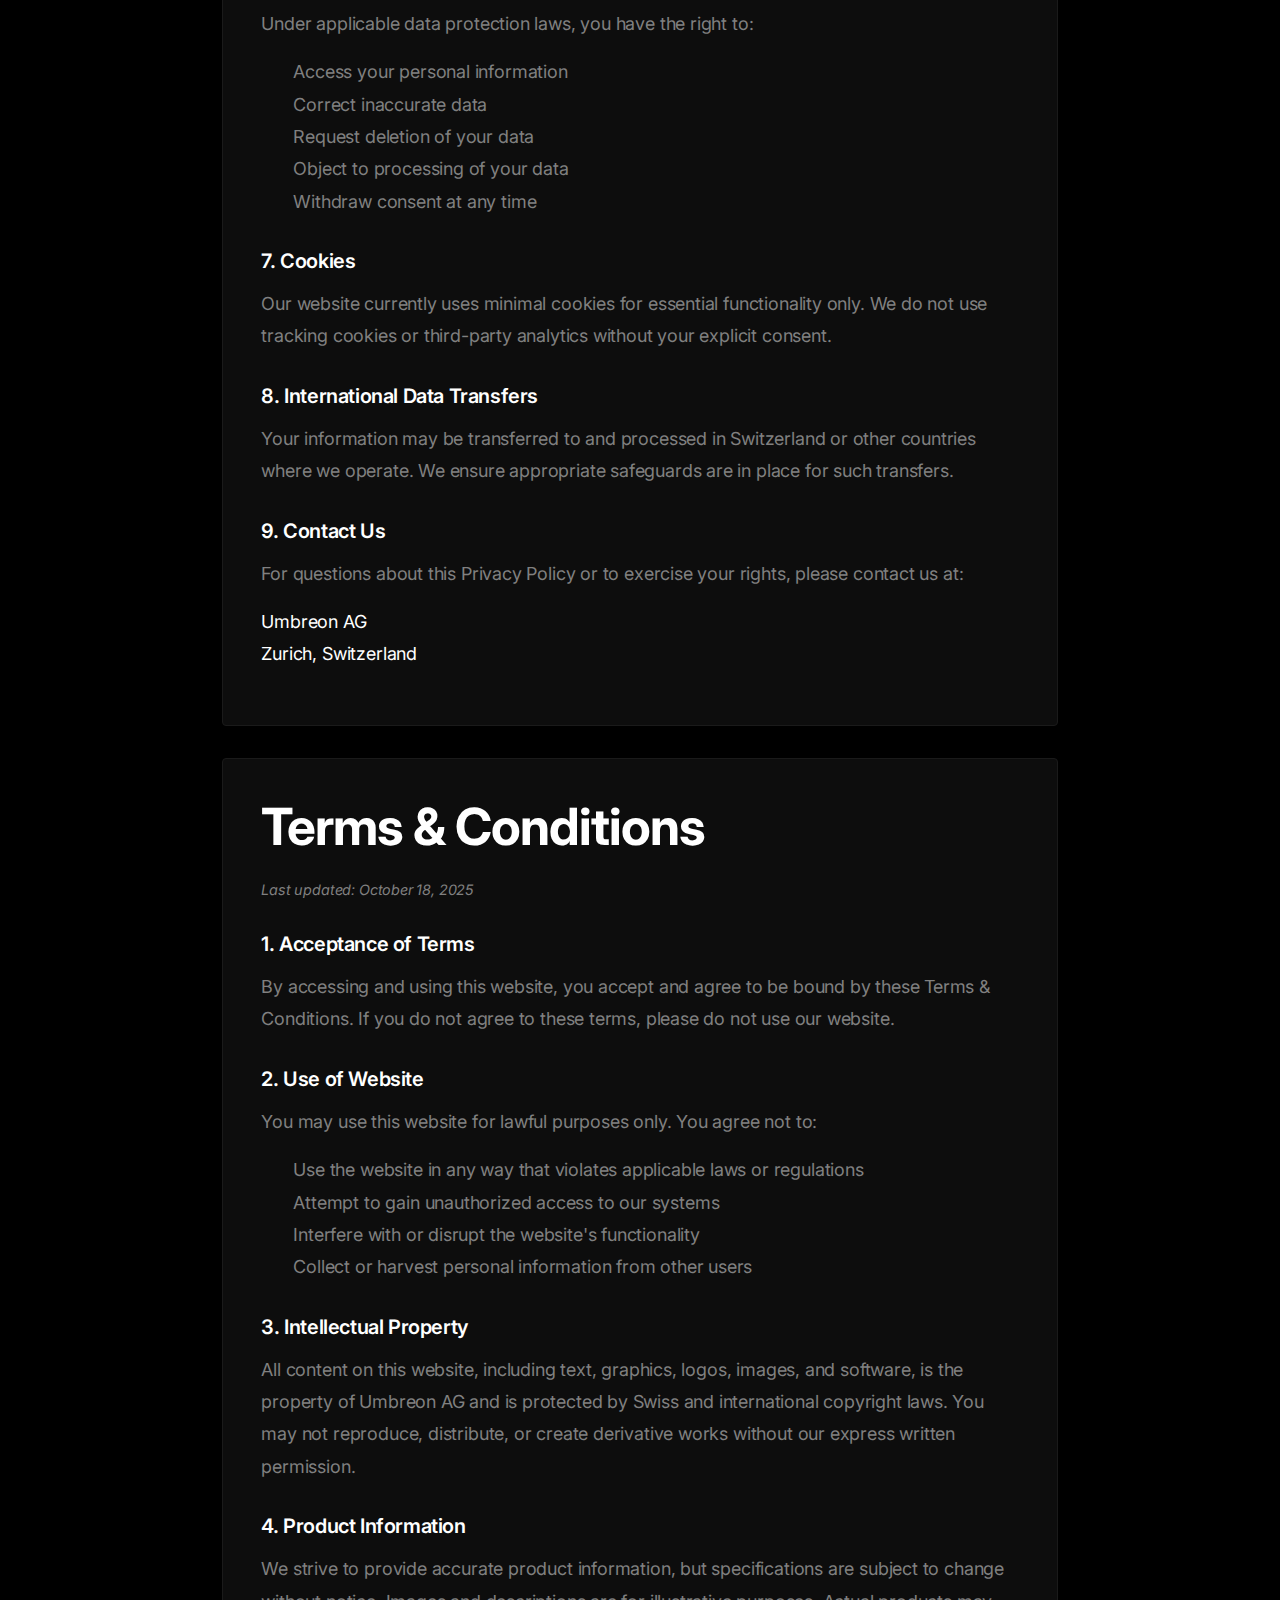
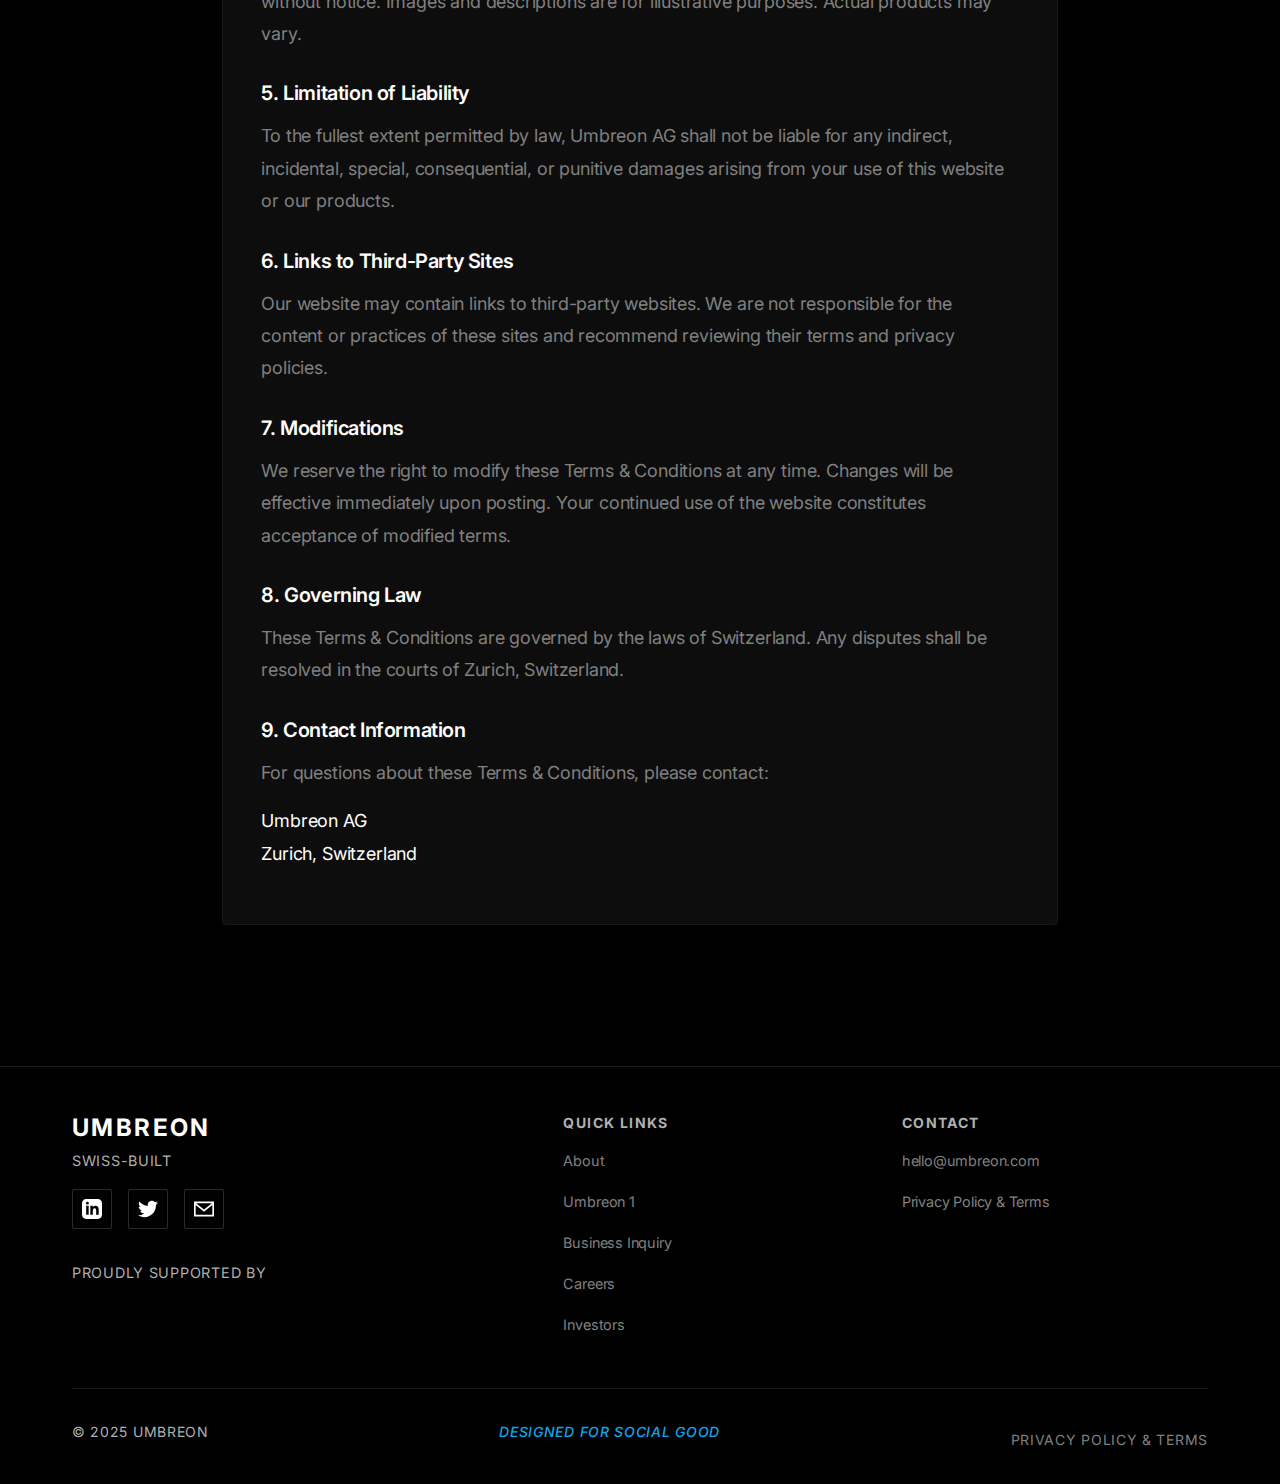
<file: privacy-terms.html>
<!DOCTYPE html>
<html lang="en">
<head>
  <meta charset="UTF-8">
  <meta name="viewport" content="width=device-width, initial-scale=1.0">
  <meta name="description" content="Umbreon Privacy Policy and Terms & Conditions">
  <title>Privacy Policy & Terms - Umbreon</title>
  <link rel="icon" type="image/svg+xml" href="assets/img/favicon.svg">
  <link rel="preconnect" href="https://fonts.googleapis.com">
  <link rel="preconnect" href="https://fonts.gstatic.com" crossorigin>
  <link href="https://fonts.googleapis.com/css2?family=Inter:wght@400;500;600;700&display=swap" rel="stylesheet">
  <link rel="stylesheet" href="assets/css/reset.css">
  <link rel="stylesheet" href="assets/css/styles.css">
</head>
<body>
  <a href="#main-content" class="skip-link">Skip to main content</a>
  <div id="header-placeholder"></div>
  
  <main id="main-content" style="padding-top: 6rem;">
    <section class="section">
      <div class="container" style="max-width: 900px;">
        <h1 class="text-center mb-4">Privacy Policy & Terms</h1>
        Disclaimer: This webpage is intended solely for demonstration purposes; therefore, all information presented herein should not be considered accurate or reliable.
        <!-- Privacy Policy -->
        <div id="privacy" class="card mb-4">
          <h2 class="mb-3">Privacy Policy</h2>
          <p style="color: var(--muted); font-size: 0.9rem; margin-bottom: 2rem;"><em>Last updated: October 18, 2025</em></p>
          
          <h3 style="font-size: 1.25rem; margin-top: 2rem; margin-bottom: 1rem;">1. Introduction</h3>
          <p style="color: var(--muted); line-height: 1.8; margin-bottom: 1rem;">
            Umbreon ("we," "our," or "us") is committed to protecting your privacy. This Privacy Policy explains how we collect, use, disclose, and safeguard your information when you visit our website or use our services.
          </p>
          
          <h3 style="font-size: 1.25rem; margin-top: 2rem; margin-bottom: 1rem;">2. Information We Collect</h3>
          <p style="color: var(--muted); line-height: 1.8; margin-bottom: 1rem;">
            We collect information that you provide directly to us, including:
          </p>
          <ul style="color: var(--muted); padding-left: 2rem; line-height: 1.8; margin-bottom: 1rem;">
            <li>Name, email address, phone number, and company information</li>
            <li>Project requirements and inquiries</li>
            <li>Employment application materials including CVs and cover letters</li>
            <li>Investment inquiries and organizational information</li>
          </ul>
          
          <h3 style="font-size: 1.25rem; margin-top: 2rem; margin-bottom: 1rem;">3. How We Use Your Information</h3>
          <p style="color: var(--muted); line-height: 1.8; margin-bottom: 1rem;">
            We use the information we collect to:
          </p>
          <ul style="color: var(--muted); padding-left: 2rem; line-height: 1.8; margin-bottom: 1rem;">
            <li>Respond to your inquiries and provide customer service</li>
            <li>Process business inquiries and partnership opportunities</li>
            <li>Review employment applications and contact candidates</li>
            <li>Communicate with potential investors</li>
            <li>Improve our website and services</li>
            <li>Comply with legal obligations</li>
          </ul>
          
          <h3 style="font-size: 1.25rem; margin-top: 2rem; margin-bottom: 1rem;">4. Data Security</h3>
          <p style="color: var(--muted); line-height: 1.8; margin-bottom: 1rem;">
            We implement appropriate technical and organizational measures to protect your personal information against unauthorized access, alteration, disclosure, or destruction. However, no method of transmission over the Internet is 100% secure.
          </p>
          
          <h3 style="font-size: 1.25rem; margin-top: 2rem; margin-bottom: 1rem;">5. Data Retention</h3>
          <p style="color: var(--muted); line-height: 1.8; margin-bottom: 1rem;">
            We retain your personal information only for as long as necessary to fulfill the purposes outlined in this Privacy Policy, unless a longer retention period is required or permitted by law.
          </p>
          
          <h3 style="font-size: 1.25rem; margin-top: 2rem; margin-bottom: 1rem;">6. Your Rights</h3>
          <p style="color: var(--muted); line-height: 1.8; margin-bottom: 1rem;">
            Under applicable data protection laws, you have the right to:
          </p>
          <ul style="color: var(--muted); padding-left: 2rem; line-height: 1.8; margin-bottom: 1rem;">
            <li>Access your personal information</li>
            <li>Correct inaccurate data</li>
            <li>Request deletion of your data</li>
            <li>Object to processing of your data</li>
            <li>Withdraw consent at any time</li>
          </ul>
          
          <h3 style="font-size: 1.25rem; margin-top: 2rem; margin-bottom: 1rem;">7. Cookies</h3>
          <p style="color: var(--muted); line-height: 1.8; margin-bottom: 1rem;">
            Our website currently uses minimal cookies for essential functionality only. We do not use tracking cookies or third-party analytics without your explicit consent.
          </p>
          
          <h3 style="font-size: 1.25rem; margin-top: 2rem; margin-bottom: 1rem;">8. International Data Transfers</h3>
          <p style="color: var(--muted); line-height: 1.8; margin-bottom: 1rem;">
            Your information may be transferred to and processed in Switzerland or other countries where we operate. We ensure appropriate safeguards are in place for such transfers.
          </p>
          
          <h3 style="font-size: 1.25rem; margin-top: 2rem; margin-bottom: 1rem;">9. Contact Us</h3>
          <p style="color: var(--muted); line-height: 1.8; margin-bottom: 1rem;">
            For questions about this Privacy Policy or to exercise your rights, please contact us at:
          </p>
          <p style="color: var(--text); line-height: 1.8;">
            <!-- Email: <a href="mailto:privacy@umbreon.com" style="color: var(--accent);">privacy@umbreon.com</a><br> -->
            Umbreon AG<br>
            Zurich, Switzerland
          </p>
        </div>
        
        <!-- Terms & Conditions -->
        <div id="terms" class="card">
          <h2 class="mb-3">Terms & Conditions</h2>
          <p style="color: var(--muted); font-size: 0.9rem; margin-bottom: 2rem;"><em>Last updated: October 18, 2025</em></p>
          
          <h3 style="font-size: 1.25rem; margin-top: 2rem; margin-bottom: 1rem;">1. Acceptance of Terms</h3>
          <p style="color: var(--muted); line-height: 1.8; margin-bottom: 1rem;">
            By accessing and using this website, you accept and agree to be bound by these Terms & Conditions. If you do not agree to these terms, please do not use our website.
          </p>
          
          <h3 style="font-size: 1.25rem; margin-top: 2rem; margin-bottom: 1rem;">2. Use of Website</h3>
          <p style="color: var(--muted); line-height: 1.8; margin-bottom: 1rem;">
            You may use this website for lawful purposes only. You agree not to:
          </p>
          <ul style="color: var(--muted); padding-left: 2rem; line-height: 1.8; margin-bottom: 1rem;">
            <li>Use the website in any way that violates applicable laws or regulations</li>
            <li>Attempt to gain unauthorized access to our systems</li>
            <li>Interfere with or disrupt the website's functionality</li>
            <li>Collect or harvest personal information from other users</li>
          </ul>
          
          <h3 style="font-size: 1.25rem; margin-top: 2rem; margin-bottom: 1rem;">3. Intellectual Property</h3>
          <p style="color: var(--muted); line-height: 1.8; margin-bottom: 1rem;">
            All content on this website, including text, graphics, logos, images, and software, is the property of Umbreon AG and is protected by Swiss and international copyright laws. You may not reproduce, distribute, or create derivative works without our express written permission.
          </p>
          
          <h3 style="font-size: 1.25rem; margin-top: 2rem; margin-bottom: 1rem;">4. Product Information</h3>
          <p style="color: var(--muted); line-height: 1.8; margin-bottom: 1rem;">
            We strive to provide accurate product information, but specifications are subject to change without notice. Images and descriptions are for illustrative purposes. Actual products may vary.
          </p>
          
          <h3 style="font-size: 1.25rem; margin-top: 2rem; margin-bottom: 1rem;">5. Limitation of Liability</h3>
          <p style="color: var(--muted); line-height: 1.8; margin-bottom: 1rem;">
            To the fullest extent permitted by law, Umbreon AG shall not be liable for any indirect, incidental, special, consequential, or punitive damages arising from your use of this website or our products.
          </p>
          
          <h3 style="font-size: 1.25rem; margin-top: 2rem; margin-bottom: 1rem;">6. Links to Third-Party Sites</h3>
          <p style="color: var(--muted); line-height: 1.8; margin-bottom: 1rem;">
            Our website may contain links to third-party websites. We are not responsible for the content or practices of these sites and recommend reviewing their terms and privacy policies.
          </p>
          
          <h3 style="font-size: 1.25rem; margin-top: 2rem; margin-bottom: 1rem;">7. Modifications</h3>
          <p style="color: var(--muted); line-height: 1.8; margin-bottom: 1rem;">
            We reserve the right to modify these Terms & Conditions at any time. Changes will be effective immediately upon posting. Your continued use of the website constitutes acceptance of modified terms.
          </p>
          
          <h3 style="font-size: 1.25rem; margin-top: 2rem; margin-bottom: 1rem;">8. Governing Law</h3>
          <p style="color: var(--muted); line-height: 1.8; margin-bottom: 1rem;">
            These Terms & Conditions are governed by the laws of Switzerland. Any disputes shall be resolved in the courts of Zurich, Switzerland.
          </p>
          
          <h3 style="font-size: 1.25rem; margin-top: 2rem; margin-bottom: 1rem;">9. Contact Information</h3>
          <p style="color: var(--muted); line-height: 1.8; margin-bottom: 1rem;">
            For questions about these Terms & Conditions, please contact:
          </p>
          <p style="color: var(--text); line-height: 1.8;">
            <!-- Email: <a href="mailto:legal@umbreon.com" style="color: var(--accent);">legal@umbreon.com</a><br> -->
            Umbreon AG<br>
            Zurich, Switzerland
          </p>
        </div>
      </div>
    </section>
  </main>
  
  <div id="footer-placeholder"></div>
  <script src="assets/js/main.js"></script>
  <script src="assets/js/nav.js"></script>
</body>
</html>
</file>
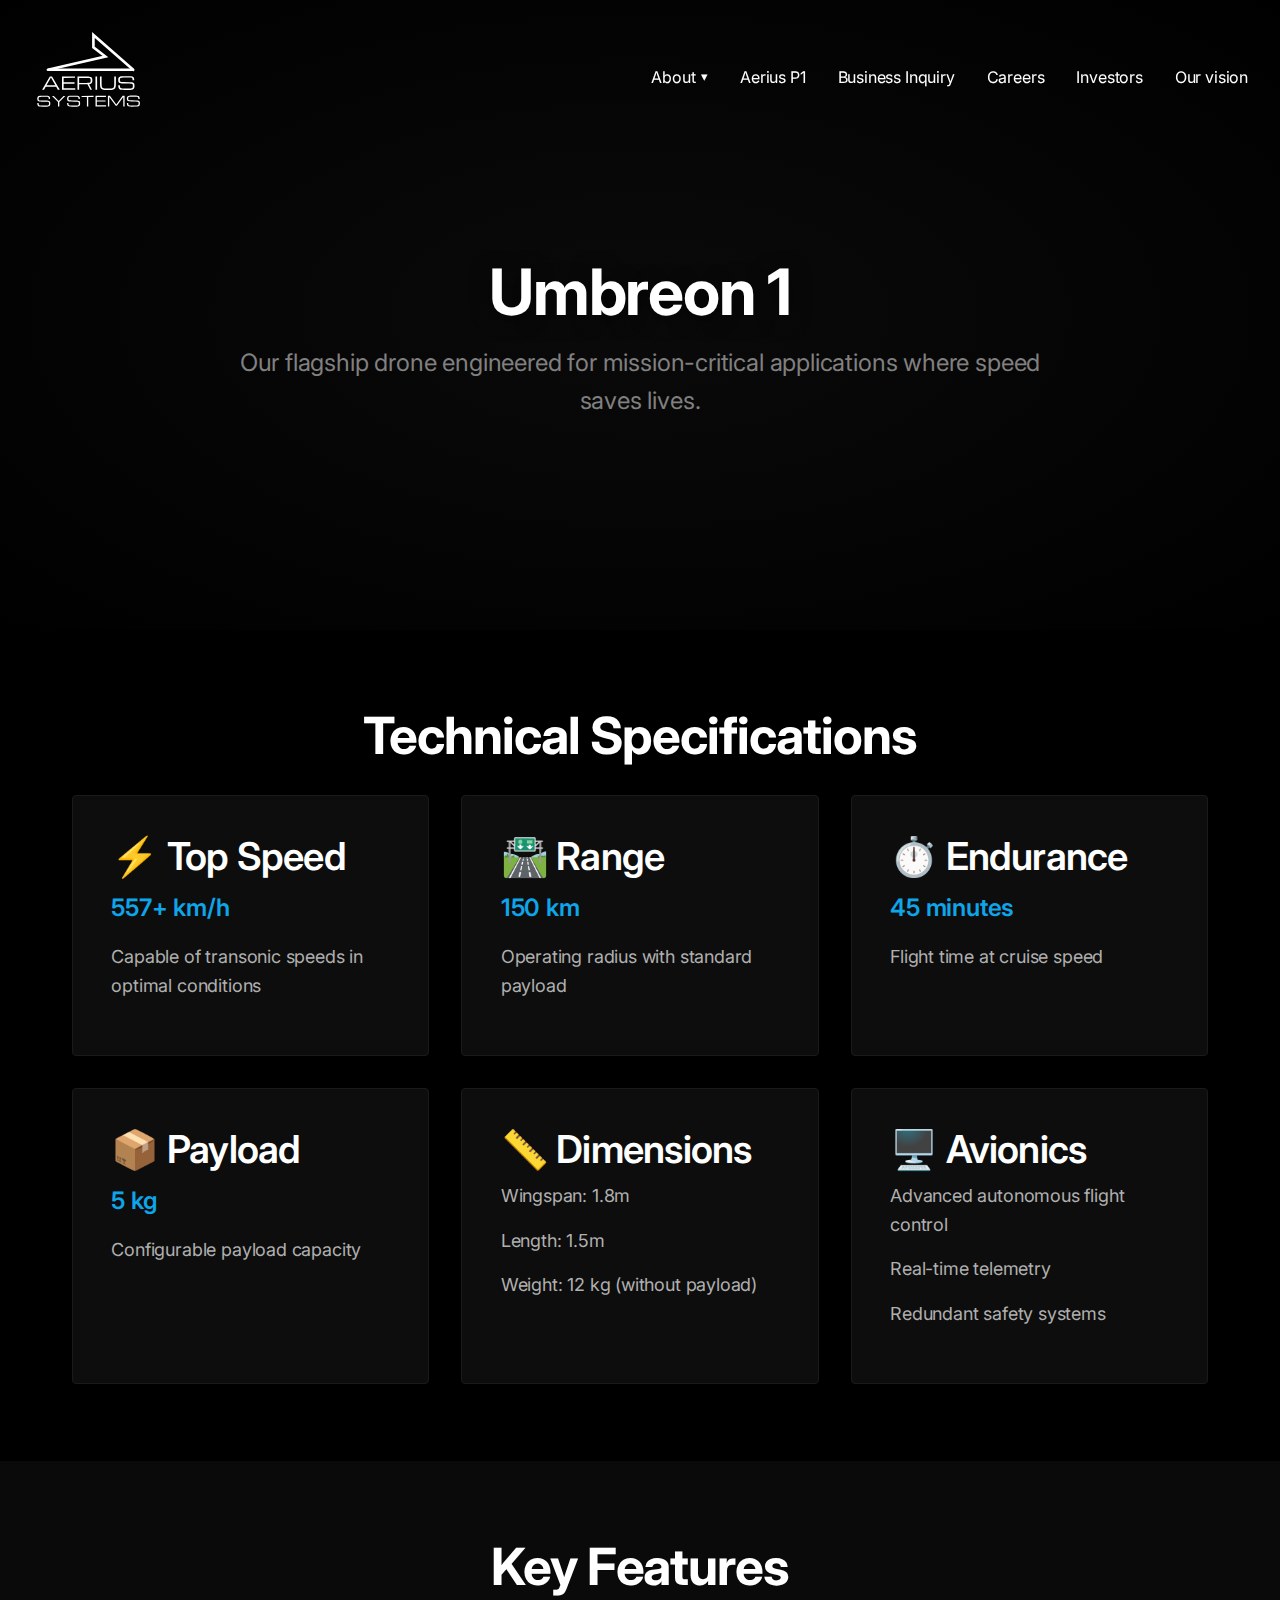
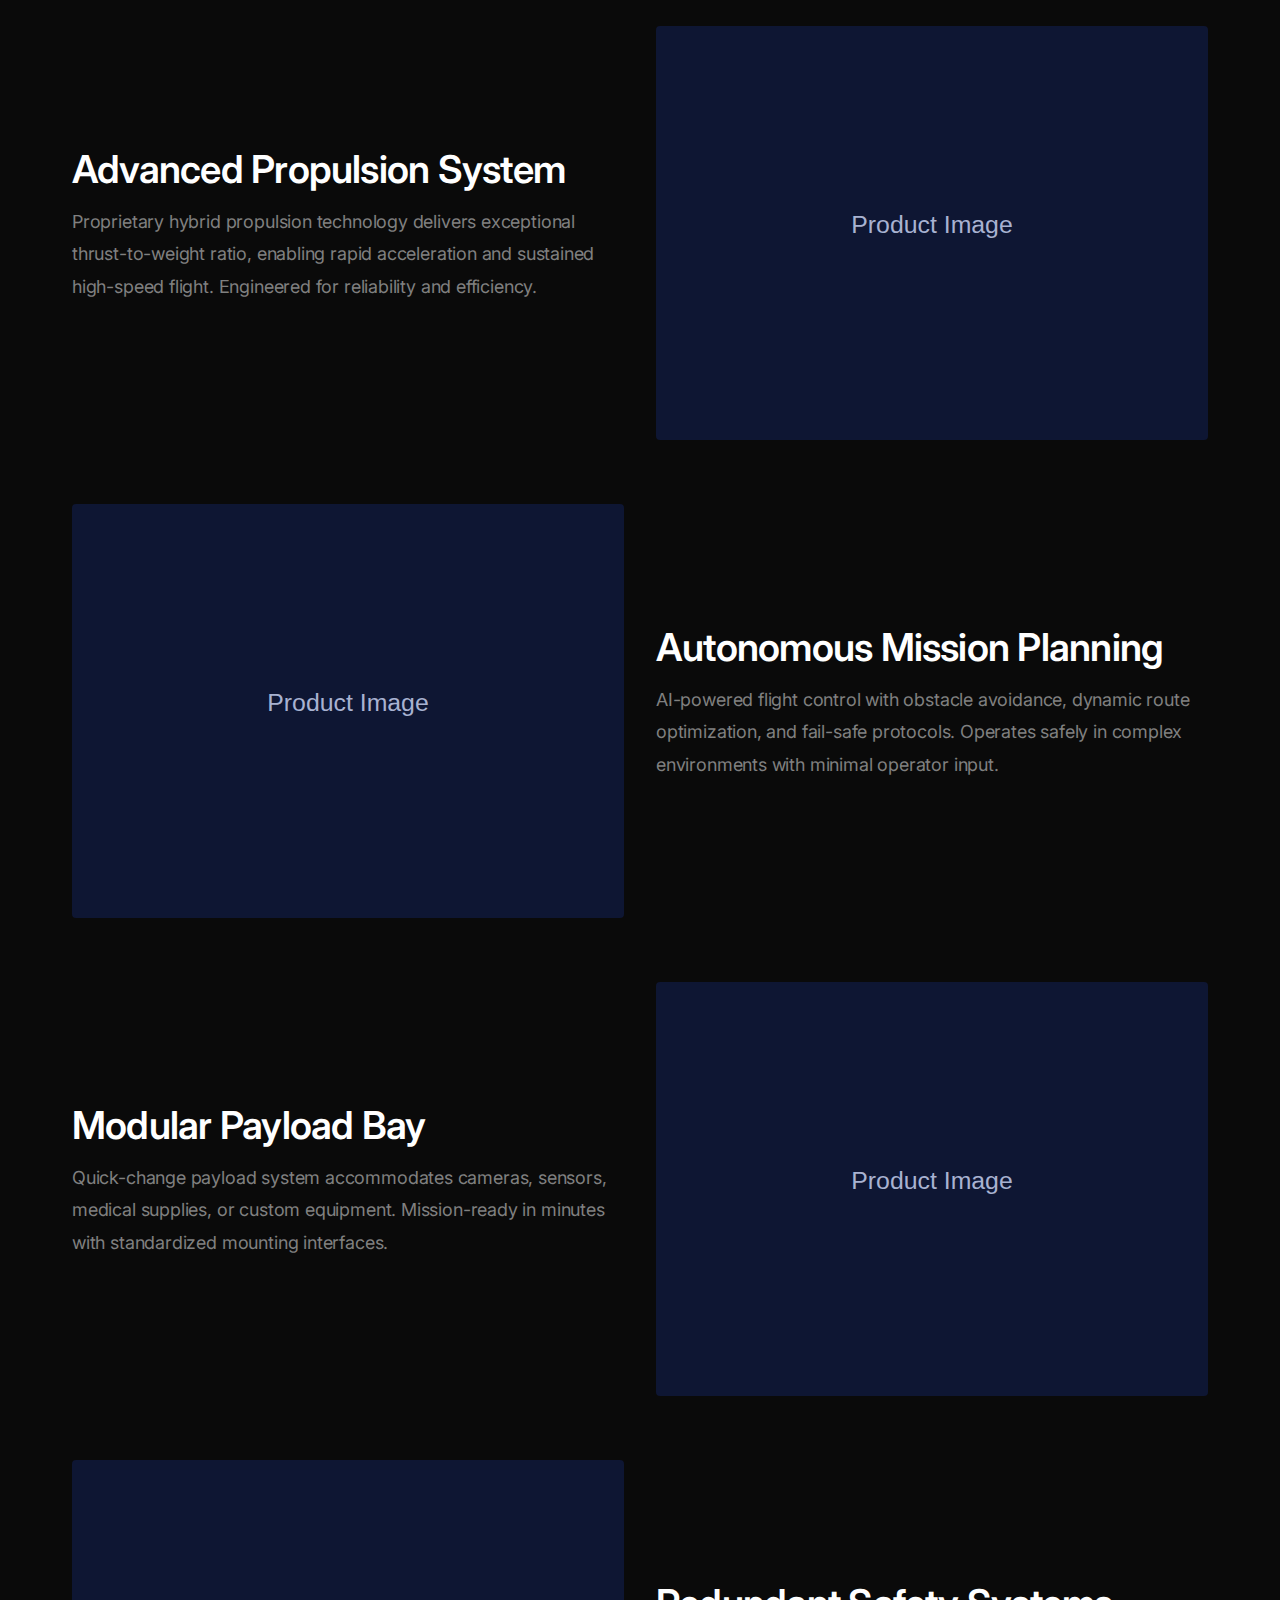
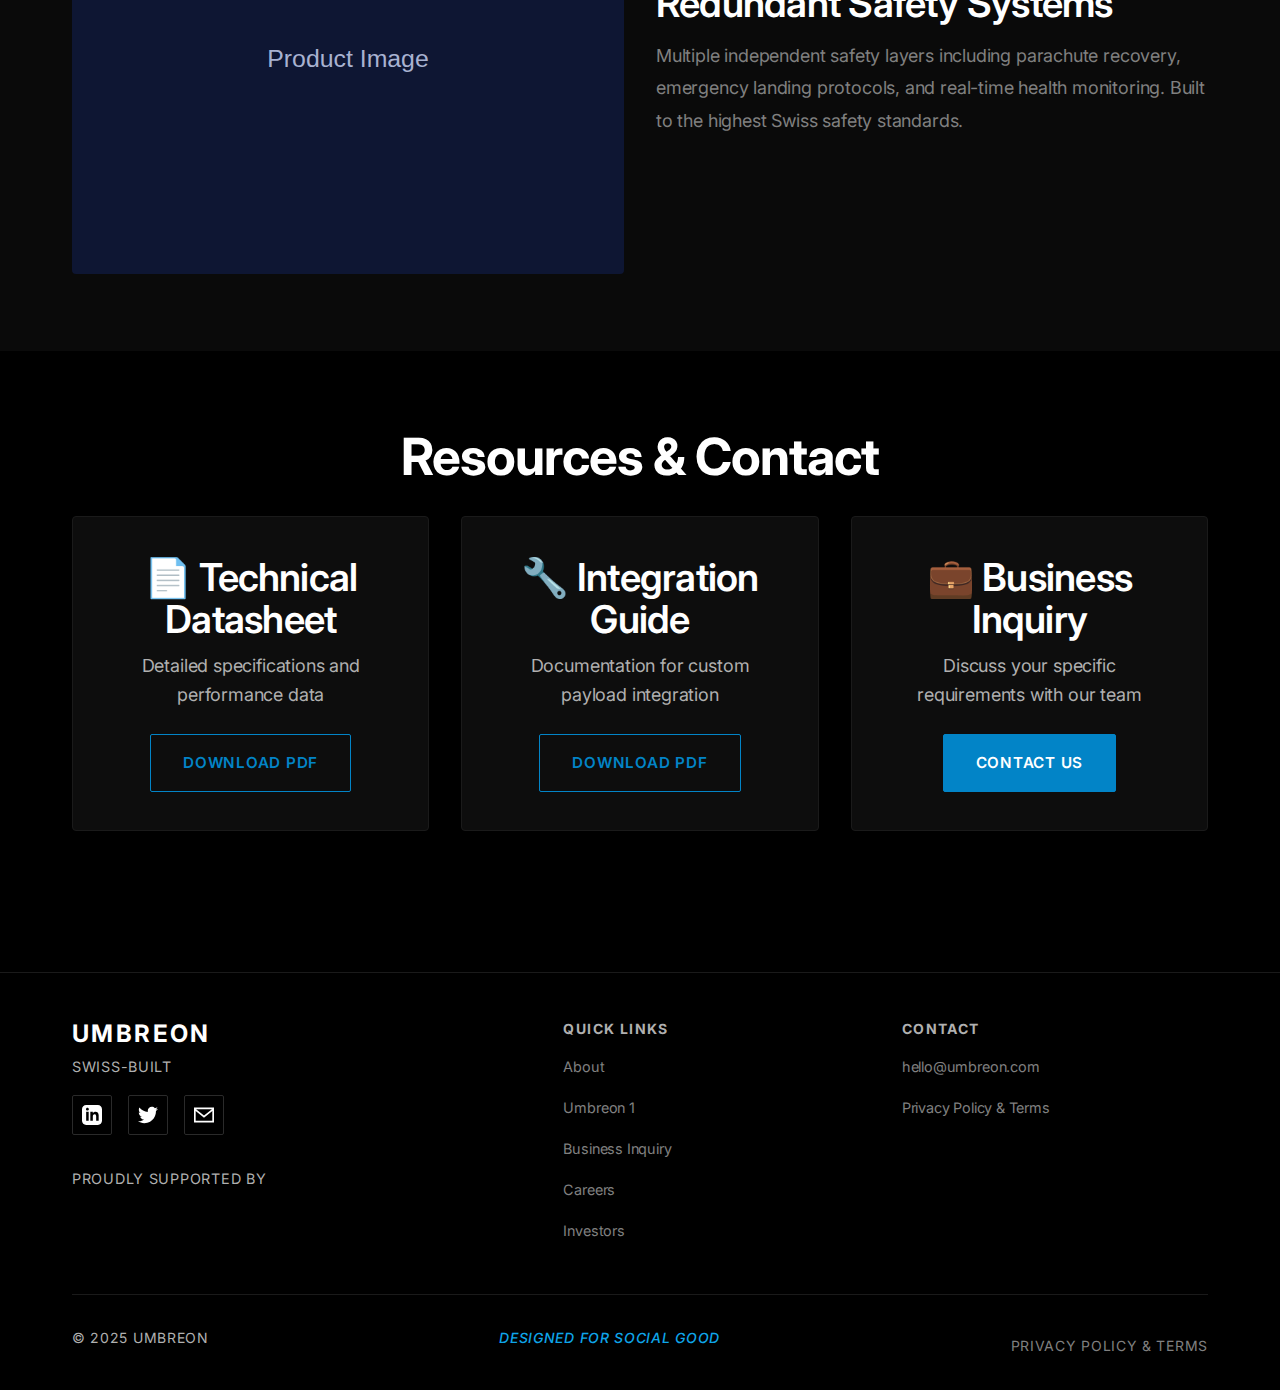
<file: umbreon-1.html>
<!DOCTYPE html>
<html lang="en">
<head>
  <meta charset="UTF-8">
  <meta name="viewport" content="width=device-width, initial-scale=1.0">
  <meta name="description" content="Umbreon 1 - Our flagship supersonic drone platform designed for critical missions.">
  <title>Umbreon 1 - Umbreon</title>
  <link rel="icon" type="image/svg+xml" href="assets/img/favicon.svg">
  <link rel="preconnect" href="https://fonts.googleapis.com">
  <link rel="preconnect" href="https://fonts.gstatic.com" crossorigin>
  <link href="https://fonts.googleapis.com/css2?family=Inter:wght@400;500;600;700&display=swap" rel="stylesheet">
  <link rel="stylesheet" href="assets/css/reset.css">
  <link rel="stylesheet" href="assets/css/styles.css">
</head>
<body>
  <a href="#main-content" class="skip-link">Skip to main content</a>
  <div id="header-placeholder"></div>
  
  <main id="main-content">
    <!-- Product Hero -->
    <section class="hero" style="min-height: 70vh;">
      <div id="hero-animation"></div>
      <div class="hero-content">
        <h1 class="hero-title">Umbreon 1</h1>
        <p class="hero-subtitle">Our flagship drone engineered for mission-critical applications where speed saves lives.</p>
      </div>
    </section>
    
    <!-- Specifications -->
    <section class="section">
      <div class="container">
        <h2 class="text-center mb-4">Technical Specifications</h2>
        <div class="grid grid-2">
          <div class="card">
            <h3 class="card-title">⚡ Top Speed</h3>
            <p class="card-content" style="font-size: 1.5rem; color: var(--accent); font-weight: 600;">557+ km/h</p>
            <p class="card-content">Capable of transonic speeds in optimal conditions</p>
          </div>
          <div class="card">
            <h3 class="card-title">🛣️ Range</h3>
            <p class="card-content" style="font-size: 1.5rem; color: var(--accent); font-weight: 600;">150 km</p>
            <p class="card-content">Operating radius with standard payload</p>
          </div>
          <div class="card">
            <h3 class="card-title">⏱️ Endurance</h3>
            <p class="card-content" style="font-size: 1.5rem; color: var(--accent); font-weight: 600;">45 minutes</p>
            <p class="card-content">Flight time at cruise speed</p>
          </div>
          <div class="card">
            <h3 class="card-title">📦 Payload</h3>
            <p class="card-content" style="font-size: 1.5rem; color: var(--accent); font-weight: 600;">5 kg</p>
            <p class="card-content">Configurable payload capacity</p>
          </div>
          <div class="card">
            <h3 class="card-title">📏 Dimensions</h3>
            <p class="card-content">Wingspan: 1.8m</p>
            <p class="card-content">Length: 1.5m</p>
            <p class="card-content">Weight: 12 kg (without payload)</p>
          </div>
          <div class="card">
            <h3 class="card-title">🖥️ Avionics</h3>
            <p class="card-content">Advanced autonomous flight control</p>
            <p class="card-content">Real-time telemetry</p>
            <p class="card-content">Redundant safety systems</p>
          </div>
        </div>
      </div>
    </section>
    
    <!-- Features -->
    <section class="section" style="background: var(--bg-2);">
      <div class="container">
        <h2 class="text-center mb-4">Key Features</h2>
        
        <!-- Feature 1 -->
        <div class="grid grid-2" style="margin-bottom: 4rem; align-items: center;">
          <div>
            <h3 class="mb-2">Advanced Propulsion System</h3>
            <p style="color: var(--muted); line-height: 1.8;">
              Proprietary hybrid propulsion technology delivers exceptional thrust-to-weight ratio, enabling rapid acceleration and sustained high-speed flight. Engineered for reliability and efficiency.
            </p>
          </div>
          <img src="assets/img/product.svg" alt="Propulsion system" loading="lazy" style="border-radius: var(--radius);">
        </div>
        
        <!-- Feature 2 -->
        <div class="grid grid-2" style="margin-bottom: 4rem; align-items: center;">
          <img src="assets/img/product.svg" alt="Autonomous systems" loading="lazy" style="border-radius: var(--radius); order: 1;">
          <div style="order: 2;">
            <h3 class="mb-2">Autonomous Mission Planning</h3>
            <p style="color: var(--muted); line-height: 1.8;">
              AI-powered flight control with obstacle avoidance, dynamic route optimization, and fail-safe protocols. Operates safely in complex environments with minimal operator input.
            </p>
          </div>
        </div>
        
        <!-- Feature 3 -->
        <div class="grid grid-2" style="margin-bottom: 4rem; align-items: center;">
          <div>
            <h3 class="mb-2">Modular Payload Bay</h3>
            <p style="color: var(--muted); line-height: 1.8;">
              Quick-change payload system accommodates cameras, sensors, medical supplies, or custom equipment. Mission-ready in minutes with standardized mounting interfaces.
            </p>
          </div>
          <img src="assets/img/product.svg" alt="Payload system" loading="lazy" style="border-radius: var(--radius);">
        </div>
        
        <!-- Feature 4 -->
        <div class="grid grid-2" style="align-items: center;">
          <img src="assets/img/product.svg" alt="Safety systems" loading="lazy" style="border-radius: var(--radius); order: 1;">
          <div style="order: 2;">
            <h3 class="mb-2">Redundant Safety Systems</h3>
            <p style="color: var(--muted); line-height: 1.8;">
              Multiple independent safety layers including parachute recovery, emergency landing protocols, and real-time health monitoring. Built to the highest Swiss safety standards.
            </p>
          </div>
        </div>
      </div>
    </section>
    
    <!-- Downloads & CTA -->
    <section class="section">
      <div class="container">
        <h2 class="text-center mb-4">Resources & Contact</h2>
        <div class="grid grid-3">
          <div class="card text-center">
            <h3 class="card-title">📄 Technical Datasheet</h3>
            <p class="card-content mb-3">Detailed specifications and performance data</p>
            <a href="#" class="btn btn-secondary" onclick="alert('Datasheet download coming soon'); return false;">Download PDF</a>
          </div>
          <div class="card text-center">
            <h3 class="card-title">🔧 Integration Guide</h3>
            <p class="card-content mb-3">Documentation for custom payload integration</p>
            <a href="#" class="btn btn-secondary" onclick="alert('Integration guide coming soon'); return false;">Download PDF</a>
          </div>
          <div class="card text-center">
            <h3 class="card-title">💼 Business Inquiry</h3>
            <p class="card-content mb-3">Discuss your specific requirements with our team</p>
            <a href="business-inquiry.html" class="btn btn-primary">Contact Us</a>
          </div>
        </div>
      </div>
    </section>
  </main>
  
  <div id="footer-placeholder"></div>
  <script src="assets/js/main.js"></script>
  <script src="assets/js/nav.js"></script>
</body>
</html>
</file>
<file: assets/css/styles.css>
/* ===== Design System Variables ===== */
:root {
  /* Colors - Dark Mode (SpaceX/Rocket Lab/Palantir inspired) */
  --bg: #000000;
  --bg-2: #0a0a0a;
  --bg-card: #0d0d0d;
  --text: #ffffff;
  --text-dim: #b0b0b0;
  --muted: #808080;
  --accent: #0ea5e9;
  --accent-dark: #0284c7;
  --accent-2: #38bdf8;
  --accent-glow: rgba(14, 165, 233, 0.3);
  --border: #1a1a1a;
  --border-bright: #2a2a2a;
  
  /* Typography */
  --font-base: 'Inter', -apple-system, BlinkMacSystemFont, 'Segoe UI', sans-serif;
  --font-mono: 'SF Mono', 'Monaco', 'Inconsolata', 'Fira Code', 'Droid Sans Mono', 'Source Code Pro', monospace;
  
  /* Spacing */
  --container-max: 1200px;
  --section-padding: clamp(3rem, 6vw, 6rem);
  
  /* Borders - Sharper, more geometric */
  --radius: 4px;
  --radius-sm: 2px;
  
  /* Transitions */
  --transition: 0.2s cubic-bezier(0.4, 0, 0.2, 1);
}

/* Respect reduced motion preferences */
@media (prefers-reduced-motion: reduce) {
  *, *::before, *::after {
    animation-duration: 0.01ms !important;
    animation-iteration-count: 1 !important;
    transition-duration: 0.01ms !important;
    scroll-behavior: auto !important;
  }
}

/* ===== Base Styles ===== */
body {
  background: var(--bg);
  color: var(--text);
  font-family: var(--font-base);
  font-size: clamp(1rem, 1vw + 0.5rem, 1.125rem);
  line-height: 1.6;
  font-weight: 400;
  letter-spacing: -0.01em;
}

/* ===== Typography ===== */
h1, h2, h3, h4, h5, h6 {
  line-height: 1.1;
  font-weight: 700;
  color: var(--text);
  letter-spacing: -0.02em;
}

h1 {
  font-size: clamp(2.5rem, 5vw, 4.5rem);
  font-weight: 700;
}

h2 {
  font-size: clamp(2rem, 4vw, 3.5rem);
  font-weight: 700;
}

h3 {
  font-size: clamp(1.5rem, 3vw, 2.5rem);
  font-weight: 600;
}

h4 {
  font-size: clamp(1.25rem, 2.5vw, 1.75rem);
  font-weight: 600;
}

h5 {
  font-size: clamp(1.125rem, 2vw, 1.5rem);
  font-weight: 600;
}

h6 {
  font-size: clamp(1rem, 1.5vw, 1.25rem);
  font-weight: 600;
}

p {
  color: var(--text-dim);
  margin-bottom: 1rem;
}

a {
  transition: color var(--transition);
}

a:hover {
  color: var(--accent);
}

/* ===== Layout Utilities ===== */
.container {
  max-width: var(--container-max);
  margin: 0 auto;
  padding: 0 clamp(1rem, 3vw, 2rem);
  width: 100%;
}

.section {
  padding-block: var(--section-padding);
}

.grid {
  display: grid;
  gap: clamp(1rem, 3vw, 2rem);
}

.grid-2 {
  grid-template-columns: repeat(auto-fit, minmax(280px, 1fr));
}

.grid-3 {
  grid-template-columns: repeat(auto-fit, minmax(250px, 1fr));
}

.grid-4 {
  grid-template-columns: repeat(auto-fit, minmax(200px, 1fr));
}

.flex {
  display: flex;
  gap: 1rem;
}

.flex-center {
  display: flex;
  align-items: center;
  justify-content: center;
}

.flex-between {
  display: flex;
  align-items: center;
  justify-content: space-between;
}

.text-center {
  text-align: center;
}

/* ===== Skip Link (Accessibility) ===== */
.skip-link {
  position: absolute;
  top: -100px;
  left: 0;
  background: var(--accent-dark);
  color: #fff;
  padding: 0.75rem 1.5rem;
  font-weight: 600;
  z-index: 10000;
  transition: top 0.2s;
}

.skip-link:focus {
  top: 0;
}

/* ===== Header / Navigation ===== */
.site-header {
  position: fixed;
  top: 0;
  left: 0;
  right: 0;
  z-index: 1000;
  transition: background-color var(--transition), backdrop-filter var(--transition);
  padding: 1rem 0;
  border-bottom: 1px solid transparent;
}

.site-header.scrolled {
  background-color: rgba(0, 0, 0, 0.95);
  backdrop-filter: blur(20px);
  border-bottom: 1px solid var(--border);
  box-shadow: 0 1px 0 rgba(255, 255, 255, 0.03);
}

.header-container {
  display: flex;
  align-items: center;
  justify-content: space-between;
  max-width: 1280px;
  margin: 0 auto;
  padding: 16px 32px;
}

.logo {
  font-size: 1.5rem;
  font-weight: 700;
  letter-spacing: 0.1em;
  color: var(--text);
  text-transform: uppercase;
  display: flex;
  align-items: center;
  margin-right: auto;
}

.logo-img {
  height: 90px;
  width: auto;
  display: block;
}

.nav-desktop {
  display: flex;
}

.nav-list {
  display: flex;
  gap: 2rem;
  align-items: center;
  list-style: none;
  margin: 0;
  padding: 0;
}

.nav-item {
  position: relative;
}

.nav-link {
  color: var(--text);
  font-weight: 500;
  font-size: 0.875rem;
  letter-spacing: 0.05em;
  text-transform: uppercase;
  transition: color var(--transition);
  position: relative;
}

.nav-link,
.nav-list a,
.nav-dropdown-toggle {
  color: white;
  background: none;
  border: none;
  text-decoration: none;
  font-size: 1rem;
  cursor: pointer;
    }

.nav-link::after {
  content: '';
  position: absolute;
  bottom: -4px;
  left: 0;
  width: 0;
  height: 1px;
  background: var(--accent);
  transition: width var(--transition);
}

/* Prevent the underline ::after on dropdown toggle */
.nav-dropdown-toggle::after {
  content: '▾';
  position: static;
  font-size: 0.8em;
  line-height: 1;
  display: inline-block;
  margin-left: 0.3rem;
  width: auto;
  height: auto;
  background: none;
}

.nav-link:hover::after,
.nav-link.active::after,
.nav-link[aria-current="page"]::after {
  width: 100%;
}

.nav-link:hover,
.nav-link.active,
.nav-link[aria-current="page"] {
  color: var(--accent);
}

/* Dropdown for "About" */
.nav-dropdown {
  position: relative;
}

.nav-dropdown-toggle {
  display: inline-flex;
  align-items: center;
  flex-direction: row;
  white-space: nowrap;
}

.nav-submenu {
  position: absolute;
  top: 100%;
  left: 0;
  background: var(--bg-2);
  border: 1px solid var(--border);
  border-radius: var(--radius-sm);
  padding: 0.5rem 0;
  min-width: 180px;

  opacity: 0;
  visibility: hidden;
  transform: translateY(-10px);
  transition: opacity var(--transition),
              transform var(--transition),
              visibility var(--transition);
  list-style: none;
}

.nav-dropdown:hover .nav-submenu,
.nav-dropdown:focus-within .nav-submenu {
  opacity: 1;
  visibility: visible;
  transform: translateY(0);
}

.nav-submenu-item {
  padding: 0.5rem 1rem;
}

.nav-submenu-link {
  display: block;
  color: var(--muted);
  font-size: 0.9rem;
  transition: color var(--transition);
}

.nav-submenu-link:hover {
  color: var(--accent);
}

/* Mobile Menu */
.hamburger {
  display: flex;
  flex-direction: column;
  gap: 5px;
  width: 28px;
  height: 28px;
  padding: 0;
  cursor: pointer;
  z-index: 1001;
  border: none;
}

.hamburger span {
  display: block;
  width: 25px;
  height: 3px;
  border-radius: 2px;
  transition: transform var(--transition), opacity var(--transition);
}

.hamburger.active span:nth-child(1) {
  transform: translateY(8px) rotate(45deg);
}

.hamburger.active span:nth-child(2) {
  opacity: 0;
}

.hamburger.active span:nth-child(3) {
  transform: translateY(-8px) rotate(-45deg);
}

.nav-mobile {
  position: fixed;
  top: 0;
  right: 0;
  bottom: 0;
  width: 100%;
  max-width: 400px;
  background: var(--bg-2);
  border-left: 1px solid var(--border);
  padding: 5rem 2rem 2rem;
  transform: translateX(100%);
  transition: transform 0.4s cubic-bezier(0.4, 0, 0.2, 1);
  overflow-y: auto;
  z-index: 999;
}

.nav-mobile.active {
  transform: translateX(0);
}

.nav-mobile-list {
  display: flex;
  flex-direction: column;
  gap: 1.5rem;
}

.nav-mobile-link {
  font-size: 1.25rem;
  font-weight: 500;
  display: block;
  padding: 0.5rem 0;
}

.nav-mobile-dropdown-toggle {
  display: flex;
  align-items: center;
  justify-content: space-between;
  width: 100%;
  text-align: left;
  font-size: 1.25rem;
  font-weight: 500;
  padding: 0.5rem 0;
}

.nav-mobile-dropdown-toggle::after {
  content: '+';
  font-size: 1.5rem;
  transition: transform var(--transition);
}

.nav-mobile-dropdown-toggle.active::after {
  transform: rotate(45deg);
}

.nav-mobile-submenu {
  max-height: 0;
  overflow: hidden;
  transition: max-height 0.3s ease;
  padding-left: 1rem;
}

.nav-mobile-submenu.active {
  max-height: 500px;
}

.nav-mobile-submenu-item {
  padding: 0.5rem 0;
}

.nav-mobile-submenu-link {
  font-size: 1rem;
  color: var(--muted);
}

/* Overlay backdrop for mobile menu */
.nav-overlay {
  position: fixed;
  top: 0;
  left: 0;
  right: 0;
  bottom: 0;
  background: rgba(0, 0, 0, 0.7);
  opacity: 0;
  visibility: hidden;
  transition: opacity var(--transition), visibility var(--transition);
  z-index: 998;
}

.nav-overlay.active {
  opacity: 1;
  visibility: visible;
}

body.nav-open {
  overflow: hidden;
}

@media (min-width: 768px) {
  .nav-desktop {
    display: block;
  }
  
  .hamburger {
    display: none;
  }
}

/* ===== Buttons ===== */
.btn {
  display: inline-flex;
  align-items: center;
  justify-content: center;
  gap: 0.5rem;
  padding: 1rem 2rem;
  font-weight: 600;
  font-size: 0.95rem;
  letter-spacing: 0.05em;
  text-transform: uppercase;
  border-radius: var(--radius-sm);
  transition: all var(--transition);
  cursor: pointer;
  text-align: center;
  border: 1px solid transparent;
  position: relative;
  overflow: hidden;
}

.btn::before {
  content: '';
  position: absolute;
  inset: 0;
  background: linear-gradient(90deg, transparent, rgba(255, 255, 255, 0.1), transparent);
  transform: translateX(-100%);
  transition: transform 0.6s;
}

.btn:hover::before {
  transform: translateX(100%);
}

.btn-primary {
  background: var(--accent-dark);
  color: #fff;
  border-color: var(--accent-dark);
}

.btn-primary:hover {
  background: var(--accent);
  border-color: var(--accent);
  box-shadow: 0 0 20px var(--accent-glow), 0 0 40px var(--accent-glow);
}

.btn-secondary {
  background: transparent;
  border-color: var(--accent-dark);
  color: var(--accent-dark);
}

.btn-secondary:hover {
  background: var(--accent-dark);
  color: #fff;
  box-shadow: 0 0 20px var(--accent-glow);
}

.btn:disabled {
  opacity: 0.5;
  cursor: not-allowed;
  pointer-events: none;
}

/* ===== Cards ===== */
.card {
  background: var(--bg-card);
  border: 1px solid var(--border);
  border-radius: var(--radius);
  padding: clamp(1.5rem, 3vw, 2.5rem);
  transition: all var(--transition);
  position: relative;
}

.card::before {
  content: '';
  position: absolute;
  inset: 0;
  border-radius: var(--radius);
  padding: 1px;
  background: linear-gradient(135deg, var(--accent) 0%, transparent 50%, var(--accent) 100%);
  -webkit-mask: linear-gradient(#fff 0 0) content-box, linear-gradient(#fff 0 0);
  -webkit-mask-composite: xor;
  mask: linear-gradient(#fff 0 0) content-box, linear-gradient(#fff 0 0);
  mask-composite: exclude;
  opacity: 0;
  transition: opacity var(--transition);
  pointer-events: none; /* Allow clicks through the overlay */
}

.card:hover::before {
  opacity: 0.5;
}

.card:hover {
  border-color: var(--border-bright);
  box-shadow: 0 0 30px rgba(0, 168, 255, 0.1);
}

.card-title {
  margin-bottom: 0.75rem;
  color: var(--text);
}

.card-content {
  color: var(--text-dim);
}

/* ===== Hero Section ===== */
.hero {
  position: relative;
  min-height: 100vh;
  display: flex;
  align-items: center;
  justify-content: center;
  overflow: hidden;
  padding-top: 5rem;
}

#hero-animation {
  position: absolute;
  top: 0;
  left: 0;
  width: 100%;
  height: 100%;
  background: radial-gradient(ellipse at center, #0a0a0a 0%, #000000 100%);
  z-index: 0;
}

.hero-content {
  position: relative;
  z-index: 1;
  text-align: center;
  max-width: 900px;
  padding: 2rem;
}

.hero-title {
  margin-bottom: 1rem;
  text-shadow: 0 4px 20px rgba(0, 0, 0, 0.5);
}

.hero-subtitle {
  font-size: clamp(1.125rem, 2vw, 1.5rem);
  color: var(--muted);
  margin-bottom: 2rem;
  line-height: 1.6;
}

.hero-cta {
  display: flex;
  gap: 1rem;
  justify-content: center;
  flex-wrap: wrap;
  margin-bottom: 16px;
}

/* ===== Forms ===== */
.form-group {
  margin-bottom: 1.5rem;
}

.form-label {
  display: block;
  margin-bottom: 0.5rem;
  font-weight: 500;
  color: var(--text);
}

.form-label.required::after {
  content: ' *';
  color: var(--accent);
}

.form-input,
.form-textarea,
.form-select {
  width: 100%;
  padding: 0.875rem 1rem;
  background: var(--bg);
  border: 1px solid var(--border);
  border-radius: var(--radius-sm);
  color: var(--text);
  font-size: 1rem;
  transition: border-color var(--transition), box-shadow var(--transition);
}

.form-input:focus,
.form-textarea:focus,
.form-select:focus {
  border-color: var(--accent);
  box-shadow: 0 0 0 3px rgba(77, 163, 255, 0.1);
}

.form-input[aria-invalid="true"],
.form-textarea[aria-invalid="true"],
.form-select[aria-invalid="true"] {
  border-color: #ff4d4d;
}

.form-error {
  color: #ff6b6b;
  font-size: 0.875rem;
  margin-top: 0.25rem;
  display: none;
}

.form-error.active {
  display: block;
}

.form-textarea {
  min-height: 120px;
  resize: vertical;
}

.form-checkbox-group {
  display: flex;
  gap: 0.75rem;
  align-items: flex-start;
}

.form-checkbox {
  width: 20px;
  height: 20px;
  flex-shrink: 0;
  margin-top: 0.125rem;
  cursor: pointer;
}

.form-checkbox-label {
  font-size: 0.9rem;
  color: var(--muted);
  line-height: 1.5;
  cursor: pointer;
}

.form-notice {
  background: var(--bg-2);
  border: 1px solid var(--border);
  border-radius: var(--radius-sm);
  padding: 1rem;
  margin-bottom: 1.5rem;
  color: var(--muted);
}

.form-notice.success {
  border-color: var(--accent);
  background: rgba(77, 163, 255, 0.1);
}

.form-notice.warning {
  border-color: #ffa500;
  background: rgba(255, 165, 0, 0.1);
}

/* Honeypot (hidden) */
.honeypot {
  position: absolute;
  left: -9999px;
  width: 1px;
  height: 1px;
  opacity: 0;
}

.form-success {
  text-align: center;
  padding: 3rem 2rem;
}

.form-success h3 {
  color: var(--accent);
  margin-bottom: 1rem;
}

/* ===== Footer ===== */
.site-footer {
  background: var(--bg);
  border-top: 1px solid var(--border);
  padding: 3rem 0 1.5rem;
  margin-top: 4rem;
}

.footer-main {
  display: grid;
  gap: 2rem;
  margin-bottom: 2rem;
}

.footer-brand h3 {
  margin-bottom: 0.5rem;
  letter-spacing: 0.1em;
}

.footer-brand p {
  font-size: 0.9rem;
  color: var(--text-dim);
  text-transform: uppercase;
  letter-spacing: 0.05em;
}

.footer-links h4 {
  margin-bottom: 1rem;
  font-size: 0.875rem;
  text-transform: uppercase;
  letter-spacing: 0.1em;
  color: var(--text-dim);
  font-weight: 700;
}

.footer-links ul {
  display: flex;
  flex-direction: column;
  gap: 0.75rem;
}

.footer-links a {
  color: var(--muted);
  font-size: 0.9rem;
  transition: color var(--transition);
}

.footer-links a:hover {
  color: var(--accent);
}

.footer-social {
  display: flex;
  gap: 1rem;
  margin-top: 1rem;
}

.social-link {
  width: 40px;
  height: 40px;
  display: flex;
  align-items: center;
  justify-content: center;
  background: transparent;
  border: 1px solid var(--border-bright);
  border-radius: var(--radius-sm);
  transition: all var(--transition);
}

.social-link:hover {
  background: var(--accent-dark);
  border-color: var(--accent-dark);
  box-shadow: 0 0 15px var(--accent-glow);
}

.footer-bottom {
  padding-top: 2rem;
  border-top: 1px solid var(--border);
  display: flex;
  justify-content: space-between;
  align-items: center;
  flex-wrap: wrap;
  gap: 1rem;
  font-size: 0.875rem;
  color: var(--muted);
  text-transform: uppercase;
  letter-spacing: 0.05em;
}

.footer-bottom a {
  color: var(--muted);
  transition: color var(--transition);
}

.footer-bottom a:hover {
  color: var(--accent);
}

@media (min-width: 768px) {
  .footer-main {
    grid-template-columns: 1.5fr 1fr 1fr;
  }
}

/* ===== Speed Intelligence Module ===== */
.speed-intelligence {
  background: var(--bg-2);
  border: 1px solid var(--border);
  border-radius: var(--radius);
  padding: clamp(2rem, 4vw, 3rem);
}

.speed-tabs {
  display: flex;
  gap: 1rem;
  margin-bottom: 2rem;
  flex-wrap: wrap;
}

.speed-tab {
  padding: 0.75rem 1.5rem;
  background: var(--bg);
  border: 1px solid var(--border);
  border-radius: var(--radius-sm);
  color: var(--muted);
  font-weight: 500;
  transition: all var(--transition);
}

.speed-tab.active {
  background: var(--accent-dark);
  color: #fff;
  border-color: var(--accent-dark);
}

.speed-tab:hover:not(.active) {
  border-color: var(--accent-dark);
  color: var(--text);
}

.speed-content {
  display: none;
}

.speed-content.active {
  display: block;
}

.speed-item {
  background: var(--bg);
  border: 1px solid var(--border);
  border-radius: var(--radius-sm);
  padding: 1.5rem;
  margin-bottom: 1rem;
}

.speed-item h4 {
  margin-bottom: 0.5rem;
  color: var(--accent);
}

.speed-slider-container {
  margin-top: 2rem;
  padding: 2rem;
  background: var(--bg);
  border-radius: var(--radius-sm);
}

.speed-slider {
  width: 100%;
  height: 8px;
  border-radius: 4px;
  background: var(--border);
  outline: none;
  -webkit-appearance: none;
  appearance: none;
  margin: 1.5rem 0;
}

.speed-slider::-webkit-slider-thumb {
  -webkit-appearance: none;
  appearance: none;
  width: 24px;
  height: 24px;
  border-radius: 50%;
  background: var(--accent-dark);
  cursor: pointer;
  box-shadow: 0 2px 10px rgba(2, 132, 199, 0.5);
}

.speed-slider::-moz-range-thumb {
  width: 24px;
  height: 24px;
  border-radius: 50%;
  background: var(--accent-dark);
  cursor: pointer;
  border: none;
  box-shadow: 0 2px 10px rgba(2, 132, 199, 0.5);
}

.speed-result {
  text-align: center;
  margin-top: 1rem;
}

.speed-result-value {
  font-size: 2rem;
  font-weight: 700;
  color: var(--accent);
}

.speed-result-band {
  font-size: 1.25rem;
  color: var(--accent-2);
  margin-top: 0.5rem;
}

.speed-result-mach {
  color: var(--muted);
  font-size: 0.9rem;
  margin-top: 0.5rem;
}

/* ===== Lightbox ===== */
.lightbox {
  position: fixed;
  top: 0;
  left: 0;
  right: 0;
  bottom: 0;
  background: rgba(0, 0, 0, 0.95);
  display: none;
  align-items: center;
  justify-content: center;
  z-index: 2000;
  padding: 2rem;
}

.lightbox.active {
  display: flex;
}

.lightbox-content {
  max-width: 90vw;
  max-height: 90vh;
  position: relative;
}

.lightbox-img {
  max-width: 100%;
  max-height: 90vh;
  object-fit: contain;
}

.lightbox-close {
  position: absolute;
  top: -2.5rem;
  right: 0;
  background: var(--accent-dark);
  color: #fff;
  width: 40px;
  height: 40px;
  border-radius: 50%;
  display: flex;
  align-items: center;
  justify-content: center;
  font-size: 1.5rem;
  font-weight: 700;
}

/* ===== Timeline ===== */
.timeline {
  position: relative;
  padding-left: 2rem;
}

.timeline::before {
  content: '';
  position: absolute;
  left: 0;
  top: 0;
  bottom: 0;
  width: 2px;
  background: var(--border);
}

.timeline-item {
  position: relative;
  padding-bottom: 2rem;
}

.timeline-item::before {
  content: '';
  position: absolute;
  left: -2.4rem;
  top: 0;
  width: 12px;
  height: 12px;
  border-radius: 50%;
  background: var(--accent-dark);
  border: 2px solid var(--bg);
}

.timeline-date {
  color: var(--accent);
  font-weight: 600;
  margin-bottom: 0.5rem;
}

/* ===== Utility Classes ===== */
.mt-1 { margin-top: 0.5rem; }
.mt-2 { margin-top: 1rem; }
.mt-3 { margin-top: 1.5rem; }
.mt-4 { margin-top: 2rem; }

.mb-1 { margin-bottom: 0.5rem; }
.mb-2 { margin-bottom: 1rem; }
.mb-3 { margin-bottom: 1.5rem; }
.mb-4 { margin-bottom: 2rem; }

.hidden {
  display: none !important;
}

.sr-only {
  position: absolute;
  width: 1px;
  height: 1px;
  padding: 0;
  margin: -1px;
  overflow: hidden;
  clip: rect(0, 0, 0, 0);
  white-space: nowrap;
  border: 0;
}



/* ===== Project Status / Progress ===== */
.project-status {
  background: var(--bg);
}

.status-bar {
  display: grid;
  grid-template-columns: repeat(auto-fit, minmax(120px, 1fr));
  gap: 1rem;
  position: relative;
  margin-top: 2rem;
}

/* Horizontal line behind steps */
.status-bar::before {
  content: '';
  position: absolute;
  top: 16px;
  left: 0;
  right: 0;
  height: 2px;
  background: var(--border);
  z-index: 0;
}

/* Individual step */
.status-step {
  position: relative;
  text-align: center;
  z-index: 1;
}

/* Dot */
.status-dot {
  width: 14px;
  height: 14px;
  margin: 0 auto 0.75rem;
  border-radius: 50%;
  background: var(--border);
  border: 2px solid var(--border);
  transition: background var(--transition), border-color var(--transition), box-shadow var(--transition);
}

/* Label */
.status-label {
  font-size: 0.85rem;
  color: var(--muted);
  text-transform: uppercase;
  letter-spacing: 0.05em;
}

/* Completed steps */
.status-step.completed .status-dot {
  background: var(--accent-dark);
  border-color: var(--accent-dark);
  box-shadow: 0 0 10px var(--accent-glow);
}

.status-step.completed .status-label {
  color: var(--accent);
}

/* Responsive tweak */
@media (max-width: 600px) {
  .status-bar {
    grid-template-columns: 1fr;
  }

  .status-bar::before {
    display: none;
  }

  .status-step {
    display: flex;
    align-items: center;
    gap: 1rem;
    text-align: left;
  }

  .status-dot {
    margin: 0;
  }
}
</file>
